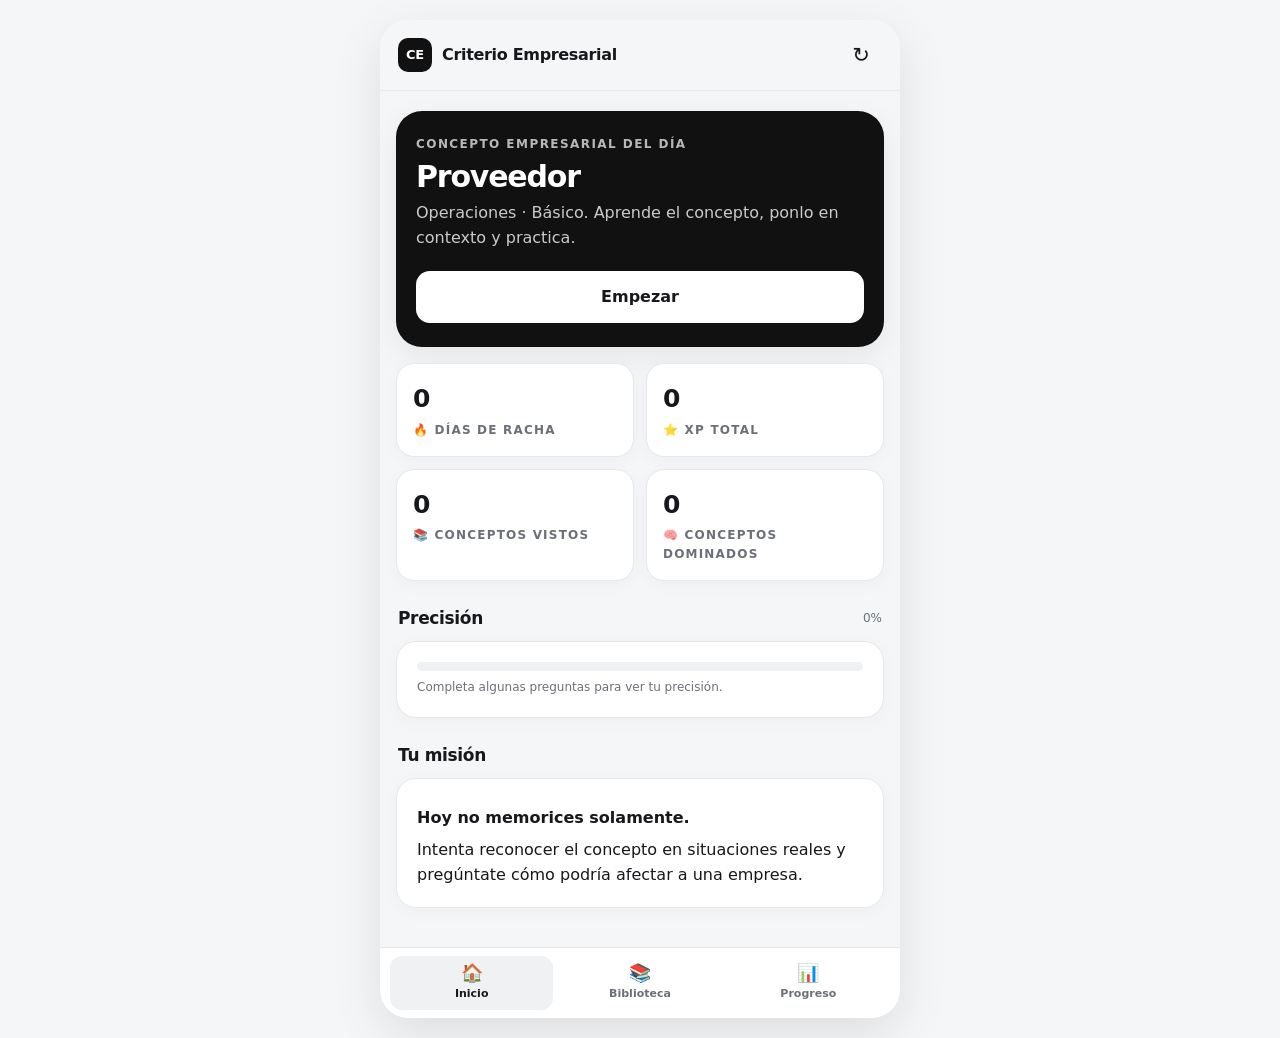
<file: index.html>
<!DOCTYPE html>
<html lang="es">

<head>

    <meta charset="UTF-8">

    <meta
        name="viewport"
        content="width=device-width, initial-scale=1.0, viewport-fit=cover"
    >

    <meta
        name="theme-color"
        content="#111111"
    >

    <meta
        name="description"
        content="Aprende conocimiento y criterio empresarial mediante aprendizaje diario y práctica."
    >

    <title>
        Criterio Empresarial
    </title>


    <style>

        /* =========================================================
           VARIABLES
        ========================================================= */

        :root {

            --bg:
                #f5f6f8;

            --card:
                #ffffff;

            --text:
                #17181b;

            --muted:
                #6b7078;

            --border:
                #e5e7eb;

            --black:
                #111111;

            --red:
                #d91f26;

            --soft:
                #f0f1f3;

            --green:
                #177245;

            --green-bg:
                #eaf7ef;

            --danger:
                #b42318;

            --danger-bg:
                #fff0ee;

            --yellow:
                #9a6700;

            --yellow-bg:
                #fff8df;

            --shadow:
                0 10px 30px rgba(0, 0, 0, 0.07);

            --radius:
                20px;

        }


        /* =========================================================
           RESET
        ========================================================= */

        * {
            box-sizing:
                border-box;
        }


        html {

            scroll-behavior:
                smooth;

        }


        body {

            margin:
                0;

            background:
                var(--bg);

            color:
                var(--text);

            font-family:
                Inter,
                system-ui,
                -apple-system,
                BlinkMacSystemFont,
                "Segoe UI",
                Roboto,
                Arial,
                sans-serif;

            line-height:
                1.55;

        }


        button,
        input {

            font:
                inherit;

        }


        button {

            cursor:
                pointer;

        }


        /* =========================================================
           APP
        ========================================================= */

        .app {

            width:
                min(100%, 520px);

            min-height:
                100vh;

            margin:
                0 auto;

            background:
                var(--bg);

        }


        /* =========================================================
           HEADER
        ========================================================= */

        .topbar {

            position:
                sticky;

            top:
                0;

            z-index:
                20;

            display:
                flex;

            align-items:
                center;

            justify-content:
                space-between;

            padding:
                calc(14px + env(safe-area-inset-top))
                18px
                14px;

            background:
                rgba(245, 246, 248, 0.94);

            backdrop-filter:
                blur(12px);

            border-bottom:
                1px solid rgba(229, 231, 235, 0.75);

        }


        .brand {

            display:
                flex;

            align-items:
                center;

            gap:
                10px;

            font-weight:
                800;

            letter-spacing:
                -0.02em;

        }


        .brand-mark {

            width:
                34px;

            height:
                34px;

            border-radius:
                10px;

            display:
                grid;

            place-items:
                center;

            background:
                var(--black);

            color:
                white;

            font-size:
                13px;

            font-weight:
                900;

        }


        .icon-btn {

            border:
                0;

            background:
                transparent;

            width:
                42px;

            height:
                42px;

            border-radius:
                12px;

            display:
                grid;

            place-items:
                center;

            color:
                var(--text);

            font-size:
                21px;

        }


        .icon-btn:hover {

            background:
                var(--soft);

        }


        /* =========================================================
           MAIN
        ========================================================= */

        main {

            padding:
                20px
                16px
                100px;

        }


        .screen {

            display:
                none;

            animation:
                fade 0.2s ease;

        }


        .screen.active {

            display:
                block;

        }


        @keyframes fade {

            from {

                opacity:
                    0;

                transform:
                    translateY(4px);

            }

            to {

                opacity:
                    1;

                transform:
                    none;

            }

        }


        /* =========================================================
           HERO
        ========================================================= */

        .hero {

            background:
                var(--black);

            color:
                white;

            border-radius:
                26px;

            padding:
                24px 20px;

            box-shadow:
                var(--shadow);

            margin-bottom:
                16px;

        }


        .eyebrow {

            font-size:
                12px;

            font-weight:
                800;

            letter-spacing:
                0.12em;

            text-transform:
                uppercase;

            opacity:
                0.7;

        }


        .hero h1 {

            margin:
                7px 0 8px;

            font-size:
                30px;

            line-height:
                1.08;

            letter-spacing:
                -0.04em;

        }


        .hero p {

            margin:
                0;

            color:
                rgba(255, 255, 255, 0.78);

        }


        .hero-actions {

            display:
                flex;

            gap:
                10px;

            margin-top:
                20px;

        }


        /* =========================================================
           BUTTONS
        ========================================================= */

        .btn {

            width:
                100%;

            border:
                0;

            border-radius:
                14px;

            padding:
                14px 16px;

            font-weight:
                800;

            transition:
                0.15s transform,
                0.15s opacity;

        }


        .btn:active {

            transform:
                scale(0.98);

        }


        .btn-primary {

            background:
                var(--black);

            color:
                white;

        }


        .btn-light {

            background:
                white;

            color:
                var(--text);

        }


        .btn-danger {

            background:
                var(--red);

            color:
                white;

        }


        .btn-outline {

            background:
                transparent;

            color:
                var(--text);

            border:
                1px solid var(--border);

        }


        .btn:disabled {

            opacity:
                0.45;

            cursor:
                not-allowed;

        }


        /* =========================================================
           STATS
        ========================================================= */

        .grid-2 {

            display:
                grid;

            grid-template-columns:
                1fr 1fr;

            gap:
                12px;

        }


        .stat {

            background:
                var(--card);

            border:
                1px solid var(--border);

            border-radius:
                18px;

            padding:
                16px;

            box-shadow:
                0 4px 18px rgba(0, 0, 0, 0.03);

        }


        .stat .value {

            font-size:
                25px;

            font-weight:
                850;

            letter-spacing:
                -0.04em;

        }


        .stat .label {

            font-size:
                12px;

            color:
                var(--muted);

            margin-top:
                2px;

        }


        /* =========================================================
           TITULOS
        ========================================================= */

        .section-title {

            display:
                flex;

            justify-content:
                space-between;

            align-items:
                center;

            margin:
                24px 2px 10px;

        }


        .section-title h2 {

            font-size:
                17px;

            margin:
                0;

            letter-spacing:
                -0.02em;

        }


        .section-title span {

            font-size:
                12px;

            color:
                var(--muted);

        }


        /* =========================================================
           CARD
        ========================================================= */

        .card {

            background:
                var(--card);

            border:
                1px solid var(--border);

            border-radius:
                var(--radius);

            padding:
                20px;

            box-shadow:
                0 4px 18px rgba(0, 0, 0, 0.03);

            margin-bottom:
                14px;

        }


        .card p {

            margin:
                7px 0 0;

        }


        /* =========================================================
           TERM
        ========================================================= */

        .term {

            font-size:
                34px;

            line-height:
                1.05;

            letter-spacing:
                -0.045em;

            margin:
                6px 0 0;

            font-weight:
                900;

        }


        .concept-meta {

            display:
                flex;

            gap:
                8px;

            flex-wrap:
                wrap;

            margin:
                12px 0;

        }


        .badge {

            display:
                inline-flex;

            align-items:
                center;

            padding:
                6px 9px;

            border-radius:
                999px;

            background:
                var(--soft);

            font-size:
                11px;

            font-weight:
                800;

        }


        .badge.basic {

            background:
                var(--green-bg);

            color:
                #17633d;

        }


        .badge.intermediate {

            background:
                var(--yellow-bg);

            color:
                #805600;

        }


        .badge.advanced {

            background:
                var(--danger-bg);

            color:
                #a51c14;

        }


        /* =========================================================
           LABELS
        ========================================================= */

        .label {

            margin-top:
                20px;

            font-size:
                11px;

            font-weight:
                900;

            text-transform:
                uppercase;

            letter-spacing:
                0.1em;

            color:
                var(--muted);

        }


        /* =========================================================
           EJEMPLO
        ========================================================= */

        .quote {

            margin-top:
                10px;

            border-left:
                3px solid var(--red);

            padding:
                10px 12px;

            background:
                #fafafa;

            border-radius:
                0 12px 12px 0;

        }


        /* =========================================================
           RELACIONADOS
        ========================================================= */

        .related {

            display:
                flex;

            flex-wrap:
                wrap;

            gap:
                8px;

            margin-top:
                10px;

        }


        .related span {

            padding:
                7px 10px;

            border-radius:
                10px;

            background:
                var(--soft);

            font-size:
                12px;

            font-weight:
                700;

        }


        /* =========================================================
           PROGRESO
        ========================================================= */

        .progressbar {

            height:
                9px;

            background:
                var(--soft);

            border-radius:
                99px;

            overflow:
                hidden;

        }


        .progressbar > div {

            height:
                100%;

            width:
                0;

            background:
                var(--red);

            border-radius:
                99px;

            transition:
                width 0.4s ease;

        }


        /* =========================================================
           PREGUNTA
        ========================================================= */

        .question-card {

            background:
                white;

            border:
                1px solid var(--border);

            border-radius:
                20px;

            padding:
                18px;

        }


        .question {

            font-size:
                18px;

            font-weight:
                800;

            line-height:
                1.35;

            margin:
                0;

        }


        .options {

            display:
                grid;

            gap:
                10px;

            margin-top:
                16px;

        }


        .option {

            width:
                100%;

            text-align:
                left;

            background:
                white;

            border:
                1px solid var(--border);

            border-radius:
                15px;

            padding:
                14px;

            display:
                flex;

            gap:
                12px;

            align-items:
                flex-start;

            color:
                var(--text);

        }


        .option:hover {

            border-color:
                #b7bac0;

            background:
                #fafafa;

        }


        .option.selected {

            border:
                2px solid var(--black);

            padding:
                13px;

            background:
                #f8f8f8;

        }


        .option.correct {

            border-color:
                var(--green);

            background:
                var(--green-bg);

        }


        .option.wrong {

            border-color:
                var(--danger);

            background:
                var(--danger-bg);

        }


        .option-letter {

            width:
                28px;

            height:
                28px;

            min-width:
                28px;

            border-radius:
                9px;

            display:
                grid;

            place-items:
                center;

            background:
                var(--soft);

            font-weight:
                900;

            font-size:
                12px;

        }


        /* =========================================================
           FEEDBACK
        ========================================================= */

        .feedback {

            margin-top:
                14px;

            padding:
                15px;

            border-radius:
                15px;

            border:
                1px solid var(--border);

        }


        .feedback.correct {

            background:
                var(--green-bg);

            border-color:
                #bce6ca;

        }


        .feedback.wrong {

            background:
                var(--danger-bg);

            border-color:
                #f2c0bb;

        }


        .feedback strong {

            display:
                block;

            margin-bottom:
                4px;

        }


        /* =========================================================
           XP
        ========================================================= */

        .xp {

            display:
                inline-flex;

            align-items:
                center;

            gap:
                7px;

            background:
                var(--black);

            color:
                white;

            border-radius:
                999px;

            padding:
                7px 11px;

            font-size:
                12px;

            font-weight:
                900;

        }


        /* =========================================================
           BUSCADOR
        ========================================================= */

        .library-search {

            width:
                100%;

            border:
                1px solid var(--border);

            border-radius:
                14px;

            padding:
                13px 14px;

            outline:
                none;

            background:
                white;

        }


        .library-search:focus {

            border-color:
                #999;

        }


        /* =========================================================
           FILTROS
        ========================================================= */

        .filter-row {

            display:
                flex;

            gap:
                8px;

            overflow:
                auto;

            padding:
                10px 0 2px;

        }


        .filter {

            white-space:
                nowrap;

            border:
                1px solid var(--border);

            background:
                white;

            border-radius:
                999px;

            padding:
                8px 11px;

            font-size:
                12px;

            font-weight:
                800;

        }


        .filter.active {

            background:
                var(--black);

            color:
                white;

            border-color:
                var(--black);

        }


        /* =========================================================
           LISTA
        ========================================================= */

        .concept-item {

            display:
                flex;

            align-items:
                center;

            justify-content:
                space-between;

            gap:
                12px;

            padding:
                15px 0;

            border-bottom:
                1px solid var(--border);

        }


        .concept-item:last-child {

            border-bottom:
                0;

        }


        .concept-item h3 {

            margin:
                0;

            font-size:
                15px;

        }


        .concept-item p {

            margin:
                2px 0 0;

            font-size:
                12px;

            color:
                var(--muted);

        }


        .mastery {

            font-size:
                11px;

            font-weight:
                900;

            white-space:
                nowrap;

        }


        /* =========================================================
           OTROS
        ========================================================= */

        .empty {

            padding:
                30px 10px;

            text-align:
                center;

            color:
                var(--muted);

        }


        .small-note {

            font-size:
                12px;

            color:
                var(--muted);

        }


        .success-text {

            color:
                var(--green);

        }


        .next-box {

            background:
                #fafafa;

            border:
                1px dashed #d6d8dc;

            padding:
                14px;

            border-radius:
                15px;

            margin-top:
                14px;

        }


        /* =========================================================
           TOAST
        ========================================================= */

        .toast {

            position:
                fixed;

            left:
                50%;

            bottom:
                78px;

            transform:
                translate(-50%, 20px);

            background:
                var(--black);

            color:
                white;

            padding:
                12px 16px;

            border-radius:
                13px;

            font-size:
                13px;

            font-weight:
                700;

            opacity:
                0;

            pointer-events:
                none;

            z-index:
                50;

            transition:
                0.2s;

            width:
                max-content;

            max-width:
                90%;

        }


        .toast.show {

            opacity:
                1;

            transform:
                translate(-50%, 0);

        }


        /* =========================================================
           NAV
        ========================================================= */

        .bottom-nav {

            position:
                fixed;

            z-index:
                30;

            bottom:
                0;

            left:
                50%;

            transform:
                translateX(-50%);

            width:
                min(100%, 520px);

            padding:
                8px
                10px
                calc(8px + env(safe-area-inset-bottom));

            background:
                rgba(255, 255, 255, 0.96);

            backdrop-filter:
                blur(14px);

            border-top:
                1px solid var(--border);

            display:
                grid;

            grid-template-columns:
                repeat(3, 1fr);

            gap:
                5px;

        }


        .nav-btn {

            border:
                0;

            background:
                transparent;

            border-radius:
                12px;

            padding:
                8px 4px;

            color:
                var(--muted);

            font-size:
                11px;

            font-weight:
                800;

            display:
                grid;

            gap:
                3px;

            place-items:
                center;

        }


        .nav-btn.active {

            color:
                var(--text);

            background:
                var(--soft);

        }


        .nav-icon {

            font-size:
                18px;

            line-height:
                1;

        }


        /* =========================================================
           DESKTOP
        ========================================================= */

        @media (min-width: 700px) {

            body {

                padding:
                    20px 0;

            }


            .app {

                border-radius:
                    28px;

                overflow:
                    hidden;

                box-shadow:
                    0 15px 50px rgba(0, 0, 0, 0.1);

            }


            .topbar {

                position:
                    relative;

            }


            .bottom-nav {

                position:
                    relative;

                transform:
                    none;

                left:
                    auto;

                width:
                    100%;

            }


            main {

                padding-bottom:
                    25px;

            }

        }

    </style>

</head>


<body>


<div class="app">


    <!-- =========================================================
         HEADER
    ========================================================== -->

    <header class="topbar">

        <div class="brand">

            <div class="brand-mark">
                CE
            </div>

            <span>
                Criterio Empresarial
            </span>

        </div>


        <button
            class="icon-btn"
            id="resetBtn"
            aria-label="Restablecer progreso"
            title="Restablecer progreso"
        >
            ↻
        </button>

    </header>



    <main>


        <!-- =====================================================
             INICIO
        ====================================================== -->

        <section
            class="screen active"
            id="screen-home"
        >


            <div class="hero">

                <div class="eyebrow">
                    Concepto empresarial del día
                </div>


                <h1 id="homeTerm">
                    Activo
                </h1>


                <p id="homeIntro">
                    Aprende, entiende y practica.
                </p>


                <div class="hero-actions">

                    <button
                        class="btn btn-light"
                        id="startBtn"
                    >
                        Empezar
                    </button>

                </div>

            </div>



            <!-- ESTADÍSTICAS -->

            <div class="grid-2">


                <div class="stat">

                    <div
                        class="value"
                        id="streakValue"
                    >
                        0
                    </div>

                    <div class="label">
                        🔥 días de racha
                    </div>

                </div>


                <div class="stat">

                    <div
                        class="value"
                        id="xpValue"
                    >
                        0
                    </div>

                    <div class="label">
                        ⭐ XP total
                    </div>

                </div>


                <div class="stat">

                    <div
                        class="value"
                        id="learnedValue"
                    >
                        0
                    </div>

                    <div class="label">
                        📚 conceptos vistos
                    </div>

                </div>


                <div class="stat">

                    <div
                        class="value"
                        id="masteredValue"
                    >
                        0
                    </div>

                    <div class="label">
                        🧠 conceptos dominados
                    </div>

                </div>


            </div>



            <!-- PRECISIÓN -->

            <div class="section-title">

                <h2>
                    Precisión
                </h2>

                <span id="accuracyText">
                    0%
                </span>

            </div>


            <div class="card">

                <div class="progressbar">

                    <div
                        id="accuracyBar"
                    ></div>

                </div>


                <p
                    class="small-note"
                    id="accuracyNote"
                >
                    Completa algunas preguntas para ver tu precisión.
                </p>

            </div>



            <!-- MISIÓN -->

            <div class="section-title">

                <h2>
                    Tu misión
                </h2>

            </div>


            <div class="card">

                <p>
                    <strong>
                        Hoy no memorices solamente.
                    </strong>
                </p>

                <p>
                    Intenta reconocer el concepto en situaciones
                    reales y pregúntate cómo podría afectar a una empresa.
                </p>

            </div>


        </section>



        <!-- =====================================================
             APRENDER
        ====================================================== -->

        <section
            class="screen"
            id="screen-learn"
        >


            <div class="section-title">

                <h2>
                    Aprender
                </h2>

                <span id="learnStep">
                    1 / 4
                </span>

            </div>


            <div class="card">


                <div class="eyebrow">
                    Concepto del día
                </div>


                <div
                    class="term"
                    id="learnTerm"
                >
                    Activo
                </div>


                <div class="concept-meta">

                    <span
                        class="badge"
                        id="learnCategory"
                    >
                        Contabilidad
                    </span>


                    <span
                        class="badge"
                        id="learnLevel"
                    >
                        Básico
                    </span>

                </div>



                <div class="label">
                    Significado sencillo
                </div>


                <p id="learnDefinition"></p>



                <div class="label">
                    Entiéndelo
                </div>


                <p id="learnExplanation"></p>



                <div class="label">
                    Ejemplo empresarial
                </div>


                <div
                    class="quote"
                    id="learnExample"
                ></div>



                <div class="label">
                    ¿Por qué importa?
                </div>


                <p id="learnWhy"></p>



                <div class="label">
                    Relacionado con
                </div>


                <div
                    class="related"
                    id="learnRelated"
                ></div>



                <div style="margin-top:20px">

                    <button
                        class="btn btn-primary"
                        id="toPracticeBtn"
                    >
                        Lo entiendo → Practicar
                    </button>

                </div>


            </div>


        </section>



        <!-- =====================================================
             PRACTICAR
        ====================================================== -->

        <section
            class="screen"
            id="screen-practice"
        >


            <div class="section-title">

                <h2>
                    Piensa como empresario
                </h2>

                <span id="practiceTerm">
                    Activo
                </span>

            </div>


            <div class="question-card">


                <p
                    class="question"
                    id="questionText"
                ></p>


                <div
                    class="options"
                    id="options"
                ></div>


                <button
                    class="btn btn-primary"
                    id="checkBtn"
                    disabled
                    style="margin-top:15px"
                >
                    Comprobar respuesta
                </button>


                <div
                    id="feedback"
                    style="display:none"
                ></div>


            </div>


        </section>



        <!-- =====================================================
             RESULTADO
        ====================================================== -->

        <section
            class="screen"
            id="screen-result"
        >


            <div class="hero">


                <div
                    class="eyebrow"
                    id="resultEyebrow"
                >
                    Sesión completada
                </div>


                <h1 id="resultTitle">
                    ¡Correcto!
                </h1>


                <p id="resultSubtitle"></p>


                <div style="margin-top:16px">

                    <span
                        class="xp"
                        id="resultXp"
                    >
                        +10 XP
                    </span>

                </div>


            </div>



            <div class="card">


                <div class="label">
                    Explicación
                </div>


                <p id="resultExplanation"></p>



                <div class="label">
                    Qué debes recordar
                </div>


                <p id="resultRemember"></p>



                <div class="next-box">

                    <strong>
                        🎯 Siguiente objetivo
                    </strong>


                    <p
                        class="small-note"
                        id="nextObjective"
                    >
                        Vuelve mañana para continuar.
                    </p>

                </div>


                <button
                    class="btn btn-primary"
                    id="finishBtn"
                    style="margin-top:15px"
                >
                    Volver al inicio
                </button>


            </div>


        </section>



        <!-- =====================================================
             PROGRESO
        ====================================================== -->

        <section
            class="screen"
            id="screen-progress"
        >


            <div class="section-title">

                <h2>
                    Tu progreso
                </h2>

            </div>



            <div class="grid-2">


                <div class="stat">

                    <div
                        class="value"
                        id="pXp"
                    >
                        0
                    </div>

                    <div class="label">
                        ⭐ XP
                    </div>

                </div>


                <div class="stat">

                    <div
                        class="value"
                        id="pStreak"
                    >
                        0
                    </div>

                    <div class="label">
                        🔥 racha
                    </div>

                </div>


                <div class="stat">

                    <div
                        class="value"
                        id="pSeen"
                    >
                        0
                    </div>

                    <div class="label">
                        📚 vistos
                    </div>

                </div>


                <div class="stat">

                    <div
                        class="value"
                        id="pMastered"
                    >
                        0
                    </div>

                    <div class="label">
                        🧠 dominados
                    </div>

                </div>


            </div>



            <div class="section-title">

                <h2>
                    Precisión general
                </h2>

                <span id="pAccuracy">
                    0%
                </span>

            </div>


            <div class="card">

                <div class="progressbar">

                    <div
                        id="pAccuracyBar"
                    ></div>

                </div>

            </div>



            <div class="section-title">

                <h2>
                    Dominio por concepto
                </h2>

            </div>


            <div
                class="card"
                id="masteryList"
            ></div>


        </section>



        <!-- =====================================================
             BIBLIOTECA
        ====================================================== -->

        <section
            class="screen"
            id="screen-library"
        >


            <div class="section-title">

                <h2>
                    Biblioteca
                </h2>

                <span>
                    30 conceptos
                </span>

            </div>



            <input
                class="library-search"
                id="searchInput"
                type="search"
                placeholder="Buscar un concepto..."
            >



            <div
                class="filter-row"
                id="filters"
            ></div>



            <div
                class="card"
                id="libraryList"
            ></div>


        </section>


    </main>



    <!-- =========================================================
         NAVEGACIÓN
    ========================================================== -->

    <nav class="bottom-nav">


        <button
            class="nav-btn active"
            data-screen="home"
        >

            <span class="nav-icon">
                🏠
            </span>

            Inicio

        </button>


        <button
            class="nav-btn"
            data-screen="library"
        >

            <span class="nav-icon">
                📚
            </span>

            Biblioteca

        </button>


        <button
            class="nav-btn"
            data-screen="progress"
        >

            <span class="nav-icon">
                📊
            </span>

            Progreso

        </button>


    </nav>


</div>



<div
    class="toast"
    id="toast"
></div>



<script>

/* =============================================================
   DATOS DE LOS CONCEPTOS
============================================================= */

const concepts = [

    {
        id: 1,

        nombre: "Ingreso",

        categoria: "Finanzas",

        nivel: "Básico",

        definicion:
            "Dinero que una empresa genera como resultado de sus actividades.",

        explicacion:
            "Si una empresa vende productos o servicios y recibe una contraprestación a cambio, está generando ingresos. Ingreso no significa automáticamente utilidad.",

        ejemplo:
            "Una tienda vende 10 productos a $20 cada uno. Sus ventas generan $200 de ingresos.",

        porQue:
            "Distinguir ingresos de utilidad ayuda a evitar el error de pensar que todo el dinero vendido representa ganancia.",

        pregunta:
            "Una tienda tuvo $10.000 en ventas este mes. ¿Significa que ganó $10.000?",

        opciones: [

            "Sí, porque vendió $10.000.",

            "No necesariamente; los $10.000 son ingresos y todavía deben considerarse costos, gastos y otros elementos.",

            "Sí, siempre que haya cobrado.",

            "No, porque las ventas nunca son ingresos."

        ],

        respuesta: 1,

        explicacionRespuesta:
            "Los $10.000 representan ingresos por ventas. Para determinar la utilidad deben considerarse los costos, gastos y otros elementos correspondientes.",

        recordar:
            "Ingreso es lo que genera la actividad; no es sinónimo de utilidad.",

        relacionados: [

            "Ventas",
            "Costo",
            "Gasto",
            "Utilidad",
            "Margen"

        ]

    },


    {
        id: 2,

        nombre: "Costo",

        categoria: "Finanzas",

        nivel: "Básico",

        definicion:
            "Desembolso o consumo de recursos económicos relacionado con obtener o producir un producto o servicio.",

        explicacion:
            "Cuando compras o produces algo destinado a generar ingresos, los recursos utilizados pueden formar parte de su costo según el contexto y el tratamiento contable.",

        ejemplo:
            "Compras un cable por $8 y lo vendes por $15. Los $8 están relacionados con el costo del producto vendido.",

        porQue:
            "Conocer los costos permite analizar cuánto cuesta generar las ventas y cuánto margen queda antes de otros gastos.",

        pregunta:
            "Compras un producto por $10 y lo vendes por $20. ¿Tu ganancia es automáticamente $20?",

        opciones: [

            "Sí, porque recibiste $20.",

            "No. $20 es el ingreso de la venta; hay que considerar el costo y otros gastos aplicables.",

            "Sí, si el cliente pagó en efectivo.",

            "No, porque una venta nunca produce utilidad."

        ],

        respuesta: 1,

        explicacionRespuesta:
            "Los $20 son el ingreso de la venta. El costo del producto y otros conceptos deben considerarse para determinar el resultado.",

        recordar:
            "Precio de venta, ingreso, costo y utilidad son conceptos diferentes.",

        relacionados: [

            "Ingreso",
            "Gasto",
            "Margen",
            "Utilidad"

        ]

    },


    {
        id: 3,

        nombre: "Gasto",

        categoria: "Finanzas",

        nivel: "Básico",

        definicion:
            "Desembolso o consumo de recursos relacionado con el funcionamiento de una empresa.",

        explicacion:
            "Los gastos permiten sostener actividades del negocio, como administración, alquiler, servicios, publicidad u otras funciones, según el caso.",

        ejemplo:
            "Una tienda paga $300 de alquiler para mantener funcionando su local.",

        porQue:
            "Separar costos y gastos ayuda a entender dónde se están utilizando los recursos del negocio.",

        pregunta:
            "Tu tienda vende $5.000 y paga $500 de publicidad. ¿La publicidad afecta el resultado económico?",

        opciones: [

            "No, porque la publicidad no es un producto.",

            "Sí, porque es un desembolso relacionado con la actividad del negocio y debe considerarse según su tratamiento contable.",

            "No, porque solo afectan los costos.",

            "Sí, pero solamente si no hubo ventas."

        ],

        respuesta: 1,

        explicacionRespuesta:
            "La publicidad representa un desembolso relacionado con la actividad del negocio y puede afectar el resultado económico.",

        recordar:
            "Un gasto puede ser necesario para operar y aun así reducir el resultado económico.",

        relacionados: [

            "Costo",
            "Ingreso",
            "Utilidad",
            "Publicidad"

        ]

    },


    {
        id: 4,

        nombre: "Utilidad",

        categoria: "Finanzas",

        nivel: "Básico",

        definicion:
            "Resultado positivo que queda después de considerar los costos y gastos correspondientes.",

        explicacion:
            "Una empresa puede generar ingresos y, después de reconocer los costos y gastos aplicables, obtener una utilidad.",

        ejemplo:
            "Una empresa obtiene $10.000 de ingresos y, después de considerar sus costos y gastos correspondientes, tiene $2.000 de utilidad.",

        porQue:
            "La utilidad permite analizar si la actividad empresarial está generando un resultado positivo bajo un determinado período y criterio.",

        pregunta:
            "¿Una empresa puede tener muchas ventas y poca utilidad?",

        opciones: [

            "No, muchas ventas siempre significan mucha utilidad.",

            "Sí, porque puede tener costos y gastos elevados.",

            "No, si vende más de $1.000.",

            "Solo si no tiene clientes."

        ],

        respuesta: 1,

        explicacionRespuesta:
            "Sí. Un negocio puede vender mucho y aun así obtener poca utilidad si sus costos y gastos son elevados.",

        recordar:
            "Más ventas no siempre significan más utilidad.",

        relacionados: [

            "Ingreso",
            "Costo",
            "Gasto",
            "Margen",
            "Rentabilidad"

        ]

    },


    {
        id: 5,

        nombre: "Pérdida",

        categoria: "Finanzas",

        nivel: "Básico",

        definicion:
            "Resultado negativo cuando los costos, gastos u otros efectos reconocidos superan los ingresos u otros resultados positivos correspondientes.",

        explicacion:
            "Una empresa puede vender productos y aun así terminar con pérdida si el resultado de sus costos, gastos y demás partidas supera lo que genera.",

        ejemplo:
            "Una empresa tiene ingresos de $5.000 pero sus costos y gastos reconocidos ascienden a $6.000.",

        porQue:
            "Identificar pérdidas permite detectar problemas de precios, costos, gastos, demanda u operación.",

        pregunta:
            "¿Tener $5.000 en ventas significa necesariamente que el negocio fue rentable?",

        opciones: [

            "Sí.",

            "No; puede existir pérdida si los costos y gastos son superiores al resultado generado.",

            "Sí, si tiene inventario.",

            "Solo depende del número de clientes."

        ],

        respuesta: 1,

        explicacionRespuesta:
            "Las ventas por sí solas no determinan rentabilidad. Deben analizarse junto con costos, gastos y otros elementos.",

        recordar:
            "Ventas no son lo mismo que rentabilidad.",

        relacionados: [

            "Utilidad",
            "Ingreso",
            "Gasto",
            "Rentabilidad"

        ]

    },


    {
        id: 6,

        nombre: "Precio",

        categoria: "Ventas",

        nivel: "Básico",

        definicion:
            "Cantidad de dinero que se establece para vender un producto o servicio.",

        explicacion:
            "El precio es una decisión comercial que puede considerar costos, demanda, competencia, valor percibido y estrategia.",

        ejemplo:
            "Una empresa establece un precio de $25 para un producto.",

        porQue:
            "Un precio mal planteado puede reducir el margen, dificultar las ventas o hacer que la empresa pierda oportunidades.",

        pregunta:
            "¿El precio debería determinarse únicamente mirando cuánto cobra la competencia?",

        opciones: [

            "Sí, siempre.",

            "No. También deberían analizarse costos, demanda, valor percibido, posicionamiento y estrategia.",

            "Sí, porque el mercado decide todo.",

            "No, porque el precio nunca importa."

        ],

        respuesta: 1,

        explicacionRespuesta:
            "La competencia es una referencia, pero el precio también depende de costos, demanda, valor percibido y estrategia.",

        recordar:
            "El precio es una decisión estratégica, no solamente una copia del competidor.",

        relacionados: [

            "Costo",
            "Margen",
            "Valor",
            "Competencia"

        ]

    },


    {
        id: 7,

        nombre: "Venta",

        categoria: "Ventas",

        nivel: "Básico",

        definicion:
            "Intercambio mediante el cual una empresa ofrece un producto o servicio a un cliente a cambio de una contraprestación.",

        explicacion:
            "Una venta es una operación comercial. Puede generar ingresos, pero eso no significa automáticamente que exista utilidad.",

        ejemplo:
            "Una tienda vende un monitor por $150.",

        porQue:
            "Entender la diferencia entre venta, ingreso y utilidad ayuda a analizar el negocio correctamente.",

        pregunta:
            "¿Una venta siempre significa que el negocio ganó dinero?",

        opciones: [

            "Sí.",

            "No. Una venta puede generar ingresos, pero la rentabilidad depende también de costos y otros gastos.",

            "Sí, si el producto se entregó.",

            "Solo si fue una venta online."

        ],

        respuesta: 1,

        explicacionRespuesta:
            "Una venta puede generar ingresos, pero para conocer el resultado económico hay que considerar costos y gastos.",

        recordar:
            "Una venta es una operación; la utilidad es un resultado.",

        relacionados: [

            "Ingreso",
            "Cliente",
            "Precio",
            "Margen"

        ]

    },


    {
        id: 8,

        nombre: "Cliente",

        categoria: "Ventas",

        nivel: "Básico",

        definicion:
            "Persona o empresa que adquiere productos o servicios de un negocio.",

        explicacion:
            "El cliente es quien compra una solución. Comprender sus necesidades, problemas y comportamiento es fundamental para vender y crear valor.",

        ejemplo:
            "Una persona compra un SSD en una tienda de tecnología.",

        porQue:
            "Sin clientes dispuestos a comprar, una oferta difícilmente puede convertirse en un negocio sostenible.",

        pregunta:
            "¿Es mejor conseguir nuevos clientes o lograr que algunos clientes vuelvan a comprar?",

        opciones: [

            "Siempre nuevos.",

            "Siempre repetidores.",

            "Depende del modelo de negocio; adquisición y retención cumplen funciones diferentes y ambas pueden ser importantes.",

            "Ninguno importa si el producto es bueno."

        ],

        respuesta: 2,

        explicacionRespuesta:
            "La respuesta depende del modelo. La adquisición trae nuevos clientes y la retención puede aumentar el valor de los clientes existentes.",

        recordar:
            "Adquirir y retener clientes son problemas empresariales diferentes.",

        relacionados: [

            "Venta",
            "Retención",
            "Marketing",
            "Cliente potencial"

        ]

    },


    {
        id: 9,

        nombre: "Proveedor",

        categoria: "Operaciones",

        nivel: "Básico",

        definicion:
            "Persona o empresa que suministra productos, materiales o servicios a otra empresa.",

        explicacion:
            "Los proveedores forman parte de la cadena que permite que una empresa consiga los recursos necesarios para operar.",

        ejemplo:
            "Una tienda compra cables a un proveedor mayorista.",

        porQue:
            "Precio, calidad, disponibilidad y tiempos de entrega del proveedor pueden afectar directamente al negocio.",

        pregunta:
            "¿Por qué puede ser peligroso depender completamente de un solo proveedor?",

        opciones: [

            "Porque un proveedor nunca es útil.",

            "Porque problemas de precio, disponibilidad, calidad o entrega podrían afectar las operaciones.",

            "Porque los proveedores siempre cobran más.",

            "Porque tener proveedores reduce las ventas."

        ],

        respuesta: 1,

        explicacionRespuesta:
            "Una dependencia excesiva puede hacer que una interrupción del proveedor afecte inventario, precios o capacidad de vender.",

        recordar:
            "Un proveedor también representa un riesgo operativo que debe gestionarse.",

        relacionados: [

            "Inventario",
            "Costo",
            "Compras",
            "Operaciones"

        ]

    },


    {
        id: 10,

        nombre: "Activo",

        categoria: "Contabilidad",

        nivel: "Básico",

        definicion:
            "Recurso económico que una empresa controla como resultado de hechos pasados y del que se esperan beneficios económicos futuros.",

        explicacion:
            "Un activo puede ser efectivo, inventario, equipos, cuentas por cobrar u otros recursos que cumplen los criterios contables correspondientes.",

        ejemplo:
            "El inventario de productos de una tienda es un activo.",

        porQue:
            "Conocer los activos ayuda a entender qué recursos económicos controla la empresa.",

        pregunta:
            "Compras $1.000 de productos para venderlos. ¿Son automáticamente un gasto?",

        opciones: [

            "Sí, porque salió dinero.",

            "No necesariamente; inicialmente pueden formar parte del inventario, que es un activo. Al venderse, se reconoce el costo correspondiente según las reglas contables aplicables.",

            "Sí, siempre que se paguen en efectivo.",

            "Son una utilidad."

        ],

        respuesta: 1,

        explicacionRespuesta:
            "La salida de efectivo no convierte automáticamente la compra en gasto. Los productos para la venta pueden reconocerse inicialmente como inventario, un activo, y su costo se reconoce cuando corresponda.",

        recordar:
            "La salida de dinero y el reconocimiento contable de un gasto no son necesariamente lo mismo.",

        relacionados: [

            "Inventario",
            "Pasivo",
            "Patrimonio",
            "Depreciación"

        ]

    },


    {
        id: 11,

        nombre: "Pasivo",

        categoria: "Contabilidad",

        nivel: "Intermedio",

        definicion:
            "Obligación presente de una empresa que deberá cumplir en el futuro.",

        explicacion:
            "Las obligaciones pueden surgir por compras a crédito, préstamos, impuestos y otras operaciones, según corresponda.",

        ejemplo:
            "Una empresa compra mercancía a crédito y queda debiendo $2.000 al proveedor.",

        porQue:
            "Conocer los pasivos ayuda a evaluar las obligaciones que la empresa debe gestionar.",

        pregunta:
            "¿Tener una deuda significa necesariamente que la empresa está quebrada?",

        opciones: [

            "Sí.",

            "No. Las obligaciones pueden formar parte normal de la financiación y operación; importa la capacidad de gestionarlas.",

            "Sí, si supera $1.000.",

            "Solo si tiene inventario."

        ],

        respuesta: 1,

        explicacionRespuesta:
            "Una deuda no implica por sí sola insolvencia. Debe analizarse su tamaño, vencimiento, costo y capacidad de pago.",

        recordar:
            "Pasivo significa obligación; no es sinónimo de quiebra.",

        relacionados: [

            "Activo",
            "Patrimonio",
            "Deuda",
            "Liquidez"

        ]

    },


    {
        id: 12,

        nombre: "Patrimonio",

        categoria: "Contabilidad",

        nivel: "Intermedio",

        definicion:
            "Participación residual de los propietarios en los activos de una empresa después de considerar sus pasivos.",

        explicacion:
            "En términos simplificados, patrimonio = activos - pasivos, dentro del marco contable correspondiente.",

        ejemplo:
            "Una empresa posee activos por $20.000 y tiene pasivos por $8.000. Su patrimonio contable sería $12.000.",

        porQue:
            "Ayuda a entender qué parte de los recursos de la empresa corresponde a los propietarios después de considerar las obligaciones.",

        pregunta:
            "Si aumentan las deudas y los activos permanecen iguales, ¿qué ocurre con el patrimonio?",

        opciones: [

            "Aumenta.",

            "Disminuye, en términos generales.",

            "No cambia nunca.",

            "Se convierte en ingreso."

        ],

        respuesta: 1,

        explicacionRespuesta:
            "Si los activos permanecen iguales y los pasivos aumentan, el patrimonio residual disminuye en términos generales.",

        recordar:
            "El patrimonio representa la participación residual de los propietarios.",

        relacionados: [

            "Activo",
            "Pasivo",
            "Capital"

        ]

    },


    {
        id: 13,

        nombre: "Inventario",

        categoria: "Operaciones",

        nivel: "Intermedio",

        definicion:
            "Productos o bienes que una empresa mantiene para venderlos o utilizarlos en sus operaciones.",

        explicacion:
            "El inventario representa recursos que todavía no han completado su ciclo de venta. Mantenerlo tiene beneficios, pero también costos y riesgos.",

        ejemplo:
            "Una tienda de tecnología tiene 50 adaptadores almacenados esperando ser vendidos.",

        porQue:
            "Un inventario excesivo puede inmovilizar dinero y aumentar costos de almacenamiento u obsolescencia.",

        pregunta:
            "¿Tener demasiado inventario siempre es bueno?",

        opciones: [

            "Sí, porque tener más productos siempre mejora el negocio.",

            "No. El exceso puede inmovilizar dinero, aumentar costos y generar riesgo de obsolescencia.",

            "Sí, si el proveedor es barato.",

            "No, porque una tienda nunca debe tener inventario."

        ],

        respuesta: 1,

        explicacionRespuesta:
            "El inventario debe equilibrarse con la demanda y la capacidad financiera y operativa del negocio.",

        recordar:
            "Inventario disponible no significa automáticamente dinero disponible.",

        relacionados: [

            "Activo",
            "Costo",
            "Ventas",
            "Flujo de caja"

        ]

    },


    {
        id: 14,

        nombre: "Margen",

        categoria: "Finanzas",

        nivel: "Intermedio",

        definicion:
            "Diferencia entre ingresos y determinados costos, normalmente expresada también como porcentaje.",

        explicacion:
            "Existen distintos tipos de margen. Su interpretación depende de qué costos se estén descontando.",

        ejemplo:
            "Compras un producto por $10 y lo vendes por $20. La diferencia antes de otros costos y gastos es $10.",

        porQue:
            "El margen permite evaluar cuánto queda de las ventas después de determinados costos y ayuda a tomar decisiones de precio.",

        pregunta:
            "Si mantienes el precio de venta pero aumenta tu costo, ¿qué ocurre con tu margen?",

        opciones: [

            "Aumenta.",

            "Se mantiene igual.",

            "Se reduce.",

            "Se convierte en ingreso."

        ],

        respuesta: 2,

        explicacionRespuesta:
            "Si el precio permanece igual y el costo aumenta, la diferencia entre ambos disminuye, por lo que el margen se reduce.",

        recordar:
            "Precio igual + costo mayor = menor margen, manteniendo los demás factores constantes.",

        relacionados: [

            "Precio",
            "Costo",
            "Utilidad",
            "Rentabilidad"

        ]

    },


    {
        id: 15,

        nombre: "Liquidez",

        categoria: "Finanzas",

        nivel: "Intermedio",

        definicion:
            "Capacidad de una empresa para disponer de recursos suficientes para cumplir sus obligaciones de corto plazo.",

        explicacion:
            "La liquidez se relaciona con la disponibilidad y conversión de recursos para afrontar pagos. No es lo mismo que rentabilidad.",

        ejemplo:
            "Una empresa puede ser rentable en sus estados financieros pero tener dificultades para pagar una obligación que vence esta semana.",

        porQue:
            "Una empresa necesita poder cumplir sus pagos a tiempo aunque sus resultados contables sean positivos.",

        pregunta:
            "¿Una empresa puede ser rentable y tener problemas de liquidez?",

        opciones: [

            "No, son exactamente lo mismo.",

            "Sí. Rentabilidad y liquidez son conceptos diferentes.",

            "Solo si no vende.",

            "Nunca."

        ],

        respuesta: 1,

        explicacionRespuesta:
            "Una empresa puede generar un resultado positivo y aun así tener poco efectivo disponible en el momento necesario.",

        recordar:
            "Rentabilidad responde a un problema distinto del de liquidez.",

        relacionados: [

            "Flujo de caja",
            "Activo",
            "Pasivo",
            "Capital de trabajo"

        ]

    },


    {
        id: 16,

        nombre: "Rentabilidad",

        categoria: "Finanzas",

        nivel: "Intermedio",

        definicion:
            "Capacidad de una empresa, inversión o actividad para generar un resultado positivo en relación con los recursos utilizados.",

        explicacion:
            "No basta con mirar cuánto dinero se gana. También importa cuánto capital o recursos fueron necesarios para obtener ese resultado.",

        ejemplo:
            "Dos negocios generan la misma utilidad, pero uno necesitó mucho más capital para conseguirla. Su rentabilidad puede ser diferente.",

        porQue:
            "Permite comparar la eficiencia económica de distintas actividades o inversiones.",

        pregunta:
            "¿El negocio que gana más dinero siempre es el más rentable?",

        opciones: [

            "Sí.",

            "No necesariamente. También importa cuánto capital o recursos fueron necesarios para generar ese resultado.",

            "Sí, si vende más.",

            "Solo si tiene más empleados."

        ],

        respuesta: 1,

        explicacionRespuesta:
            "Un resultado absoluto mayor no implica necesariamente una rentabilidad mayor. Debe relacionarse con los recursos utilizados.",

        recordar:
            "Resultado absoluto y rentabilidad no son lo mismo.",

        relacionados: [

            "Utilidad",
            "Margen",
            "ROI",
            "Capital"

        ]

    },


    {
        id: 17,

        nombre: "Flujo de caja",

        categoria: "Finanzas",

        nivel: "Intermedio",

        definicion:
            "Movimiento de efectivo que entra y sale de una empresa durante un período.",

        explicacion:
            "El flujo de caja se enfoca en movimientos de efectivo. Una venta a crédito puede generar un derecho de cobro sin que el efectivo haya entrado todavía.",

        ejemplo:
            "Una empresa recibe $5.000 de clientes y paga $3.500 a proveedores y otros conceptos durante un período.",

        porQue:
            "Ayuda a entender si la empresa tiene efectivo suficiente para sostener sus operaciones y cumplir pagos.",

        pregunta:
            "Si vendes $10.000 a crédito pero todavía no has cobrado, ¿tienes necesariamente esos $10.000 disponibles en efectivo?",

        opciones: [

            "Sí.",

            "No. La venta puede generar un derecho de cobro sin que el efectivo haya entrado.",

            "Sí, porque toda venta es efectivo.",

            "Solo si el cliente es nuevo."

        ],

        respuesta: 1,

        explicacionRespuesta:
            "Una venta a crédito no significa que el dinero ya esté disponible. El cobro ocurre en otro momento.",

        recordar:
            "Vender no siempre significa cobrar inmediatamente.",

        relacionados: [

            "Liquidez",
            "Ingreso",
            "Cobro",
            "Capital de trabajo"

        ]

    },


    {
        id: 18,

        nombre: "Punto de equilibrio",

        categoria: "Finanzas",

        nivel: "Intermedio",

        definicion:
            "Nivel de ventas en el que los ingresos cubren los costos y gastos considerados, sin generar ni utilidad ni pérdida.",

        explicacion:
            "El punto de equilibrio depende de supuestos como costos fijos, costos variables y precio. Es una herramienta para analizar el nivel mínimo de actividad necesario bajo esos supuestos.",

        ejemplo:
            "Si una empresa necesita vender 100 unidades para cubrir sus costos y gastos, esas 100 unidades representan su punto de equilibrio bajo esos supuestos.",

        porQue:
            "Ayuda a estimar cuánto hay que vender antes de comenzar a generar utilidad bajo un determinado escenario.",

        pregunta:
            "¿Qué ocurre después de superar el punto de equilibrio, manteniendo los demás supuestos constantes?",

        opciones: [

            "Las ventas desaparecen.",

            "Las ventas adicionales pueden comenzar a contribuir a generar utilidad.",

            "Los costos siempre se vuelven cero.",

            "El negocio deja de necesitar clientes."

        ],

        respuesta: 1,

        explicacionRespuesta:
            "Bajo los supuestos utilizados, una vez cubiertos los costos y gastos del punto de equilibrio, ventas adicionales pueden contribuir a la utilidad.",

        recordar:
            "El punto de equilibrio es una referencia, no una garantía de rentabilidad futura.",

        relacionados: [

            "Costo",
            "Gasto",
            "Margen",
            "Utilidad"

        ]

    },


    {
        id: 19,

        nombre: "Capital de trabajo",

        categoria: "Finanzas",

        nivel: "Intermedio",

        definicion:
            "Recursos de corto plazo disponibles para sostener las operaciones; en un sentido contable común se relaciona con activos corrientes menos pasivos corrientes.",

        explicacion:
            "Una empresa puede necesitar financiar inventario y operaciones mientras espera cobrar a sus clientes.",

        ejemplo:
            "Una empresa necesita dinero para comprar inventario, pagar proveedores y mantener sus operaciones mientras espera los cobros.",

        porQue:
            "Una gestión deficiente del capital de trabajo puede provocar tensiones de liquidez incluso cuando el negocio vende.",

        pregunta:
            "¿Qué podría pasar si vendes mucho pero tus clientes tardan 90 días en pagar?",

        opciones: [

            "Nunca tendrás problemas.",

            "Podrías necesitar suficiente capital de trabajo para mantener las operaciones mientras esperas los cobros.",

            "La venta deja de existir.",

            "Tus costos automáticamente bajan."

        ],

        respuesta: 1,

        explicacionRespuesta:
            "El desfase entre ventas y cobros puede exigir recursos para financiar las operaciones durante el período de espera.",

        recordar:
            "El momento en que entra el efectivo importa tanto como el volumen de ventas para la liquidez.",

        relacionados: [

            "Liquidez",
            "Inventario",
            "Flujo de caja",
            "Pasivo"

        ]

    },


    {
        id: 20,

        nombre: "CAC",

        categoria: "Marketing",

        nivel: "Intermedio",

        definicion:
            "Costo promedio necesario para conseguir un nuevo cliente.",

        explicacion:
            "En una versión simplificada, puede calcularse dividiendo ciertos costos de marketing y ventas entre los nuevos clientes obtenidos. El alcance exacto del cálculo debe definirse.",

        ejemplo:
            "Gastas $500 en marketing y ventas y consigues 50 nuevos clientes. El CAC promedio sería $10 bajo esa forma simplificada de cálculo.",

        porQue:
            "Permite comparar cuánto cuesta conseguir clientes con el valor económico que esos clientes pueden generar.",

        pregunta:
            "Si conseguir un cliente cuesta $50 pero ese cliente genera muy poco valor económico, ¿hay un problema potencial?",

        opciones: [

            "No, porque conseguir clientes siempre es bueno.",

            "Sí. El costo de adquisición debe analizarse junto con el valor económico que genera el cliente.",

            "No, si el anuncio tuvo muchas visitas.",

            "Solo si el cliente paga en efectivo."

        ],

        respuesta: 1,

        explicacionRespuesta:
            "El CAC no debe analizarse aislado. Hay que compararlo con margen, valor del cliente y otros costos.",

        recordar:
            "Un cliente no es automáticamente rentable solo porque haya comprado.",

        relacionados: [

            "LTV",
            "Retención",
            "Conversión",
            "Rentabilidad"

        ]

    },


    {
        id: 21,

        nombre: "LTV",

        categoria: "Marketing",

        nivel: "Avanzado",

        definicion:
            "Estimación del valor económico que un cliente puede generar durante su relación con una empresa.",

        explicacion:
            "El LTV depende del modelo de negocio, frecuencia de compra, margen, duración de la relación y otros supuestos. No existe una única fórmula universal.",

        ejemplo:
            "Un cliente compra repetidamente durante varios años. El valor acumulado de esas compras puede ser mucho mayor que el de su primera compra.",

        porQue:
            "Ayuda a evaluar cuánto puede valer una relación con un cliente y a compararlo con el costo de adquirirlo.",

        pregunta:
            "¿Por qué una empresa podría aceptar gastar más para conseguir un cliente que realizará muchas compras?",

        opciones: [

            "Porque todos los clientes cuestan lo mismo.",

            "Porque el valor esperado de la relación puede justificar un mayor costo de adquisición, dependiendo de márgenes y demás costos.",

            "Porque gastar más siempre aumenta ventas.",

            "Porque el CAC deja de importar."

        ],

        respuesta: 1,

        explicacionRespuesta:
            "Si el valor económico esperado de la relación es suficientemente alto, un CAC mayor podría ser sostenible, siempre considerando márgenes y otros costos.",

        recordar:
            "LTV y CAC deben analizarse juntos, no como números aislados.",

        relacionados: [

            "CAC",
            "Retención",
            "Cliente",
            "Rentabilidad"

        ]

    },


    {
        id: 22,

        nombre: "ROI",

        categoria: "Finanzas",

        nivel: "Avanzado",

        definicion:
            "Indicador utilizado para relacionar el resultado obtenido con la inversión realizada.",

        explicacion:
            "El ROI puede expresarse de distintas formas según qué resultado e inversión se definan. Por eso siempre hay que mirar qué fórmula se está usando.",

        ejemplo:
            "Una empresa invierte $1.000 en una iniciativa y analiza el resultado económico atribuible a esa inversión para evaluar su rendimiento.",

        porQue:
            "Ayuda a comparar el rendimiento relativo de inversiones o iniciativas cuando se utilizan definiciones consistentes.",

        pregunta:
            "¿Una campaña que generó muchas ventas necesariamente tuvo un buen ROI?",

        opciones: [

            "Sí.",

            "No. Hay que considerar cuánto se invirtió y qué resultado económico produjo.",

            "Sí, si tuvo muchos clics.",

            "Solo si duró más de un mes."

        ],

        respuesta: 1,

        explicacionRespuesta:
            "Muchas ventas no garantizan un buen retorno. Deben compararse los resultados con los recursos invertidos y definir correctamente qué se atribuye a la iniciativa.",

        recordar:
            "Más ventas no equivalen automáticamente a mejor retorno.",

        relacionados: [

            "Inversión",
            "Rentabilidad",
            "Marketing",
            "ROAS"

        ]

    },


    {
        id: 23,

        nombre: "ROAS",

        categoria: "Marketing",

        nivel: "Avanzado",

        definicion:
            "Relación entre los ingresos atribuidos a publicidad y el gasto publicitario.",

        explicacion:
            "El ROAS se centra en ingresos atribuidos a publicidad frente al gasto publicitario. No equivale por sí solo a la rentabilidad total.",

        ejemplo:
            "Si una campaña cuesta $100 y genera $500 de ingresos atribuidos, el ROAS sería 5.",

        porQue:
            "Permite evaluar la relación entre gasto publicitario e ingresos atribuidos a una campaña.",

        pregunta:
            "¿Un ROAS alto garantiza que una campaña sea rentable?",

        opciones: [

            "Sí, siempre.",

            "No necesariamente. También deben considerarse margen, costos del producto, operación y otros gastos.",

            "Sí, si hay más de 100 clics.",

            "Solo si la campaña es nueva."

        ],

        respuesta: 1,

        explicacionRespuesta:
            "Un ROAS alto puede coexistir con poca o ninguna utilidad si los márgenes y demás costos consumen los ingresos.",

        recordar:
            "ROAS mide una relación publicitaria; no reemplaza un análisis de rentabilidad.",

        relacionados: [

            "ROI",
            "CAC",
            "Margen",
            "Publicidad"

        ]

    },


    {
        id: 24,

        nombre: "Escalabilidad",

        categoria: "Emprendimiento",

        nivel: "Avanzado",

        definicion:
            "Capacidad de un modelo de negocio para aumentar su actividad o ingresos sin que los costos aumenten proporcionalmente al mismo ritmo.",

        explicacion:
            "La escalabilidad depende de la estructura del negocio. Algunos modelos requieren aumentar recursos casi en proporción al crecimiento; otros pueden crecer con costos marginales menores.",

        ejemplo:
            "Un producto digital puede venderse a muchos usuarios adicionales sin necesitar fabricar físicamente una nueva unidad para cada cliente.",

        porQue:
            "Un modelo escalable puede crecer con mayor eficiencia cuando la demanda aumenta, aunque no todos los negocios necesitan maximizar la escalabilidad.",

        pregunta:
            "¿Por qué una empresa que necesita contratar una persona adicional por cada nuevo cliente puede tener más dificultades para escalar?",

        opciones: [

            "Porque contratar personas siempre es malo.",

            "Porque sus costos pueden crecer de forma cercana al crecimiento de clientes o ingresos.",

            "Porque los clientes no importan.",

            "Porque un negocio escalable no tiene empleados."

        ],

        respuesta: 1,

        explicacionRespuesta:
            "Si cada cliente adicional exige recursos casi proporcionales, crecer puede requerir aumentos importantes de costos.",

        recordar:
            "Escalar no significa simplemente vender más; implica cómo crecen los recursos y costos junto con el negocio.",

        relacionados: [

            "Modelo de negocio",
            "Costos",
            "Crecimiento",
            "Tecnología"

        ]

    },


    {
        id: 25,

        nombre: "Modelo de negocio",

        categoria: "Emprendimiento",

        nivel: "Avanzado",

        definicion:
            "Forma en que una empresa crea, entrega y captura valor.",

        explicacion:
            "Incluye elementos como clientes, propuesta de valor, canales, recursos, actividades, costos e ingresos.",

        ejemplo:
            "Una tienda online obtiene productos de proveedores, los ofrece a consumidores y busca generar ingresos mediante el margen entre precio de venta y sus costos.",

        porQue:
            "Un producto puede ser bueno y aun así fallar si la empresa no tiene una forma sostenible de crear y capturar valor.",

        pregunta:
            "¿Tener un buen producto garantiza tener un buen modelo de negocio?",

        opciones: [

            "Sí.",

            "No. También importa cómo se adquieren clientes, cómo se entrega el producto, cuánto cuesta operar y cómo se genera dinero.",

            "Sí, si es innovador.",

            "Solo si la competencia es pequeña."

        ],

        respuesta: 1,

        explicacionRespuesta:
            "El producto es solo una parte. El modelo de negocio explica cómo la empresa funciona económicamente.",

        recordar:
            "Producto y modelo de negocio no son lo mismo.",

        relacionados: [

            "Propuesta de valor",
            "Cliente",
            "Ingresos",
            "Costos",
            "Margen"

        ]

    },


    {
        id: 26,

        nombre: "Propuesta de valor",

        categoria: "Marketing",

        nivel: "Avanzado",

        definicion:
            "Razón principal por la que un cliente debería elegir una oferta porque resuelve un problema o satisface una necesidad de una manera valiosa para él.",

        explicacion:
            "Una buena propuesta de valor conecta una necesidad del cliente con un beneficio claro de la oferta.",

        ejemplo:
            "Una tienda puede ofrecer adaptadores difíciles de encontrar localmente y entregarlos rápidamente.",

        porQue:
            "Ayuda a comunicar por qué la oferta merece atención y por qué puede ser preferida frente a alternativas.",

        pregunta:
            "¿Cuál expresa mejor una propuesta de valor?",

        opciones: [

            "Vendemos cables.",

            "Encuentra adaptadores difíciles de conseguir sin recorrer varias tiendas.",

            "Tenemos una empresa.",

            "Nuestros productos son productos."

        ],

        respuesta: 1,

        explicacionRespuesta:
            "La segunda opción comunica un problema específico que la oferta intenta resolver y un beneficio para el cliente.",

        recordar:
            "La propuesta de valor debe hablar de valor para el cliente, no solo describir el producto.",

        relacionados: [

            "Cliente",
            "Problema",
            "Marketing",
            "Modelo de negocio"

        ]

    },


    {
        id: 27,

        nombre: "MVP",

        categoria: "Emprendimiento",

        nivel: "Avanzado",

        definicion:
            "Versión inicial de un producto que contiene lo necesario para probar una hipótesis importante con usuarios reales.",

        explicacion:
            "Un MVP busca obtener aprendizaje real con una inversión y alcance controlados. No significa crear un producto malo ni incompleto sin propósito.",

        ejemplo:
            "Antes de invertir en una aplicación enorme, un emprendedor crea una versión sencilla para comprobar si las personas realmente quieren utilizarla.",

        porQue:
            "Permite aprender del mercado antes de comprometer grandes cantidades de tiempo y dinero.",

        pregunta:
            "¿Por qué puede ser útil probar una versión sencilla antes de construir una aplicación completa?",

        opciones: [

            "Porque un producto nunca debe mejorar.",

            "Porque permite obtener información real de usuarios antes de realizar una inversión mayor.",

            "Porque los clientes no importan.",

            "Porque reduce a cero todos los riesgos."

        ],

        respuesta: 1,

        explicacionRespuesta:
            "Una prueba inicial puede revelar si existe interés, qué problemas aparecen y qué debe cambiarse antes de ampliar la inversión.",

        recordar:
            "Un MVP reduce incertidumbre; no elimina el riesgo.",

        relacionados: [

            "Validación",
            "Modelo de negocio",
            "Producto",
            "Cliente"

        ]

    },


    {
        id: 28,

        nombre: "Validación",

        categoria: "Emprendimiento",

        nivel: "Avanzado",

        definicion:
            "Proceso de obtener evidencia para comprobar si una idea, producto o hipótesis tiene sentido en el mercado.",

        explicacion:
            "La validación busca evidencia del comportamiento real de clientes potenciales, no solamente opiniones favorables.",

        ejemplo:
            "Antes de crear una plataforma completa, un emprendedor consigue usuarios interesados y analiza si realmente utilizan y pagarían por la solución.",

        porQue:
            "Permite reducir la posibilidad de invertir mucho en una idea que no resuelve un problema suficientemente importante.",

        pregunta:
            "¿Que tus amigos digan 'es una buena idea' significa que está validada?",

        opciones: [

            "Sí.",

            "No. Es una opinión; la validación requiere evidencia más cercana al comportamiento real del mercado.",

            "Sí, si son muchos amigos.",

            "Solo si tienen redes sociales."

        ],

        respuesta: 1,

        explicacionRespuesta:
            "Las opiniones pueden ser útiles, pero la validación requiere evidencia relevante, como uso, interés, pagos, reservas u otros comportamientos según la hipótesis.",

        recordar:
            "Opinión positiva no equivale a validación.",

        relacionados: [

            "MVP",
            "Cliente",
            "Demanda",
            "Modelo de negocio"

        ]

    },


    {
        id: 29,

        nombre: "Conversión",

        categoria: "Marketing",

        nivel: "Avanzado",

        definicion:
            "Cuando una persona realiza la acción que una empresa busca, como comprar, registrarse o solicitar información.",

        explicacion:
            "La conversión depende de cuál sea el objetivo definido. Una conversión puede ser una compra, registro, solicitud, descarga u otra acción.",

        ejemplo:
            "100 personas visitan una página y 5 realizan una compra. La tasa de conversión de visitantes a compradores sería 5%.",

        porQue:
            "Ayuda a medir qué proporción de las personas que llegan a un punto del proceso realizan la acción deseada.",

        pregunta:
            "Si aumentas el tráfico de una página pero la tasa de conversión cae mucho, ¿el crecimiento del tráfico necesariamente significa que mejoraste el negocio?",

        opciones: [

            "Sí.",

            "No. Más visitantes no garantizan mejores resultados si la capacidad de convertirlos empeora.",

            "Sí, porque tráfico siempre es bueno.",

            "Solo si la página carga rápido."

        ],

        respuesta: 1,

        explicacionRespuesta:
            "Hay que analizar tanto el volumen de visitantes como la proporción que realiza la acción deseada y el valor económico generado.",

        recordar:
            "Más tráfico y mejor conversión son métricas diferentes.",

        relacionados: [

            "Ventas",
            "Cliente",
            "Marketing",
            "Embudo"

        ]

    },


    {
        id: 30,

        nombre: "Embudo de ventas",

        categoria: "Ventas / Marketing",

        nivel: "Avanzado",

        definicion:
            "Modelo que representa las etapas por las que pasan las personas desde que conocen una oferta hasta que realizan una acción, como comprar.",

        explicacion:
            "El embudo permite observar cuántas personas avanzan de una etapa a otra y dónde se pierden oportunidades.",

        ejemplo:
            "1.000 personas ven un anuncio → 200 visitan la página → 40 preguntan → 10 compran.",

        porQue:
            "Analizar cada etapa permite detectar dónde existen problemas de atención, confianza, oferta, precio, experiencia o cierre.",

        pregunta:
            "Si 1.000 personas llegan a tu página pero solamente 2 compran, ¿qué deberías investigar?",

        opciones: [

            "Solo conseguir más visitas.",

            "Oferta, precio, confianza, experiencia de usuario, propuesta de valor, proceso de compra y otros factores que afecten la conversión.",

            "Eliminar el producto inmediatamente.",

            "Subir siempre el precio."

        ],

        respuesta: 1,

        explicacionRespuesta:
            "Una conversión baja puede tener múltiples causas. Antes de decidir, conviene analizar dónde y por qué se pierden las personas.",

        recordar:
            "El embudo sirve para localizar puntos de pérdida y formular hipótesis.",

        relacionados: [

            "Conversión",
            "Cliente potencial",
            "Venta",
            "CAC"

        ]

    }

];



/* =============================================================
   ESTADO
============================================================= */

const STORAGE_KEY =
    "criterioEmpresarialV1";


const defaultState = {

    xp:
        0,

    streak:
        0,

    lastCompletedDate:
        null,

    seen:
        [],

    mastered:
        [],

    stats: {

        correct:
            0,

        wrong:
            0,

        answered:
            0

    },

    mastery:
        {},

    completedToday:
        false

};



let state =
    loadState();


let currentConcept =
    null;


let selectedAnswer =
    null;


let currentFilter =
    "Todos";


let currentSearch =
    "";



/* =============================================================
   CARGAR ESTADO
============================================================= */

function cloneDefault() {

    return JSON.parse(
        JSON.stringify(defaultState)
    );

}


function loadState() {

    try {

        const saved =
            JSON.parse(
                localStorage.getItem(
                    STORAGE_KEY
                )
            );


        if (!saved) {

            return cloneDefault();

        }


        return {

            ...cloneDefault(),

            ...saved,

            stats: {

                ...defaultState.stats,

                ...(saved.stats || {})

            },

            mastery:
                saved.mastery || {}

        };

    }

    catch (error) {

        return cloneDefault();

    }

}



/* =============================================================
   GUARDAR
============================================================= */

function saveState() {

    localStorage.setItem(

        STORAGE_KEY,

        JSON.stringify(state)

    );

}



/* =============================================================
   FECHA
============================================================= */

function todayKey() {

    const d =
        new Date();


    return (

        d.getFullYear()
        +
        "-"
        +
        String(
            d.getMonth() + 1
        ).padStart(2, "0")
        +
        "-"
        +
        String(
            d.getDate()
        ).padStart(2, "0")

    );

}



function dateDiff(a, b) {

    const da =
        new Date(
            a + "T00:00:00"
        );


    const db =
        new Date(
            b + "T00:00:00"
        );


    return Math.round(

        (
            db - da
        )
        /
        86400000

    );

}



/* =============================================================
   ESTADO DIARIO
============================================================= */

function updateDailyStatus() {

    const today =
        todayKey();


    if (

        state.lastCompletedDate
        &&
        state.lastCompletedDate !== today

    ) {

        const diff =
            dateDiff(
                state.lastCompletedDate,
                today
            );


        if (diff > 1) {

            state.streak =
                0;

        }


        state.completedToday =
            false;


        saveState();

    }

}



/* =============================================================
   CONCEPTO DEL DÍA
============================================================= */

function conceptOfDay() {

    /*
       La fecha determina automáticamente
       qué concepto aparece.

       El mismo día siempre mostrará
       el mismo concepto.

       Más adelante esto podrá cambiarse
       por un sistema inteligente de
       repetición espaciada.
    */


    const start =
        new Date(
            2026,
            0,
            1
        );


    const now =
        new Date();


    const current =
        new Date(
            now.getFullYear(),
            now.getMonth(),
            now.getDate()
        );


    const diff =
        Math.floor(
            (
                current - start
            )
            /
            86400000
        );


    return concepts[
        (
            diff %
            concepts.length
        )
    ];

}



/* =============================================================
   CLASE DEL NIVEL
============================================================= */

function levelClass(nivel) {

    if (
        nivel === "Básico"
    ) {

        return "basic";

    }


    if (
        nivel === "Intermedio"
    ) {

        return "intermediate";

    }


    return "advanced";

}



/* =============================================================
   DOMINIO
============================================================= */

function masteryPercent(id) {

    const m =
        state.mastery[id]
        ||
        {

            correct:
                0,

            wrong:
                0,

            seen:
                0

        };


    if (!m.seen) {

        return 0;

    }


    const total =
        m.correct +
        m.wrong;


    if (!total) {

        return 0;

    }


    return Math.round(

        (
            m.correct /
            total
        )
        *
        100

    );

}



/* =============================================================
   CONCEPTOS DOMINADOS
============================================================= */

function masteredCount() {

    return concepts.filter(

        c =>

            masteryPercent(c.id) >= 80

            &&

            (
                state.mastery[c.id]?.seen
                ||
                0
            ) >= 2

    ).length;

}



/* =============================================================
   PRECISIÓN
============================================================= */

function accuracy() {

    if (
        !state.stats.answered
    ) {

        return 0;

    }


    return Math.round(

        (
            state.stats.correct /
            state.stats.answered
        )
        *
        100

    );

}



/* =============================================================
   HOME
============================================================= */

function renderHome() {

    const c =
        conceptOfDay();


    document.getElementById(
        "homeTerm"
    ).textContent =
        c.nombre;


    document.getElementById(
        "homeIntro"
    ).textContent =

        `${c.categoria} · ${c.nivel}. Aprende el concepto, ponlo en contexto y practica.`;



    document.getElementById(
        "streakValue"
    ).textContent =
        state.streak;



    document.getElementById(
        "xpValue"
    ).textContent =
        state.xp;



    document.getElementById(
        "learnedValue"
    ).textContent =
        state.seen.length;



    document.getElementById(
        "masteredValue"
    ).textContent =
        masteredCount();



    document.getElementById(
        "accuracyText"
    ).textContent =
        accuracy() + "%";



    document.getElementById(
        "accuracyBar"
    ).style.width =
        accuracy() + "%";



    document.getElementById(
        "accuracyNote"
    ).textContent =

        state.stats.answered

        ?

        `Has respondido ${state.stats.answered} preguntas.`

        :

        "Completa algunas preguntas para ver tu precisión.";

}



/* =============================================================
   APRENDER
============================================================= */

function renderLearn(c) {

    currentConcept =
        c;


    document.getElementById(
        "learnTerm"
    ).textContent =
        c.nombre;


    document.getElementById(
        "learnCategory"
    ).textContent =
        c.categoria;


    document.getElementById(
        "learnCategory"
    ).className =
        "badge";


    document.getElementById(
        "learnLevel"
    ).textContent =
        c.nivel;


    document.getElementById(
        "learnLevel"
    ).className =
        "badge " +
        levelClass(c.nivel);


    document.getElementById(
        "learnDefinition"
    ).textContent =
        c.definicion;


    document.getElementById(
        "learnExplanation"
    ).textContent =
        c.explicacion;


    document.getElementById(
        "learnExample"
    ).textContent =
        c.ejemplo;


    document.getElementById(
        "learnWhy"
    ).textContent =
        c.porQue;


    document.getElementById(
        "learnRelated"
    ).innerHTML =

        c.relacionados
            .map(

                x =>
                    `<span>${escapeHtml(x)}</span>`

            )
            .join("");



    document.getElementById(
        "learnStep"
    ).textContent =
        "1 / 4";

}



/* =============================================================
   PRACTICAR
============================================================= */

function renderPractice(c) {

    currentConcept =
        c;


    selectedAnswer =
        null;


    document.getElementById(
        "practiceTerm"
    ).textContent =
        c.nombre;


    document.getElementById(
        "questionText"
    ).textContent =
        c.pregunta;



    const options =
        document.getElementById(
            "options"
        );


    options.innerHTML =

        c.opciones
            .map(

                (op, i) =>

                    `

                    <button
                        class="option"
                        data-index="${i}"
                    >

                        <span
                            class="option-letter"
                        >
                            ${String.fromCharCode(65 + i)}
                        </span>

                        <span>
                            ${escapeHtml(op)}
                        </span>

                    </button>

                    `

            )
            .join("");



    const checkBtn =
        document.getElementById(
            "checkBtn"
        );


    checkBtn.disabled =
        true;


    checkBtn.textContent =
        "Comprobar respuesta";


    checkBtn.onclick =
        checkAnswer;



    document.getElementById(
        "feedback"
    ).style.display =
        "none";



    document.getElementById(
        "feedback"
    ).innerHTML =
        "";

}



/* =============================================================
   SELECCIONAR RESPUESTA
============================================================= */

function selectOption(index) {

    selectedAnswer =
        index;


    document
        .querySelectorAll(
            ".option"
        )
        .forEach(

            (el, i) => {

                el.classList.toggle(

                    "selected",

                    i === index

                );

            }

        );



    document.getElementById(
        "checkBtn"
    ).disabled =
        false;

}



/* =============================================================
   COMPROBAR
============================================================= */

function checkAnswer() {

    if (
        selectedAnswer === null
        ||
        !currentConcept
    ) {

        return;

    }


    const correct =

        selectedAnswer ===
        currentConcept.respuesta;



    const mastery =

        state.mastery[
            currentConcept.id
        ]

        ||

        {

            correct:
                0,

            wrong:
                0,

            seen:
                0

        };



    mastery.seen += 1;



    if (correct) {

        mastery.correct += 1;

        state.stats.correct += 1;

        state.xp += 10;

    }

    else {

        mastery.wrong += 1;

        state.stats.wrong += 1;

        state.xp += 2;

    }



    state.stats.answered += 1;



    state.mastery[
        currentConcept.id
    ] =
        mastery;



    if (
        !state.seen.includes(
            currentConcept.id
        )
    ) {

        state.seen.push(
            currentConcept.id
        );

    }



    document
        .querySelectorAll(
            ".option"
        )
        .forEach(

            (el, i) => {

                el.disabled =
                    true;


                if (
                    i ===
                    currentConcept.respuesta
                ) {

                    el.classList.add(
                        "correct"
                    );

                }


                if (

                    i === selectedAnswer

                    &&

                    i !==
                    currentConcept.respuesta

                ) {

                    el.classList.add(
                        "wrong"
                    );

                }

            }

        );



    const feedback =
        document.getElementById(
            "feedback"
        );


    feedback.style.display =
        "block";


    feedback.className =

        "feedback " +
        (
            correct
                ?
                "correct"
                :
                "wrong"
        );



    feedback.innerHTML =

        `

        <strong>

            ${
                correct
                ?
                "✓ Correcto"
                :
                "✕ No exactamente"
            }

        </strong>

        ${
            correct

            ?

            "Has identificado correctamente la idea principal."

            :

            "La respuesta correcta es la opción "
            +
            String.fromCharCode(
                65 +
                currentConcept.respuesta
            )
            +
            "."

        }

        <div
            class="small-note"
            style="margin-top:6px"
        >

            ${
                escapeHtml(
                    currentConcept.explicacionRespuesta
                )
            }

        </div>

        `;



    const checkBtn =
        document.getElementById(
            "checkBtn"
        );


    checkBtn.textContent =
        "Ver resultado";


    checkBtn.onclick =

        () => showResult(correct);



    saveState();

    renderHome();

}



/* =============================================================
   RESULTADO
============================================================= */

function showResult(correct) {

    document.getElementById(
        "resultEyebrow"
    ).textContent =

        correct

        ?

        "Sesión completada"

        :

        "Aprendizaje completado";



    document.getElementById(
        "resultTitle"
    ).textContent =

        correct

        ?

        "¡Correcto!"

        :

        "Buen intento";



    document.getElementById(
        "resultSubtitle"
    ).textContent =

        correct

        ?

        `Has practicado: ${currentConcept.nombre}`

        :

        `El error también forma parte del aprendizaje: ${currentConcept.nombre}`;



    document.getElementById(
        "resultXp"
    ).textContent =

        correct

        ?

        "+10 XP"

        :

        "+2 XP";



    document.getElementById(
        "resultExplanation"
    ).textContent =
        currentConcept.explicacionRespuesta;



    document.getElementById(
        "resultRemember"
    ).textContent =
        currentConcept.recordar;



    document.getElementById(
        "nextObjective"
    ).textContent =

        "Vuelve mañana para aprender el siguiente concepto y repasar lo que necesites reforzar.";



    showScreen(
        "result"
    );

}



/* =============================================================
   COMPLETAR SESIÓN
============================================================= */

function completeDaily() {

    const today =
        todayKey();


    if (
        state.lastCompletedDate !== today
    ) {


        if (
            state.lastCompletedDate
        ) {

            const diff =

                dateDiff(

                    state.lastCompletedDate,

                    today

                );


            state.streak =

                diff === 1

                ?

                state.streak + 1

                :

                1;

        }

        else {

            state.streak =
                1;

        }


        state.lastCompletedDate =
            today;


        state.completedToday =
            true;


        saveState();

    }

}



/* =============================================================
   TERMINAR
============================================================= */

function finishSession() {

    completeDaily();


    renderHome();


    renderProgress();


    showScreen(
        "home"
    );


    toast(
        "Sesión guardada. ¡Buen trabajo!"
    );

}



/* =============================================================
   CAMBIAR PANTALLA
============================================================= */

function showScreen(name) {

    document
        .querySelectorAll(
            ".screen"
        )
        .forEach(

            s =>
                s.classList.remove(
                    "active"
                )

        );



    const target =
        document.getElementById(
            "screen-" + name
        );


    if (target) {

        target.classList.add(
            "active"
        );

    }



    document
        .querySelectorAll(
            ".nav-btn"
        )
        .forEach(

            b =>

                b.classList.toggle(

                    "active",

                    b.dataset.screen === name

                )

        );



    window.scrollTo({

        top:
            0,

        behavior:
            "smooth"

    });



    if (
        name === "home"
    ) {

        renderHome();

    }


    if (
        name === "progress"
    ) {

        renderProgress();

    }


    if (
        name === "library"
    ) {

        renderLibrary();

    }

}



/* =============================================================
   PROGRESO
============================================================= */

function renderProgress() {

    document.getElementById(
        "pXp"
    ).textContent =
        state.xp;


    document.getElementById(
        "pStreak"
    ).textContent =
        state.streak;


    document.getElementById(
        "pSeen"
    ).textContent =
        state.seen.length;


    document.getElementById(
        "pMastered"
    ).textContent =
        masteredCount();



    document.getElementById(
        "pAccuracy"
    ).textContent =
        accuracy() + "%";


    document.getElementById(
        "pAccuracyBar"
    ).style.width =
        accuracy() + "%";



    const list =
        document.getElementById(
            "masteryList"
        );



    list.innerHTML =

        concepts
            .map(

                c => {

                    const pct =
                        masteryPercent(
                            c.id
                        );


                    const status =

                        pct >= 80

                        &&
                        (
                            state.mastery[c.id]?.seen
                            ||
                            0
                        ) >= 2

                        ?

                        "Dominado"

                        :

                        pct > 0

                        ?

                        "En aprendizaje"

                        :

                        "Nuevo";



                    const cls =

                        status === "Dominado"

                        ?

                        "success-text"

                        :

                        "small-note";



                    return `

                        <div class="concept-item">

                            <div>

                                <h3>
                                    ${escapeHtml(c.nombre)}
                                </h3>

                                <p>
                                    ${escapeHtml(c.categoria)}
                                    ·
                                    ${escapeHtml(c.nivel)}
                                </p>

                            </div>


                            <div
                                class="mastery ${cls}"
                            >

                                ${status}

                                ${
                                    pct
                                    ?
                                    " · " + pct + "%"
                                    :
                                    ""
                                }

                            </div>

                        </div>

                    `;

                }

            )
            .join("");

}



/* =============================================================
   FILTROS
============================================================= */

function setupFilters() {

    const cats = [

        "Todos",

        ...new Set(

            concepts.map(
                c => c.categoria
            )

        )

    ];



    document.getElementById(
        "filters"
    ).innerHTML =

        cats
            .map(

                cat =>

                    `

                    <button
                        class="filter ${
                            cat === "Todos"
                            ?
                            "active"
                            :
                            ""
                        }"
                        data-filter="${escapeHtml(cat)}"
                    >

                        ${escapeHtml(cat)}

                    </button>

                    `

            )
            .join("");

}



/* =============================================================
   BIBLIOTECA
============================================================= */

function renderLibrary() {

    const list =
        document.getElementById(
            "libraryList"
        );


    const query =
        currentSearch
            .trim()
            .toLowerCase();



    const filtered =

        concepts.filter(

            c => {

                const matchesFilter =

                    currentFilter === "Todos"

                    ||

                    c.categoria ===
                    currentFilter;



                const matchesSearch =

                    !query

                    ||

                    `

                    ${c.nombre}

                    ${c.categoria}

                    ${c.definicion}

                    `

                    .toLowerCase()
                    .includes(
                        query
                    );



                return (

                    matchesFilter
                    &&
                    matchesSearch

                );

            }

        );



    if (
        !filtered.length
    ) {

        list.innerHTML =

            `

            <div class="empty">

                No encontramos conceptos
                con esa búsqueda.

            </div>

            `;

        return;

    }



    list.innerHTML =

        filtered
            .map(

                c => {

                    const pct =
                        masteryPercent(
                            c.id
                        );


                    return `

                        <button
                            class="concept-item"
                            style="
                                width:100%;
                                background:transparent;
                                border:0;
                                text-align:left;
                            "
                            data-concept-id="${c.id}"
                        >

                            <div>

                                <h3>
                                    ${escapeHtml(c.nombre)}
                                </h3>

                                <p>

                                    ${escapeHtml(c.categoria)}

                                    ·

                                    ${escapeHtml(c.nivel)}

                                </p>

                            </div>


                            <div class="mastery">

                                ${
                                    pct
                                    ?
                                    pct + "%"
                                    :
                                    "Nuevo"
                                }

                                ›

                            </div>

                        </button>

                    `;

                }

            )
            .join("");

}



/* =============================================================
   ABRIR CONCEPTO
============================================================= */

function openConcept(id) {

    const c =
        concepts.find(

            x =>
                x.id ===
                Number(id)

        );


    if (!c) {

        return;

    }


    renderLearn(c);


    showScreen(
        "learn"
    );

}



/* =============================================================
   SEGURIDAD HTML
============================================================= */

function escapeHtml(str) {

    return String(str).replace(

        /[&<>"']/g,

        m => ({

            "&":
                "&amp;",

            "<":
                "&lt;",

            ">":
                "&gt;",

            '"':
                "&quot;",

            "'":
                "&#039;"

        }[m])

    );

}



/* =============================================================
   TOAST
============================================================= */

let toastTimer;


function toast(msg) {

    const el =
        document.getElementById(
            "toast"
        );


    el.textContent =
        msg;


    el.classList.add(
        "show"
    );


    clearTimeout(
        toastTimer
    );


    toastTimer =

        setTimeout(

            () =>

                el.classList.remove(
                    "show"
                ),

            2200

        );

}



/* =============================================================
   EVENTOS
============================================================= */


/* INICIAR */

document
    .getElementById(
        "startBtn"
    )
    .addEventListener(

        "click",

        () => {

            const c =
                conceptOfDay();


            renderLearn(c);


            showScreen(
                "learn"
            );

        }

    );



/* IR A PRACTICAR */

document
    .getElementById(
        "toPracticeBtn"
    )
    .addEventListener(

        "click",

        () => {

            renderPractice(
                currentConcept
            );


            showScreen(
                "practice"
            );

        }

    );



/* OPCIONES */

document
    .getElementById(
        "options"
    )
    .addEventListener(

        "click",

        e => {

            const option =
                e.target.closest(
                    ".option"
                );


            if (option) {

                selectOption(

                    Number(
                        option.dataset.index
                    )

                );

            }

        }

    );



/* BOTÓN COMPROBAR */

document
    .getElementById(
        "checkBtn"
    )
    .addEventListener(

        "click",

        checkAnswer

    );



/* TERMINAR */

document
    .getElementById(
        "finishBtn"
    )
    .addEventListener(

        "click",

        finishSession

    );



/* NAVEGACIÓN */

document
    .querySelectorAll(
        ".nav-btn"
    )
    .forEach(

        btn => {

            btn.addEventListener(

                "click",

                () =>

                    showScreen(
                        btn.dataset.screen
                    )

            );

        }

    );



/* BUSCADOR */

document
    .getElementById(
        "searchInput"
    )
    .addEventListener(

        "input",

        e => {

            currentSearch =
                e.target.value;


            renderLibrary();

        }

    );



/* FILTROS */

document
    .getElementById(
        "filters"
    )
    .addEventListener(

        "click",

        e => {

            const btn =
                e.target.closest(
                    ".filter"
                );


            if (!btn) {

                return;

            }


            currentFilter =
                btn.dataset.filter;


            document
                .querySelectorAll(
                    ".filter"
                )
                .forEach(

                    x =>

                        x.classList.toggle(

                            "active",

                            x === btn

                        )

                );


            renderLibrary();

        }

    );



/* ABRIR CONCEPTO DESDE BIBLIOTECA */

document
    .getElementById(
        "libraryList"
    )
    .addEventListener(

        "click",

        e => {

            const item =
                e.target.closest(
                    "[data-concept-id]"
                );


            if (item) {

                openConcept(
                    item.dataset.conceptId
                );

            }

        }

    );



/* REINICIAR */

document
    .getElementById(
        "resetBtn"
    )
    .addEventListener(

        "click",

        () => {

            const ok =
                confirm(

                    "¿Quieres borrar todo tu progreso de esta V1?"

                );


            if (!ok) {

                return;

            }


            state =
                cloneDefault();


            saveState();


            renderHome();


            renderProgress();


            toast(
                "Progreso restablecido."
            );

        }

    );



/* =============================================================
   INICIALIZACIÓN
============================================================= */

updateDailyStatus();

setupFilters();

renderHome();

renderProgress();

renderLibrary();

</script>


</body>

</html>
</file>
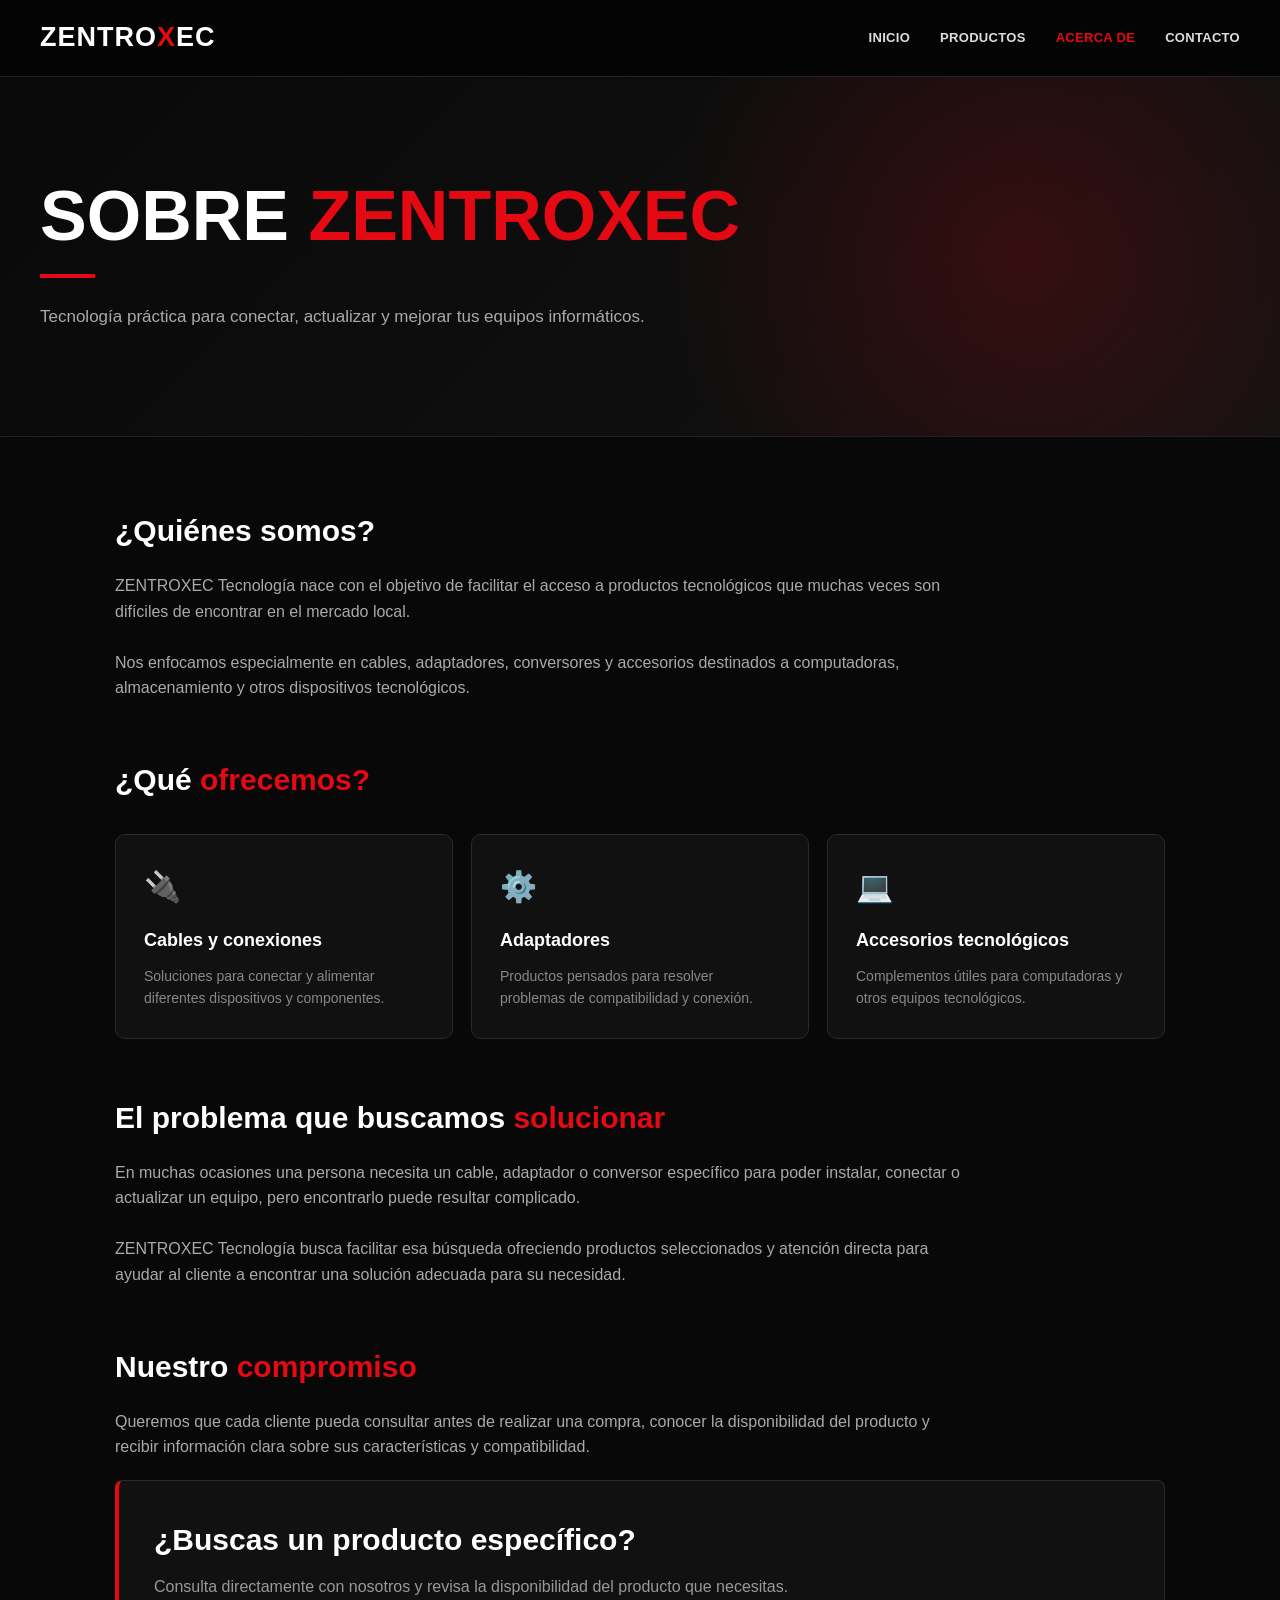
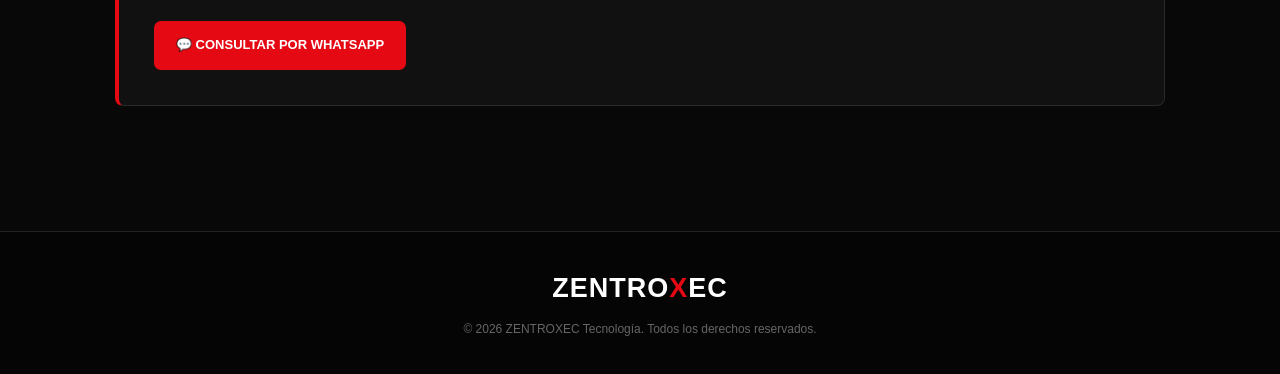
<file: acerca.html>
<!DOCTYPE html>
<html lang="es">

<head>

    <meta charset="UTF-8">
    <meta name="viewport" content="width=device-width, initial-scale=1.0">

    <title>Acerca de | ZENTROXEC Tecnología</title>

    <meta
        name="description"
        content="Conoce ZENTROXEC Tecnología, soluciones en cables, adaptadores y accesorios para computadoras."
    >

    <style>

        * {
            margin: 0;
            padding: 0;
            box-sizing: border-box;
        }

        html {
            scroll-behavior: smooth;
        }

        body {
            font-family: Arial, Helvetica, sans-serif;
            background: #080808;
            color: #fff;
            line-height: 1.6;
        }


        /* =====================================================
           HEADER
        ===================================================== */

        header {
            position: sticky;
            top: 0;
            z-index: 1000;

            width: 100%;

            background: rgba(5, 5, 5, 0.97);

            border-bottom: 1px solid #222222;

            backdrop-filter: blur(10px);
        }


        .header-container {
            width: 100%;
            max-width: 1250px;

            min-height: 76px;

            margin: 0 auto;

            padding: 0 25px;

            display: flex;

            align-items: center;

            justify-content: space-between;

            gap: 30px;
        }


        /* LOGO */

        .logo {
            flex-shrink: 0;

            color: #ffffff;

            font-size: 27px;

            font-weight: 900;

            letter-spacing: 1px;

            text-decoration: none;
        }


        .logo span {
            color: #e50914;
        }


        /* MENU */

        nav {
            display: flex;

            align-items: center;

            justify-content: center;

            gap: 30px;
        }


        nav a {
            color: #dddddd;

            text-decoration: none;

            font-size: 13px;

            font-weight: 800;

            letter-spacing: 0.3px;

            transition: color 0.2s ease;
        }


        nav a:hover,
        nav a.activo {
            color: #e50914;
        }


        /* =====================================================
           HERO
        ===================================================== */

        .hero {
            min-height: 360px;

            display: flex;

            align-items: center;

            background:
                radial-gradient(
                    circle at 80% 50%,
                    rgba(229, 9, 20, .18),
                    transparent 35%
                ),
                linear-gradient(
                    135deg,
                    #090909,
                    #121212
                );

            border-bottom: 1px solid #222;
        }


        .hero-container {
            width: 100%;

            max-width: 1250px;

            margin: auto;

            padding: 70px 25px;
        }


        .hero h1 {
            max-width: 750px;

            font-size: clamp(42px, 6vw, 70px);

            line-height: .95;

            text-transform: uppercase;

            font-weight: 900;
        }


        .hero h1 span {
            color: #e50914;
        }


        .hero-line {
            width: 55px;

            height: 4px;

            background: #e50914;

            margin: 25px 0;
        }


        .hero p {
            max-width: 650px;

            color: #aaa;

            font-size: 17px;
        }


        /* =====================================================
           CONTENIDO
        ===================================================== */

        .contenido {
            max-width: 1100px;

            margin: auto;

            padding: 70px 25px;
        }


        .bloque {
            margin-bottom: 55px;
        }


        .bloque h2 {
            font-size: 30px;

            margin-bottom: 18px;
        }


        .bloque h2 span {
            color: #e50914;
        }


        .bloque p {
            color: #aaa;

            font-size: 16px;

            max-width: 850px;
        }


        /* =====================================================
           TARJETAS
        ===================================================== */

        .tarjetas {
            display: grid;

            grid-template-columns:
                repeat(3, 1fr);

            gap: 18px;

            margin-top: 30px;
        }


        .tarjeta {
            background: #111;

            border: 1px solid #292929;

            border-radius: 10px;

            padding: 28px;

            transition: .25s;
        }


        .tarjeta:hover {
            transform: translateY(-5px);

            border-color: #e50914;
        }


        .tarjeta-icono {
            font-size: 30px;

            margin-bottom: 15px;
        }


        .tarjeta h3 {
            margin-bottom: 10px;

            font-size: 18px;
        }


        .tarjeta p {
            color: #888;

            font-size: 14px;
        }


        /* =====================================================
           CTA
        ===================================================== */

        .cta {
            margin-top: 20px;

            background: #111;

            border: 1px solid #292929;

            border-left: 4px solid #e50914;

            padding: 35px;

            border-radius: 8px;
        }


        .cta h2 {
            margin-bottom: 10px;
        }


        .cta p {
            color: #999;

            margin-bottom: 22px;
        }


        .boton {
            display: inline-block;

            background: #e50914;

            color: white;

            text-decoration: none;

            padding: 14px 22px;

            border-radius: 7px;

            font-weight: 900;

            font-size: 13px;

            transition: .2s;
        }


        .boton:hover {
            background: #b80710;
        }


        /* =====================================================
           FOOTER
        ===================================================== */

        footer {
            background: #050505;

            border-top: 1px solid #222;

            padding: 35px 25px;

            text-align: center;
        }


        footer p {
            color: #666;

            font-size: 12px;

            margin-top: 10px;
        }


        /* =====================================================
           TABLET
        ===================================================== */

        @media (max-width: 850px) {

            .tarjetas {
                grid-template-columns: 1fr;
            }

        }


        /* =====================================================
           CELULAR
        ===================================================== */

        @media (max-width: 700px) {

            header {
                position: relative;
            }


            .header-container {
                min-height: auto;

                padding: 25px 20px 20px;

                flex-direction: column;

                gap: 18px;
            }


            .logo {
                font-size: 27px;

                text-align: center;
            }


            nav {
                width: 100%;

                display: flex;

                align-items: center;

                justify-content: space-between;

                gap: 8px;
            }


            nav a {
                min-height: auto;

                padding: 5px 3px;

                display: flex;

                align-items: center;

                justify-content: center;

                font-size: 10px;

                border: none;

                border-radius: 0;
            }


            .hero-container {
                padding: 55px 20px;
            }


            .hero h1 {
                font-size: 42px;
            }


            .contenido {
                padding: 50px 20px;
            }


            .bloque h2 {
                font-size: 26px;
            }


            .cta {
                padding: 25px;
            }

        }


        /* =====================================================
           CELULARES PEQUEÑOS
        ===================================================== */

        @media (max-width: 380px) {

            .header-container {
                padding: 22px 14px 18px;
            }


            .logo {
                font-size: 24px;
            }


            nav {
                gap: 4px;
            }


            nav a {
                font-size: 9px;
            }

        }

    </style>

</head>


<body>


    <!-- =====================================================
         HEADER
    ===================================================== -->

    <header>

        <div class="header-container">

            <a href="index.html" class="logo">
                ZENTRO<span>X</span>EC
            </a>


            <nav>

                <a href="index.html">
                    INICIO
                </a>

                <a href="productos.html">
                    PRODUCTOS
                </a>

                <a href="acerca.html" class="activo">
                    ACERCA DE
                </a>

                <a href="contacto.html">
                    CONTACTO
                </a>

            </nav>

        </div>

    </header>


    <!-- =====================================================
         HERO
    ===================================================== -->

    <section class="hero">

        <div class="hero-container">

            <h1>
                SOBRE
                <span>ZENTROXEC</span>
            </h1>


            <div class="hero-line"></div>


            <p>
                Tecnología práctica para conectar, actualizar y mejorar
                tus equipos informáticos.
            </p>

        </div>

    </section>


    <!-- =====================================================
         CONTENIDO
    ===================================================== -->

    <main class="contenido">


        <section class="bloque">

            <h2>
                ¿Quiénes somos?
            </h2>


            <p>
                ZENTROXEC Tecnología nace con el objetivo de facilitar el
                acceso a productos tecnológicos que muchas veces son
                difíciles de encontrar en el mercado local.
            </p>


            <br>


            <p>
                Nos enfocamos especialmente en cables, adaptadores,
                conversores y accesorios destinados a computadoras,
                almacenamiento y otros dispositivos tecnológicos.
            </p>

        </section>



        <section class="bloque">

            <h2>
                ¿Qué <span>ofrecemos?</span>
            </h2>


            <div class="tarjetas">


                <div class="tarjeta">

                    <div class="tarjeta-icono">
                        🔌
                    </div>


                    <h3>
                        Cables y conexiones
                    </h3>


                    <p>
                        Soluciones para conectar y alimentar diferentes
                        dispositivos y componentes.
                    </p>

                </div>



                <div class="tarjeta">

                    <div class="tarjeta-icono">
                        ⚙️
                    </div>


                    <h3>
                        Adaptadores
                    </h3>


                    <p>
                        Productos pensados para resolver problemas de
                        compatibilidad y conexión.
                    </p>

                </div>



                <div class="tarjeta">

                    <div class="tarjeta-icono">
                        💻
                    </div>


                    <h3>
                        Accesorios tecnológicos
                    </h3>


                    <p>
                        Complementos útiles para computadoras y otros
                        equipos tecnológicos.
                    </p>

                </div>

            </div>

        </section>



        <section class="bloque">

            <h2>
                El problema que buscamos
                <span>solucionar</span>
            </h2>


            <p>
                En muchas ocasiones una persona necesita un cable,
                adaptador o conversor específico para poder instalar,
                conectar o actualizar un equipo, pero encontrarlo puede
                resultar complicado.
            </p>


            <br>


            <p>
                ZENTROXEC Tecnología busca facilitar esa búsqueda
                ofreciendo productos seleccionados y atención directa
                para ayudar al cliente a encontrar una solución adecuada
                para su necesidad.
            </p>

        </section>



        <section class="bloque">

            <h2>
                Nuestro <span>compromiso</span>
            </h2>


            <p>
                Queremos que cada cliente pueda consultar antes de
                realizar una compra, conocer la disponibilidad del
                producto y recibir información clara sobre sus
                características y compatibilidad.
            </p>


            <div class="cta">

                <h2>
                    ¿Buscas un producto específico?
                </h2>


                <p>
                    Consulta directamente con nosotros y revisa la
                    disponibilidad del producto que necesitas.
                </p>


                <a
                    id="botonWhatsapp"
                    class="boton"
                    target="_blank"
                    rel="noopener"
                >
                    💬 CONSULTAR POR WHATSAPP
                </a>

            </div>

        </section>

    </main>


    <!-- =====================================================
         FOOTER
    ===================================================== -->

    <footer>

        <div class="logo">
            ZENTRO<span>X</span>EC
        </div>


        <p>
            © 2026 ZENTROXEC Tecnología.
            Todos los derechos reservados.
        </p>

    </footer>


    <!-- =====================================================
         WHATSAPP
    ===================================================== -->

    <script>

        const WHATSAPP = "593960648763";

        const mensaje =
            "Hola, quisiera conocer más sobre ZENTROXEC Tecnología y consultar la disponibilidad de un producto.";

        const enlace =
            `https://wa.me/${WHATSAPP}?text=${encodeURIComponent(mensaje)}`;

        document.getElementById("botonWhatsapp").href = enlace;

    </script>


</body>

</html>
</file>
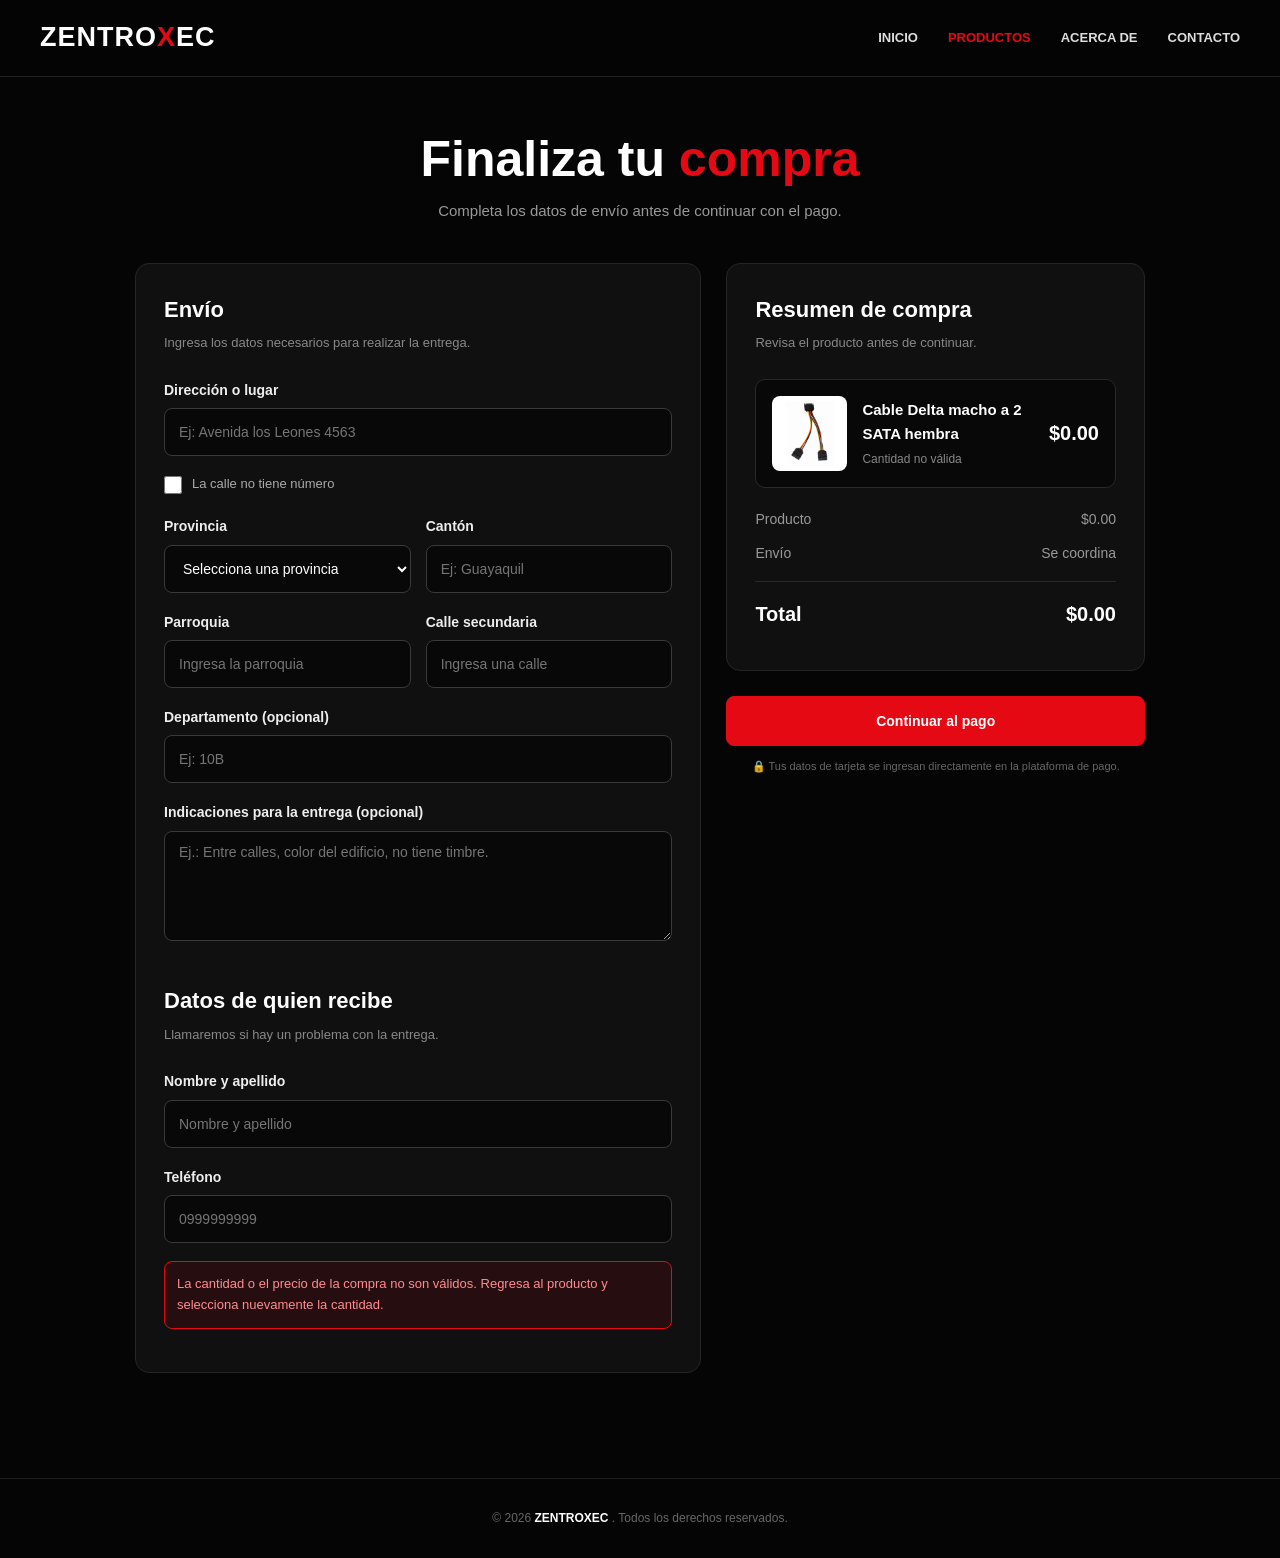
<file: comprar.html>
<!DOCTYPE html>
<html lang="es">

<head>

    <meta charset="UTF-8">

    <meta
        name="viewport"
        content="width=device-width, initial-scale=1.0"
    >

    <title>Finalizar compra | ZENTROXEC</title>

    <meta
        name="description"
        content="Completa tus datos de entrega y continúa con el pago de tu compra en ZENTROXEC."
    >

    <style>

        * {
            margin: 0;
            padding: 0;
            box-sizing: border-box;
        }

        html {
            scroll-behavior: smooth;
        }

        body {
            font-family: Arial, Helvetica, sans-serif;
            background: #050505;
            color: #ffffff;
            line-height: 1.6;
        }

        /* =====================================================
           HEADER
        ====================================================== */

        header {
            width: 100%;
            background: rgba(5, 5, 5, 0.97);
            border-bottom: 1px solid #222222;
        }

        .header-container {
            width: 100%;
            max-width: 1250px;
            min-height: 76px;
            margin: 0 auto;
            padding: 0 25px;

            display: flex;
            align-items: center;
            justify-content: space-between;

            gap: 30px;
        }

        .logo {
            flex-shrink: 0;

            color: #ffffff;

            font-size: 27px;
            font-weight: 900;

            letter-spacing: 1px;

            text-decoration: none;
        }

        .logo span {
            color: #e50914;
        }

        nav {
            display: flex;
            align-items: center;
            justify-content: center;

            gap: 30px;
        }

        nav a {
            color: #dddddd;

            text-decoration: none;

            font-size: 13px;
            font-weight: 800;

            transition: color 0.2s ease;
        }

        nav a:hover,
        nav a.activo {
            color: #e50914;
        }

        /* =====================================================
           CONTENEDOR PRINCIPAL
        ====================================================== */

        .checkout {
            width: 100%;
            max-width: 1050px;

            margin: 0 auto;

            padding: 55px 20px 80px;
        }

        /* =====================================================
           TÍTULO
        ====================================================== */

        .titulo {
            text-align: center;

            margin-bottom: 40px;
        }

        .titulo h1 {
            font-size: clamp(32px, 5vw, 50px);

            line-height: 1.1;

            margin-bottom: 12px;
        }

        .titulo h1 span {
            color: #e50914;
        }

        .titulo p {
            color: #999999;

            font-size: 15px;
        }

        /* =====================================================
           GRID
        ====================================================== */

        .checkout-grid {

            display: grid;

            grid-template-columns:
                1.15fr
                0.85fr;

            gap: 25px;

            align-items: start;
        }

        /* =====================================================
           TARJETAS
        ====================================================== */

        .seccion {

            background: #101010;

            border: 1px solid #252525;

            border-radius: 14px;

            padding: 28px;

            margin-bottom: 25px;
        }

        .seccion h2 {

            font-size: 22px;

            margin-bottom: 6px;
        }

        .seccion-subtitulo {

            color: #888888;

            font-size: 13px;

            margin-bottom: 25px;
        }

        /* =====================================================
           FORMULARIO
        ====================================================== */

        .campo {
            margin-bottom: 18px;
        }

        .campo label {

            display: block;

            color: #eeeeee;

            font-size: 14px;

            font-weight: 700;

            margin-bottom: 7px;
        }

        .campo input,
        .campo select,
        .campo textarea {

            width: 100%;

            min-height: 48px;

            padding: 12px 14px;

            border-radius: 8px;

            border: 1px solid #3a3a3a;

            background: #080808;

            color: #ffffff;

            outline: none;

            font-family:
                Arial,
                Helvetica,
                sans-serif;

            font-size: 14px;
        }

        .campo textarea {

            min-height: 110px;

            resize: vertical;
        }

        .campo input:focus,
        .campo select:focus,
        .campo textarea:focus {

            border-color: #e50914;
        }

        /* =====================================================
           FILAS
        ====================================================== */

        .fila {

            display: grid;

            grid-template-columns:
                1fr
                1fr;

            gap: 15px;
        }

        /* =====================================================
           CHECKBOX
        ====================================================== */

        .check-line {

            display: flex;

            align-items: center;

            gap: 10px;

            color: #aaaaaa;

            font-size: 13px;

            margin: 5px 0 20px;
        }

        .check-line input {

            width: 18px;
            height: 18px;

            accent-color: #e50914;
        }

        /* =====================================================
           OTRA PROVINCIA
        ====================================================== */

        #campoOtraProvincia {
            display: none;
        }

        #campoOtraProvincia.mostrar {
            display: block;
        }

        /* =====================================================
           PRODUCTO
        ====================================================== */

        .producto-resumen {

            display: flex;

            gap: 15px;

            align-items: center;

            padding: 16px;

            border: 1px solid #292929;

            border-radius: 10px;

            background: #080808;

            margin-bottom: 20px;
        }

        .producto-resumen-imagen {

            width: 75px;
            height: 75px;

            background: #ffffff;

            border-radius: 8px;

            display: flex;

            align-items: center;

            justify-content: center;

            overflow: hidden;

            flex-shrink: 0;
        }

        .producto-resumen-imagen img {

            width: 100%;
            height: 100%;

            object-fit: contain;

            padding: 5px;
        }

        .producto-resumen-info {
            flex: 1;
        }

        .producto-resumen-info h3 {

            font-size: 15px;

            margin-bottom: 4px;
        }

        .producto-resumen-info p {

            color: #888888;

            font-size: 12px;
        }

        .producto-resumen-precio {

            font-size: 20px;

            font-weight: 900;
        }

        /* =====================================================
           RESUMEN
        ====================================================== */

        .resumen-linea {

            display: flex;

            justify-content: space-between;

            gap: 15px;

            color: #999999;

            font-size: 14px;

            margin-bottom: 12px;
        }

        .resumen-linea.total {

            border-top: 1px solid #292929;

            padding-top: 16px;

            margin-top: 16px;

            color: #ffffff;

            font-size: 20px;

            font-weight: 900;
        }

        /* =====================================================
           BOTÓN PAGAR
        ====================================================== */

        .btn-pagar {

            width: 100%;

            min-height: 50px;

            border: 1px solid #e50914;

            border-radius: 8px;

            background: #e50914;

            color: #ffffff;

            font-size: 14px;

            font-weight: 900;

            cursor: pointer;

            transition: 0.2s ease;
        }

        .btn-pagar:hover {

            background: #b80710;

            border-color: #b80710;
        }

        .btn-pagar:disabled {

            opacity: 0.6;

            cursor: wait;
        }

        /* =====================================================
           SEGURIDAD
        ====================================================== */

        .seguridad {

            text-align: center;

            color: #666666;

            font-size: 11px;

            margin-top: 12px;
        }

        /* =====================================================
           ERROR
        ====================================================== */

        .mensaje-error {

            display: none;

            background:
                rgba(
                    229,
                    9,
                    20,
                    0.10
                );

            border: 1px solid #e50914;

            color: #ff8b91;

            padding: 12px;

            border-radius: 8px;

            font-size: 13px;

            margin-bottom: 15px;
        }

        .mensaje-error.mostrar {
            display: block;
        }

        /* =====================================================
           ÉXITO
        ====================================================== */

        .mensaje-exito {

            display: none;

            background:
                rgba(
                    0,
                    180,
                    80,
                    0.10
                );

            border: 1px solid #20b060;

            color: #78e0a5;

            padding: 12px;

            border-radius: 8px;

            font-size: 13px;

            margin-bottom: 15px;

            text-align: center;
        }

        .mensaje-exito.mostrar {
            display: block;
        }

        /* =====================================================
           FOOTER
        ====================================================== */

        footer {

            padding: 30px 20px;

            text-align: center;

            background: #050505;

            border-top: 1px solid #1c1c1c;
        }

        footer p {

            color: #666666;

            font-size: 12px;
        }

        footer strong {
            color: #ffffff;
        }

        /* =====================================================
           CELULAR
        ====================================================== */

        @media (max-width: 800px) {

            .checkout-grid {
                grid-template-columns: 1fr;
            }
        }

        @media (max-width: 600px) {

            .header-container {

                padding: 22px 18px;

                flex-direction: column;

                gap: 16px;
            }

            nav {

                width: 100%;

                justify-content: space-between;

                gap: 8px;
            }

            nav a {
                font-size: 10px;
            }

            .checkout {
                padding: 35px 14px 60px;
            }

            .seccion {
                padding: 20px;
            }

            .fila {

                grid-template-columns: 1fr;

                gap: 0;
            }

            .producto-resumen-precio {
                font-size: 17px;
            }
        }

    </style>

</head>


<body>


    <!-- =====================================================
         HEADER
    ====================================================== -->

    <header>

        <div class="header-container">

            <a
                href="index.html"
                class="logo"
            >
                ZENTRO<span>X</span>EC
            </a>


            <nav>

                <a href="index.html">
                    INICIO
                </a>

                <a
                    href="productos.html"
                    class="activo"
                >
                    PRODUCTOS
                </a>

                <a href="acerca.html">
                    ACERCA DE
                </a>

                <a href="contacto.html">
                    CONTACTO
                </a>

            </nav>

        </div>

    </header>



    <!-- =====================================================
         CONTENIDO
    ====================================================== -->

    <main class="checkout">


        <section class="titulo">

            <h1>
                Finaliza tu
                <span>compra</span>
            </h1>

            <p>
                Completa los datos de envío antes de continuar con el pago.
            </p>

        </section>



        <div class="checkout-grid">


            <!-- =================================================
                 FORMULARIO
            ================================================== -->

            <div>

                <section class="seccion">


                    <h2>
                        Envío
                    </h2>

                    <p class="seccion-subtitulo">
                        Ingresa los datos necesarios para realizar la entrega.
                    </p>


                    <form id="formCompra">


                        <div class="campo">

                            <label for="direccion">
                                Dirección o lugar
                            </label>

                            <input
                                type="text"
                                id="direccion"
                                name="direccion"
                                placeholder="Ej: Avenida los Leones 4563"
                                required
                            >

                        </div>



                        <label class="check-line">

                            <input
                                type="checkbox"
                                id="sinNumero"
                                name="sinNumero"
                            >

                            <span>
                                La calle no tiene número
                            </span>

                        </label>



                        <div class="fila">


                            <div class="campo">

                                <label for="provincia">
                                    Provincia
                                </label>

                                <select
                                    id="provincia"
                                    name="provincia"
                                    required
                                >

                                    <option value="">
                                        Selecciona una provincia
                                    </option>

                                    <option value="Azuay">
                                        Azuay
                                    </option>

                                    <option value="Bolívar">
                                        Bolívar
                                    </option>

                                    <option value="Cañar">
                                        Cañar
                                    </option>

                                    <option value="Carchi">
                                        Carchi
                                    </option>

                                    <option value="Chimborazo">
                                        Chimborazo
                                    </option>

                                    <option value="Cotopaxi">
                                        Cotopaxi
                                    </option>

                                    <option value="El Oro">
                                        El Oro
                                    </option>

                                    <option value="Esmeraldas">
                                        Esmeraldas
                                    </option>

                                    <option value="Galápagos">
                                        Galápagos
                                    </option>

                                    <option value="Guayas">
                                        Guayas
                                    </option>

                                    <option value="Imbabura">
                                        Imbabura
                                    </option>

                                    <option value="Loja">
                                        Loja
                                    </option>

                                    <option value="Los Ríos">
                                        Los Ríos
                                    </option>

                                    <option value="Manabí">
                                        Manabí
                                    </option>

                                    <option value="Morona Santiago">
                                        Morona Santiago
                                    </option>

                                    <option value="Napo">
                                        Napo
                                    </option>

                                    <option value="Orellana">
                                        Orellana
                                    </option>

                                    <option value="Pastaza">
                                        Pastaza
                                    </option>

                                    <option value="Pichincha">
                                        Pichincha
                                    </option>

                                    <option value="Santa Elena">
                                        Santa Elena
                                    </option>

                                    <option value="Santo Domingo de los Tsáchilas">
                                        Santo Domingo de los Tsáchilas
                                    </option>

                                    <option value="Sucumbíos">
                                        Sucumbíos
                                    </option>

                                    <option value="Tungurahua">
                                        Tungurahua
                                    </option>

                                    <option value="Zamora Chinchipe">
                                        Zamora Chinchipe
                                    </option>

                                    <option value="Otra provincia">
                                        Otra provincia
                                    </option>

                                </select>

                            </div>



                            <div class="campo">

                                <label for="canton">
                                    Cantón
                                </label>

                                <input
                                    type="text"
                                    id="canton"
                                    name="canton"
                                    placeholder="Ej: Guayaquil"
                                    required
                                >

                            </div>

                        </div>



                        <div
                            class="campo"
                            id="campoOtraProvincia"
                        >

                            <label for="otraProvincia">
                                Escribe la provincia
                            </label>

                            <input
                                type="text"
                                id="otraProvincia"
                                name="otraProvincia"
                                placeholder="Escribe el nombre de la provincia"
                            >

                        </div>



                        <div class="fila">


                            <div class="campo">

                                <label for="parroquia">
                                    Parroquia
                                </label>

                                <input
                                    type="text"
                                    id="parroquia"
                                    name="parroquia"
                                    placeholder="Ingresa la parroquia"
                                    required
                                >

                            </div>


                            <div class="campo">

                                <label for="calleSecundaria">
                                    Calle secundaria
                                </label>

                                <input
                                    type="text"
                                    id="calleSecundaria"
                                    name="calleSecundaria"
                                    placeholder="Ingresa una calle"
                                    required
                                >

                            </div>

                        </div>



                        <div class="campo">

                            <label for="departamento">
                                Departamento (opcional)
                            </label>

                            <input
                                type="text"
                                id="departamento"
                                name="departamento"
                                placeholder="Ej: 10B"
                            >

                        </div>



                        <div class="campo">

                            <label for="indicaciones">
                                Indicaciones para la entrega (opcional)
                            </label>

                            <textarea
                                id="indicaciones"
                                name="indicaciones"
                                maxlength="128"
                                placeholder="Ej.: Entre calles, color del edificio, no tiene timbre."
                            ></textarea>

                        </div>



                        <h2 style="margin-top:35px;">
                            Datos de quien recibe
                        </h2>


                        <p class="seccion-subtitulo">
                            Llamaremos si hay un problema con la entrega.
                        </p>



                        <div class="campo">

                            <label for="nombre">
                                Nombre y apellido
                            </label>

                            <input
                                type="text"
                                id="nombre"
                                name="nombre"
                                placeholder="Nombre y apellido"
                                required
                            >

                        </div>



                        <div class="campo">

                            <label for="telefono">
                                Teléfono
                            </label>

                            <input
                                type="tel"
                                id="telefono"
                                name="telefono"
                                placeholder="0999999999"
                                inputmode="tel"
                                required
                            >

                        </div>



                        <div
                            id="mensajeError"
                            class="mensaje-error"
                        >
                            Completa todos los campos obligatorios antes de continuar.
                        </div>



                        <div
                            id="mensajeExito"
                            class="mensaje-exito"
                        >
                            Pedido registrado. Redirigiendo al pago...
                        </div>


                    </form>

                </section>

            </div>



            <!-- =================================================
                 RESUMEN
            ================================================== -->

            <div>

                <section class="seccion">


                    <h2>
                        Resumen de compra
                    </h2>


                    <p class="seccion-subtitulo">
                        Revisa el producto antes de continuar.
                    </p>



                    <div class="producto-resumen">


                        <div class="producto-resumen-imagen">

                            <img
                                src="img/delta.jpg"
                                alt="Cable Delta macho a 2 SATA hembra"
                            >

                        </div>



                        <div class="producto-resumen-info">

                            <h3>
                                Cable Delta macho a 2 SATA hembra
                            </h3>


                            <p id="cantidadResumen">
                                Cantidad: 1
                            </p>

                        </div>



                        <div
                            class="producto-resumen-precio"
                            id="precioProductoResumen"
                        >
                            $10.00
                        </div>

                    </div>



                    <div class="resumen-linea">

                        <span>
                            Producto
                        </span>

                        <span id="productoResumen">
                            $10.00
                        </span>

                    </div>



                    <div class="resumen-linea">

                        <span>
                            Envío
                        </span>

                        <span>
                            Se coordina
                        </span>

                    </div>



                    <div class="resumen-linea total">

                        <span>
                            Total
                        </span>

                        <span id="totalResumen">
                            $10.00
                        </span>

                    </div>


                </section>



                <!-- =================================================
                     BOTÓN DE PAGO
                ================================================== -->

                <button
                    type="button"
                    id="btnPagar"
                    class="btn-pagar"
                    onclick="continuarAlPago()"
                >

                    Continuar al pago

                </button>


                <p class="seguridad">

                    🔒 Tus datos de tarjeta se ingresan directamente
                    en la plataforma de pago.

                </p>


            </div>

        </div>

    </main>



    <!-- =====================================================
         FOOTER
    ====================================================== -->

    <footer>

        <p>

            © 2026

            <strong>
                ZENTROXEC
            </strong>.

            Todos los derechos reservados.

        </p>

    </footer>



    <!-- =====================================================
         JAVASCRIPT
    ====================================================== -->

    <script>


        /* =====================================================
           GOOGLE APPS SCRIPT
        ====================================================== */

        const APPS_SCRIPT_URL =
            "https://script.google.com/macros/s/AKfycbzfVmHhyISYruGRZk3R30fBiCvOM5Gv5rQODIsxlMqCIiIsBF_8T6AFvhQTVUf7cMfb/exec";



        /* =====================================================
           PRODUCTO
        ====================================================== */

        const PRODUCTO =
            "Cable Delta macho a 2 SATA hembra";



        /* =====================================================
           LEER DATOS DE verproducto.html
           
           Las URL esperadas son:

           comprar.html?cantidad=1&precio=10
           comprar.html?cantidad=2&precio=20
           comprar.html?cantidad=3&precio=30
           comprar.html?cantidad=4&precio=40
        ====================================================== */

        const parametros =
            new URLSearchParams(
                window.location.search
            );


        const cantidadURL =
            parseInt(
                parametros.get("cantidad"),
                10
            );


        const precioURL =
            parseFloat(
                parametros.get("precio"),
            );



        /* =====================================================
           VALIDAR CANTIDAD Y PRECIO
        ====================================================== */

        const opcionesValidas = {

            "1-10": {
                cantidad: 1,
                precio: 10,
                payphone:
                    "https://ppls.me/zbR40tWTnboL9Sf30syIxg"
            },

            "2-20": {
                cantidad: 2,
                precio: 20,
                payphone:
                    "https://ppls.me/OnmwepzpJyIEMrq7uoPn9g"
            },

            "3-30": {
                cantidad: 3,
                precio: 30,
                payphone:
                    "https://ppls.me/NUp6yYWJ8LcXDd9jnvRA"
            },

            "4-40": {
                cantidad: 4,
                precio: 40,
                payphone:
                    "https://ppls.me/SYxHVTiGHCdhEYtqRDHwA"
            }

        };



        const claveOpcion =
            cantidadURL +
            "-" +
            precioURL;



        const opcionSeleccionada =
            opcionesValidas[claveOpcion];



        /* =====================================================
           ELEMENTOS DEL RESUMEN
        ====================================================== */

        const cantidadResumen =
            document.getElementById(
                "cantidadResumen"
            );


        const precioProductoResumen =
            document.getElementById(
                "precioProductoResumen"
            );


        const productoResumen =
            document.getElementById(
                "productoResumen"
            );


        const totalResumen =
            document.getElementById(
                "totalResumen"
            );


        const mensajeError =
            document.getElementById(
                "mensajeError"
            );



        /* =====================================================
           SI LA URL ES VÁLIDA
        ====================================================== */

        if (opcionSeleccionada) {


            cantidadResumen.textContent =
                "Cantidad: " +
                opcionSeleccionada.cantidad;


            precioProductoResumen.textContent =
                "$" +
                opcionSeleccionada.precio.toFixed(2);


            productoResumen.textContent =
                "$" +
                opcionSeleccionada.precio.toFixed(2);


            totalResumen.textContent =
                "$" +
                opcionSeleccionada.precio.toFixed(2);


        } else {


            /* =================================================
               URL NO VÁLIDA
            ================================================== */

            cantidadResumen.textContent =
                "Cantidad no válida";


            precioProductoResumen.textContent =
                "$0.00";


            productoResumen.textContent =
                "$0.00";


            totalResumen.textContent =
                "$0.00";


            mensajeError.textContent =
                "La cantidad o el precio de la compra no son válidos. Regresa al producto y selecciona nuevamente la cantidad.";


            mensajeError.classList.add(
                "mostrar"
            );

        }



        /* =====================================================
           PROVINCIA
        ====================================================== */

        const provincia =
            document.getElementById(
                "provincia"
            );


        const campoOtraProvincia =
            document.getElementById(
                "campoOtraProvincia"
            );


        const otraProvincia =
            document.getElementById(
                "otraProvincia"
            );


        provincia.addEventListener(
            "change",
            function () {


                if (
                    provincia.value ===
                    "Otra provincia"
                ) {

                    campoOtraProvincia.classList.add(
                        "mostrar"
                    );

                    otraProvincia.required = true;

                } else {

                    campoOtraProvincia.classList.remove(
                        "mostrar"
                    );

                    otraProvincia.required = false;

                    otraProvincia.value = "";

                }

            }
        );



        /* =====================================================
           CONTINUAR AL PAGO
        ====================================================== */

        async function continuarAlPago() {


            const formulario =
                document.getElementById(
                    "formCompra"
                );


            const mensajeExito =
                document.getElementById(
                    "mensajeExito"
                );


            const boton =
                document.getElementById(
                    "btnPagar"
                );



            /* =============================================
               COMPROBAR OPCIÓN DE PAGO
            ============================================== */

            if (
                !opcionSeleccionada
            ) {

                mensajeError.textContent =
                    "No existe un enlace de pago para esta cantidad y precio. Regresa al producto y selecciona una cantidad válida.";

                mensajeError.classList.add(
                    "mostrar"
                );

                return;
            }



            /* =============================================
               VALIDAR FORMULARIO
            ============================================== */

            if (
                !formulario.checkValidity()
            ) {

                mensajeError.textContent =
                    "Completa todos los campos obligatorios antes de continuar.";

                mensajeError.classList.add(
                    "mostrar"
                );

                formulario.reportValidity();

                return;
            }


            mensajeError.classList.remove(
                "mostrar"
            );



            /* =============================================
               EVITAR DOBLE CLIC
            ============================================== */

            boton.disabled = true;

            boton.textContent =
                "Registrando pedido...";



            /* =============================================
               PROVINCIA FINAL
            ============================================== */

            let provinciaFinal =
                provincia.value;


            if (
                provincia.value ===
                "Otra provincia"
            ) {

                provinciaFinal =
                    otraProvincia.value.trim();

            }



            /* =============================================
               DATOS DEL PEDIDO
            ============================================== */

            const pedido = {

                nombre:
                    document.getElementById(
                        "nombre"
                    ).value.trim(),

                telefono:
                    document.getElementById(
                        "telefono"
                    ).value.trim(),

                direccion:
                    document.getElementById(
                        "direccion"
                    ).value.trim(),

                sinNumero:
                    document.getElementById(
                        "sinNumero"
                    ).checked
                    ? "Sí"
                    : "No",

                provincia:
                    provinciaFinal,

                canton:
                    document.getElementById(
                        "canton"
                    ).value.trim(),

                parroquia:
                    document.getElementById(
                        "parroquia"
                    ).value.trim(),

                calleSecundaria:
                    document.getElementById(
                        "calleSecundaria"
                    ).value.trim(),

                departamento:
                    document.getElementById(
                        "departamento"
                    ).value.trim(),

                indicaciones:
                    document.getElementById(
                        "indicaciones"
                    ).value.trim(),

                producto:
                    PRODUCTO,

                cantidad:
                    String(
                        opcionSeleccionada.cantidad
                    ),

                precio:
                    "$" +
                    opcionSeleccionada.precio.toFixed(2),

                envio:
                    "Se coordina",

                total:
                    "$" +
                    opcionSeleccionada.precio.toFixed(2)

            };



            /* =============================================
               ENVIAR A GOOGLE APPS SCRIPT
            ============================================== */

            try {


                await fetch(
                    APPS_SCRIPT_URL,
                    {

                        method: "POST",

                        mode: "no-cors",

                        headers: {

                            "Content-Type":
                                "text/plain;charset=utf-8"

                        },

                        body:
                            JSON.stringify(
                                pedido
                            )

                    }
                );



                /* =========================================
                   ÉXITO
                ========================================== */

                mensajeExito.classList.add(
                    "mostrar"
                );


                boton.textContent =
                    "Redirigiendo al pago...";



                /* =========================================
                   REDIRECCIÓN AL PAYPHONE CORRESPONDIENTE
                ========================================== */

                setTimeout(
                    function () {

                        window.location.href =
                            opcionSeleccionada.payphone;

                    },
                    800
                );


            } catch (error) {


                console.error(
                    "Error al registrar pedido:",
                    error
                );


                mensajeError.textContent =
                    "No se pudo registrar el pedido. Intenta nuevamente.";


                mensajeError.classList.add(
                    "mostrar"
                );


                boton.disabled = false;


                boton.textContent =
                    "Continuar al pago";

            }

        }

    </script>


</body>

</html>
</file>
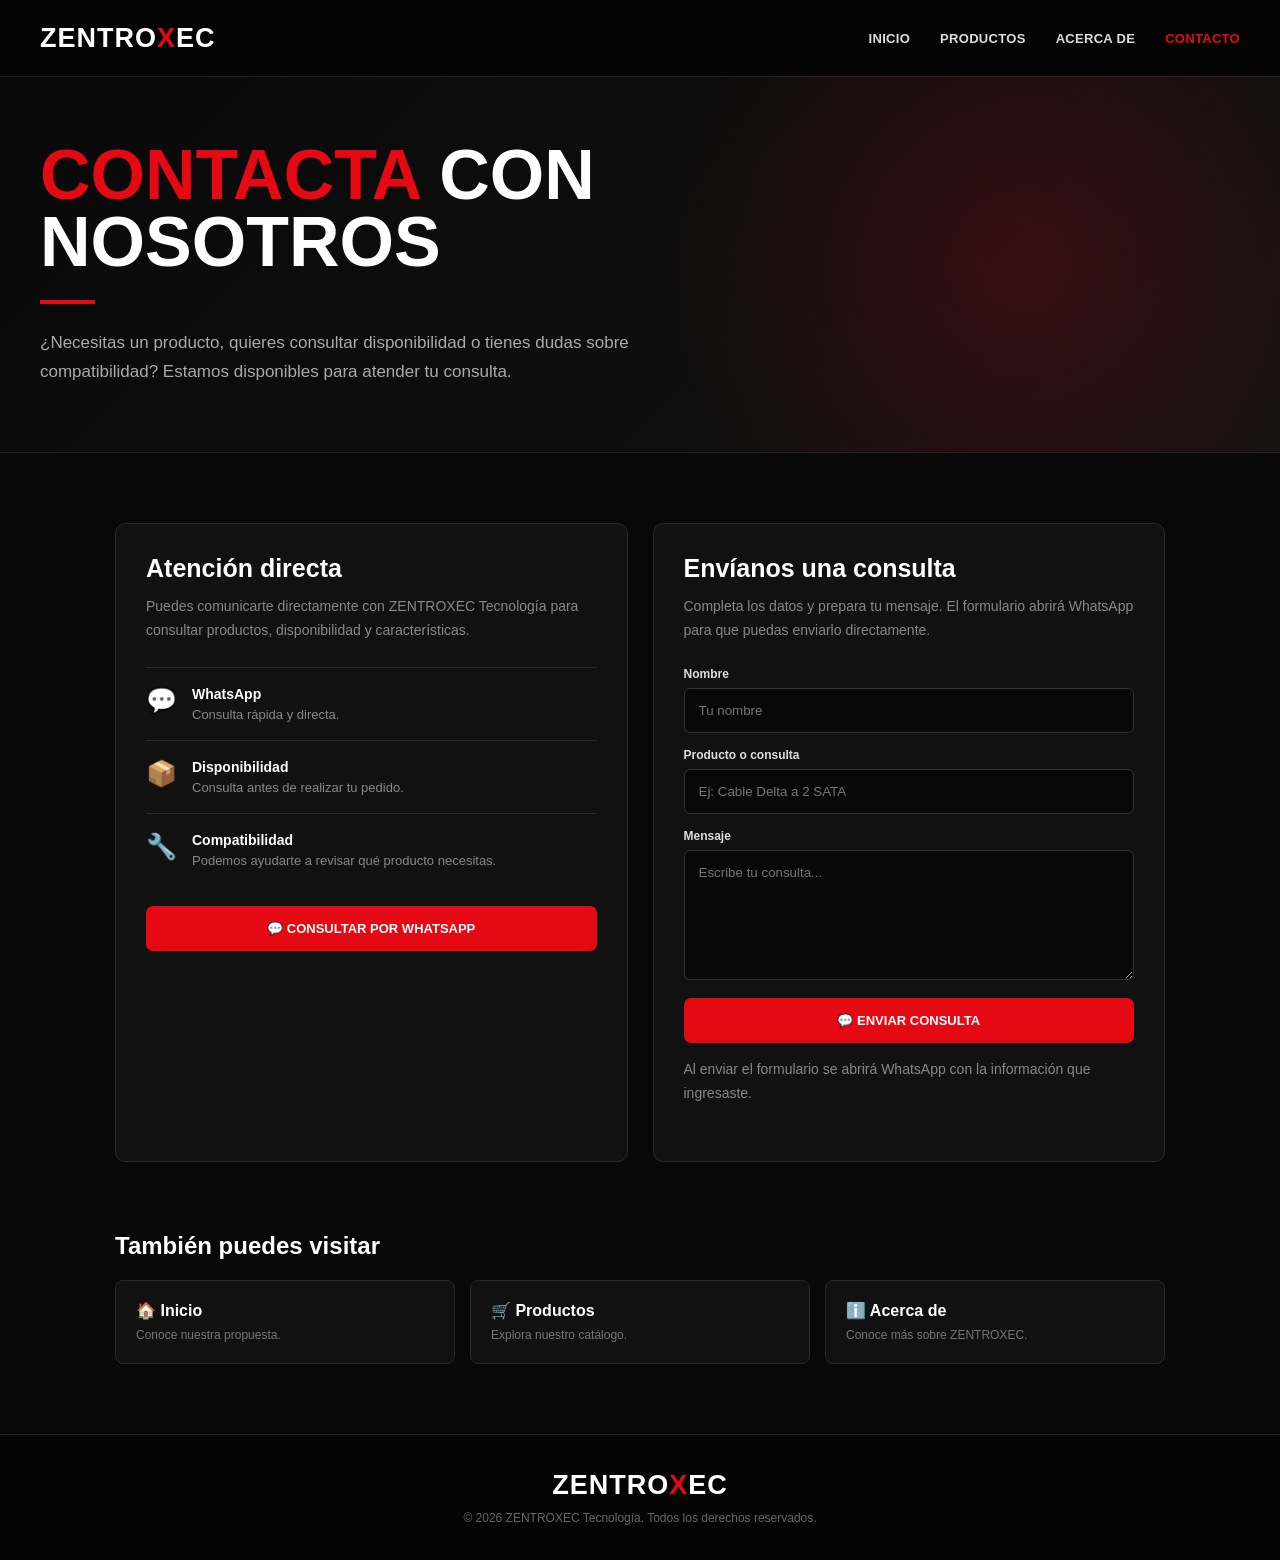
<file: contacto.html>
<!DOCTYPE html>
<html lang="es">
<head>
    <meta charset="UTF-8">
    <meta name="viewport" content="width=device-width, initial-scale=1.0">

    <title>Contacto | ZENTROXEC Tecnología</title>

    <meta
        name="description"
        content="Contacta con ZENTROXEC Tecnología para consultar productos, disponibilidad, cables y adaptadores."
    >

    <style>

        * {
            margin: 0;
            padding: 0;
            box-sizing: border-box;
        }

        html {
            scroll-behavior: smooth;
        }

        body {
            font-family: Arial, Helvetica, sans-serif;
            background: #080808;
            color: #fff;
        }


        /* =====================================================
           HEADER COMÚN
        ===================================================== */

        header {
            position: sticky;
            top: 0;
            z-index: 1000;

            width: 100%;

            background: rgba(5, 5, 5, 0.97);

            border-bottom: 1px solid #222222;

            backdrop-filter: blur(10px);
        }

        .header-container {
            width: 100%;
            max-width: 1250px;

            min-height: 76px;

            margin: 0 auto;

            padding: 0 25px;

            display: flex;

            align-items: center;

            justify-content: space-between;

            gap: 30px;
        }


        /* LOGO */

        .logo {
            flex-shrink: 0;

            color: #ffffff;

            font-size: 27px;

            font-weight: 900;

            letter-spacing: 1px;

            text-decoration: none;
        }

        .logo span {
            color: #e50914;
        }


        /* MENU */

        nav {
            display: flex;

            align-items: center;

            justify-content: center;

            gap: 30px;
        }

        nav a {
            color: #dddddd;

            text-decoration: none;

            font-size: 13px;

            font-weight: 800;

            letter-spacing: 0.3px;

            transition: color 0.2s ease;
        }

        nav a:hover,
        nav a.activo {
            color: #e50914;
        }


        /* =====================================================
           HERO
        ===================================================== */

        .hero {
            min-height: 340px;

            display: flex;
            align-items: center;

            background:
                radial-gradient(
                    circle at 80% 50%,
                    rgba(229,9,20,.18),
                    transparent 35%
                ),
                linear-gradient(
                    135deg,
                    #090909,
                    #121212
                );

            border-bottom: 1px solid #222;
        }

        .hero-container {
            width: 100%;
            max-width: 1250px;

            margin: auto;

            padding: 65px 25px;
        }

        .hero h1 {
            max-width: 700px;

            font-size: clamp(42px,6vw,70px);

            line-height: .95;

            text-transform: uppercase;

            font-weight: 900;
        }

        .hero h1 span {
            color: #e50914;
        }

        .hero-line {
            width: 55px;
            height: 4px;

            background: #e50914;

            margin: 25px 0;
        }

        .hero p {
            max-width: 650px;

            color: #aaa;

            font-size: 17px;

            line-height: 1.7;
        }


        /* =====================================================
           CONTACTO
        ===================================================== */

        .contacto {
            max-width: 1100px;

            margin: auto;

            padding: 70px 25px;
        }

        .contacto-grid {
            display: grid;

            grid-template-columns: 1fr 1fr;

            gap: 25px;
        }

        .panel {
            background: #111;

            border: 1px solid #292929;

            border-radius: 10px;

            padding: 30px;
        }

        .panel h2 {
            font-size: 25px;

            margin-bottom: 12px;
        }

        .panel > p {
            color: #888;

            font-size: 14px;

            line-height: 1.7;

            margin-bottom: 25px;
        }

        .contacto-item {
            display: flex;

            gap: 15px;

            padding: 18px 0;

            border-top: 1px solid #292929;
        }

        .contacto-icono {
            font-size: 25px;
        }

        .contacto-item h3 {
            font-size: 14px;

            margin-bottom: 5px;
        }

        .contacto-item p {
            color: #888;

            font-size: 13px;
        }

        .whatsapp-grande {
            display: block;

            width: 100%;

            background: #e50914;

            color: white;

            text-align: center;

            padding: 15px;

            border-radius: 7px;

            text-decoration: none;

            font-size: 13px;

            font-weight: 900;

            margin-top: 20px;

            transition: .2s;
        }

        .whatsapp-grande:hover {
            background: #b80710;
        }


        /* =====================================================
           FORMULARIO
        ===================================================== */

        form {
            display: flex;

            flex-direction: column;

            gap: 15px;
        }

        label {
            color: #ddd;

            font-size: 12px;

            font-weight: bold;
        }

        input,
        textarea {
            width: 100%;

            margin-top: 7px;

            padding: 14px;

            background: #080808;

            border: 1px solid #333;

            border-radius: 6px;

            color: white;

            font-family: Arial, Helvetica, sans-serif;

            outline: none;
        }

        input:focus,
        textarea:focus {
            border-color: #e50914;
        }

        textarea {
            min-height: 130px;

            resize: vertical;
        }

        .boton-formulario {
            border: none;

            background: #e50914;

            color: white;

            padding: 15px;

            border-radius: 7px;

            font-size: 13px;

            font-weight: 900;

            cursor: pointer;

            transition: .2s;
        }

        .boton-formulario:hover {
            background: #b80710;
        }

        .nota {
            margin-top: 15px;

            color: #666;

            font-size: 11px;

            line-height: 1.5;
        }


        /* =====================================================
           ENLACES
        ===================================================== */

        .enlaces {
            max-width: 1100px;

            margin: 0 auto 70px;

            padding: 0 25px;
        }

        .enlaces h2 {
            margin-bottom: 20px;
        }

        .enlaces-grid {
            display: grid;

            grid-template-columns: repeat(3,1fr);

            gap: 15px;
        }

        .enlace {
            background: #111;

            border: 1px solid #292929;

            border-radius: 8px;

            padding: 20px;

            color: white;

            text-decoration: none;

            transition: .2s;
        }

        .enlace:hover {
            border-color: #e50914;

            transform: translateY(-3px);
        }

        .enlace strong {
            display: block;

            margin-bottom: 5px;
        }

        .enlace span {
            color: #777;

            font-size: 12px;
        }


        /* =====================================================
           FOOTER
        ===================================================== */

        footer {
            background: #050505;

            border-top: 1px solid #222;

            padding: 35px 25px;

            text-align: center;
        }

        footer p {
            color: #666;

            font-size: 12px;

            margin-top: 10px;
        }


        /* =====================================================
           TABLET
        ===================================================== */

        @media (max-width: 850px) {

            .contacto-grid {
                grid-template-columns: 1fr;
            }

            .enlaces-grid {
                grid-template-columns: 1fr;
            }

        }


        /* =====================================================
           CELULAR
        ===================================================== */

        @media (max-width: 700px) {

            header {
                position: relative;
            }

            .header-container {
                min-height: auto;

                padding: 25px 20px 20px;

                flex-direction: column;

                gap: 18px;
            }

            .logo {
                font-size: 27px;

                text-align: center;
            }

            nav {
                width: 100%;

                display: flex;

                align-items: center;

                justify-content: space-between;

                gap: 8px;
            }

            nav a {
                min-height: auto;

                padding: 5px 3px;

                display: flex;

                align-items: center;

                justify-content: center;

                font-size: 10px;

                border: none;

                border-radius: 0;
            }


            .hero-container {
                padding: 55px 20px;
            }

            .hero h1 {
                font-size: 42px;
            }

            .contacto {
                padding: 50px 20px;
            }

            .panel {
                padding: 23px;
            }

            .enlaces {
                padding: 0 20px;
            }

        }


        /* =====================================================
           CELULARES PEQUEÑOS
        ===================================================== */

        @media (max-width: 380px) {

            .header-container {
                padding: 22px 14px 18px;
            }

            .logo {
                font-size: 24px;
            }

            nav {
                gap: 4px;
            }

            nav a {
                font-size: 9px;
            }

        }

    </style>
</head>


<body>


<header>

    <div class="header-container">

        <a href="index.html" class="logo">
            ZENTRO<span>X</span>EC
        </a>


        <nav>

            <a href="index.html">
                INICIO
            </a>

            <a href="productos.html">
                PRODUCTOS
            </a>

            <a href="acerca.html">
                ACERCA DE
            </a>

            <a href="contacto.html" class="activo">
                CONTACTO
            </a>

        </nav>

    </div>

</header>


<section class="hero">

    <div class="hero-container">

        <h1>

            <span>CONTACTA</span>
            CON NOSOTROS

        </h1>

        <div class="hero-line"></div>

        <p>
            ¿Necesitas un producto, quieres consultar disponibilidad
            o tienes dudas sobre compatibilidad? Estamos disponibles
            para atender tu consulta.
        </p>

    </div>

</section>


<main class="contacto">

    <div class="contacto-grid">


        <!-- INFORMACIÓN -->

        <section class="panel">

            <h2>
                Atención directa
            </h2>

            <p>
                Puedes comunicarte directamente con ZENTROXEC
                Tecnología para consultar productos,
                disponibilidad y características.
            </p>


            <div class="contacto-item">

                <div class="contacto-icono">
                    💬
                </div>

                <div>

                    <h3>
                        WhatsApp
                    </h3>

                    <p>
                        Consulta rápida y directa.
                    </p>

                </div>

            </div>


            <div class="contacto-item">

                <div class="contacto-icono">
                    📦
                </div>

                <div>

                    <h3>
                        Disponibilidad
                    </h3>

                    <p>
                        Consulta antes de realizar tu pedido.
                    </p>

                </div>

            </div>


            <div class="contacto-item">

                <div class="contacto-icono">
                    🔧
                </div>

                <div>

                    <h3>
                        Compatibilidad
                    </h3>

                    <p>
                        Podemos ayudarte a revisar qué producto
                        necesitas.
                    </p>

                </div>

            </div>


            <a
                id="whatsappGrande"
                class="whatsapp-grande"
                target="_blank"
                rel="noopener"
            >
                💬 CONSULTAR POR WHATSAPP
            </a>

        </section>


        <!-- FORMULARIO -->

        <section class="panel">

            <h2>
                Envíanos una consulta
            </h2>

            <p>
                Completa los datos y prepara tu mensaje.
                El formulario abrirá WhatsApp para que puedas
                enviarlo directamente.
            </p>


            <form id="formularioContacto">

                <label>

                    Nombre

                    <input
                        type="text"
                        id="nombre"
                        placeholder="Tu nombre"
                        required
                    >

                </label>


                <label>

                    Producto o consulta

                    <input
                        type="text"
                        id="producto"
                        placeholder="Ej: Cable Delta a 2 SATA"
                        required
                    >

                </label>


                <label>

                    Mensaje

                    <textarea
                        id="mensaje"
                        placeholder="Escribe tu consulta..."
                        required
                    ></textarea>

                </label>


                <button
                    class="boton-formulario"
                    type="submit"
                >
                    💬 ENVIAR CONSULTA
                </button>

            </form>


            <p class="nota">

                Al enviar el formulario se abrirá WhatsApp
                con la información que ingresaste.

            </p>

        </section>

    </div>

</main>


<section class="enlaces">

    <h2>
        También puedes visitar
    </h2>

    <div class="enlaces-grid">


        <a
            href="index.html"
            class="enlace"
        >

            <strong>
                🏠 Inicio
            </strong>

            <span>
                Conoce nuestra propuesta.
            </span>

        </a>


        <a
            href="productos.html"
            class="enlace"
        >

            <strong>
                🛒 Productos
            </strong>

            <span>
                Explora nuestro catálogo.
            </span>

        </a>


        <a
            href="acerca.html"
            class="enlace"
        >

            <strong>
                ℹ️ Acerca de
            </strong>

            <span>
                Conoce más sobre ZENTROXEC.
            </span>

        </a>

    </div>

</section>


<footer>

    <div class="logo">

        ZENTRO<span>X</span>EC

    </div>

    <p>
        © 2026 ZENTROXEC Tecnología.
        Todos los derechos reservados.
    </p>

</footer>


<script>

const WHATSAPP = "593960648763";


/* WhatsApp general */

const mensajeGeneral =
    "Hola, quisiera consultar sobre un producto de ZENTROXEC Tecnología.";

const enlaceGeneral =
    `https://wa.me/${WHATSAPP}?text=${encodeURIComponent(mensajeGeneral)}`;


document.getElementById("whatsappGrande").href =
    enlaceGeneral;


/* Formulario */

document
    .getElementById("formularioContacto")
    .addEventListener("submit", function(event) {

        event.preventDefault();

        const nombre =
            document.getElementById("nombre").value.trim();

        const producto =
            document.getElementById("producto").value.trim();

        const mensaje =
            document.getElementById("mensaje").value.trim();


        const url =
            `https://wa.me/${WHATSAPP}?text=${encodeURIComponent(
                `Hola, soy ${nombre}.\n\nProducto o consulta: ${producto}\n\nMensaje: ${mensaje}`
            )}`;


        window.open(
            url,
            "_blank"
        );

    });

</script>


</body>
</html>
</file>
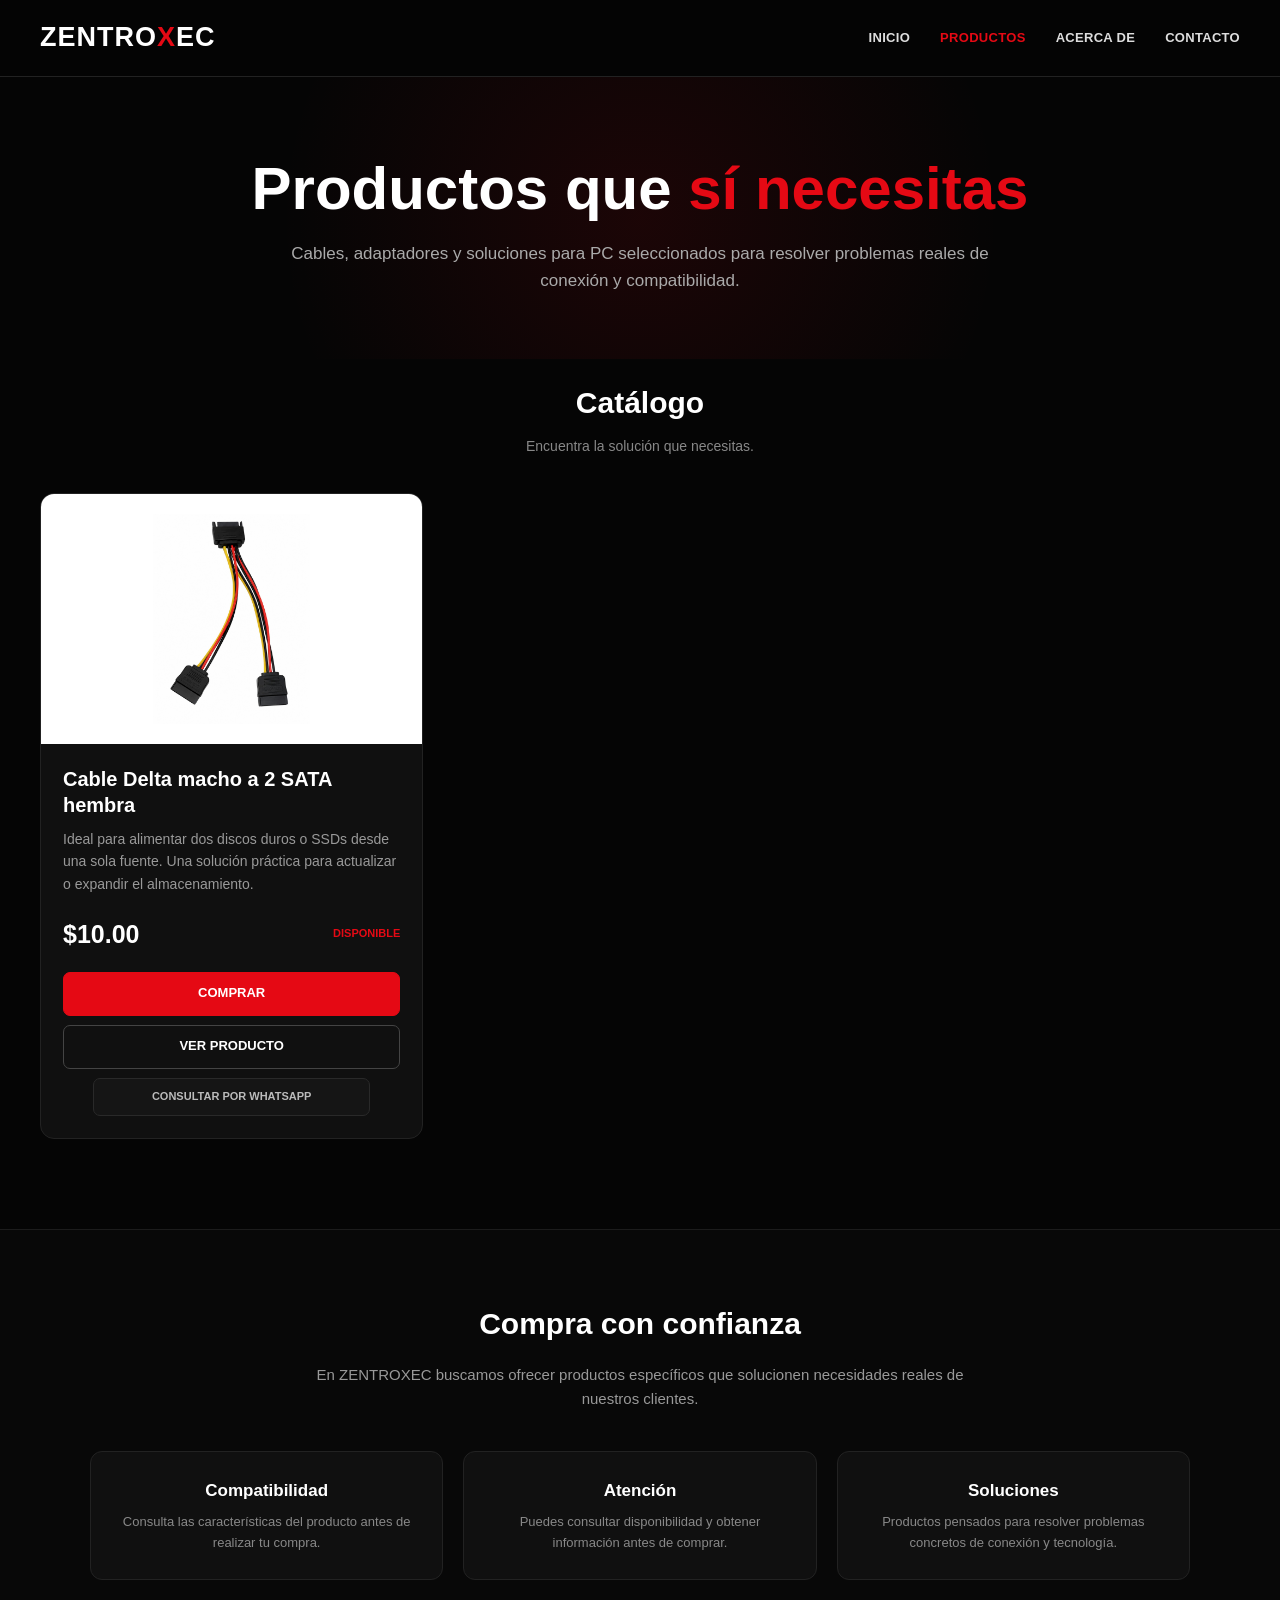
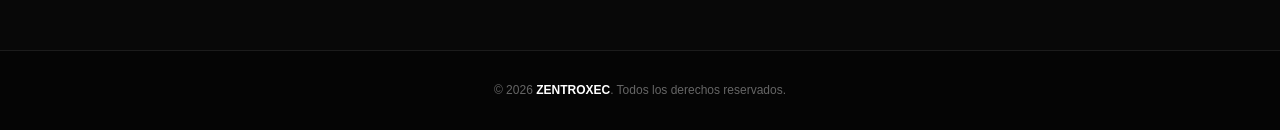
<file: productos.html>
<!DOCTYPE html>
<html lang="es">

<head>

    <meta charset="UTF-8">

    <meta name="viewport" content="width=device-width, initial-scale=1.0">


    <!-- =====================================================
         EDITAR: TÍTULO DE LA PÁGINA
    ====================================================== -->

    <title>Productos | ZENTROXEC</title>


    <!-- =====================================================
         EDITAR: DESCRIPCIÓN SEO
    ====================================================== -->

    <meta
        name="description"
        content="Catálogo de productos ZENTROXEC. Cables, adaptadores y soluciones para PC."
    >


    <style>

        /* =====================================================
           RESET
           NO NECESITAS EDITAR
        ====================================================== */

        * {
            margin: 0;
            padding: 0;
            box-sizing: border-box;
        }

        html {
            scroll-behavior: smooth;
        }

        body {
            font-family: Arial, Helvetica, sans-serif;
            background: #050505;
            color: #ffffff;
            line-height: 1.6;
        }


        /* =====================================================
           HEADER
        ====================================================== */

        header {
            position: sticky;
            top: 0;
            z-index: 1000;

            width: 100%;

            background: rgba(5, 5, 5, 0.97);

            border-bottom: 1px solid #222222;

            backdrop-filter: blur(10px);
        }

        .header-container {
            width: 100%;
            max-width: 1250px;

            min-height: 76px;

            margin: 0 auto;

            padding: 0 25px;

            display: flex;

            align-items: center;

            justify-content: space-between;

            gap: 30px;
        }


        /* =====================================================
           LOGO

           EDITAR: CAMBIA ZENTROXEC AQUÍ
        ====================================================== */

        .logo {
            flex-shrink: 0;

            color: #ffffff;

            font-size: 27px;

            font-weight: 900;

            letter-spacing: 1px;

            text-decoration: none;
        }

        .logo span {
            color: #e50914;
        }


        /* =====================================================
           MENÚ
        ====================================================== */

        nav {
            display: flex;

            align-items: center;

            justify-content: center;

            gap: 30px;
        }

        nav a {
            color: #dddddd;

            text-decoration: none;

            font-size: 13px;

            font-weight: 800;

            letter-spacing: 0.3px;

            transition: color 0.2s ease;
        }

        nav a:hover,
        nav a.activo {
            color: #e50914;
        }


        /* =====================================================
           HERO
        ====================================================== */

        .hero {
            width: 100%;

            padding: 80px 20px 65px;

            text-align: center;

            background:
                radial-gradient(
                    circle at center,
                    rgba(229, 9, 20, 0.10),
                    transparent 55%
                );
        }

        .hero h1 {
            font-size: clamp(34px, 6vw, 60px);

            line-height: 1.05;

            font-weight: 900;

            margin-bottom: 20px;
        }

        .hero h1 span {
            color: #e50914;
        }

        .hero p {
            max-width: 700px;

            margin: 0 auto;

            color: #aaaaaa;

            font-size: 17px;
        }


        /* =====================================================
           CATÁLOGO
        ====================================================== */

        .catalogo {
            width: 100%;

            max-width: 1250px;

            margin: 0 auto;

            padding: 20px 25px 90px;
        }

        .catalogo-titulo {
            margin-bottom: 35px;

            text-align: center;
        }

        .catalogo-titulo h2 {
            font-size: 30px;

            font-weight: 900;

            margin-bottom: 8px;
        }

        .catalogo-titulo p {
            color: #888888;

            font-size: 14px;
        }


        /* =====================================================
           GRID PRODUCTOS
        ====================================================== */

        .productos-grid {
            display: grid;

            grid-template-columns:
                repeat(3, minmax(0, 1fr));

            gap: 25px;
        }


        /* =====================================================
           TARJETA PRODUCTO
        ====================================================== */

        .producto-card {
            background: #101010;

            border: 1px solid #222222;

            border-radius: 14px;

            overflow: hidden;

            transition:
                transform 0.25s ease,
                border-color 0.25s ease,
                box-shadow 0.25s ease;
        }

        .producto-card:hover {
            transform: translateY(-5px);

            border-color: #e50914;

            box-shadow:
                0 12px 35px rgba(0, 0, 0, 0.45);
        }


        /* =====================================================
           IMAGEN DEL PRODUCTO

           EDITAR: CAMBIA LA RUTA DE LA IMAGEN
        ====================================================== */

        .producto-imagen {
            width: 100%;

            height: 250px;

            background: #ffffff;

            display: flex;

            align-items: center;

            justify-content: center;

            overflow: hidden;
        }

        .producto-imagen img {
            width: 100%;

            height: 100%;

            object-fit: contain;

            padding: 20px;

            transition: transform 0.3s ease;
        }

        .producto-card:hover .producto-imagen img {
            transform: scale(1.04);
        }


        /* =====================================================
           INFORMACIÓN DEL PRODUCTO
        ====================================================== */

        .producto-info {
            padding: 22px;
        }

        .producto-info h3 {
            color: #ffffff;

            font-size: 20px;

            line-height: 1.3;

            margin-bottom: 10px;
        }

        .producto-info p {
            color: #999999;

            font-size: 14px;

            min-height: 68px;

            margin-bottom: 18px;
        }


        /* =====================================================
           PRECIO
        ====================================================== */

        .producto-precio {
            display: flex;

            align-items: center;

            justify-content: space-between;

            gap: 10px;

            margin-bottom: 18px;
        }

        .precio {
            color: #ffffff;

            font-size: 25px;

            font-weight: 900;
        }

        .disponible {
            color: #e50914;

            font-size: 11px;

            font-weight: 800;

            text-transform: uppercase;
        }


        /* =====================================================
           BOTONES
        ====================================================== */

        .producto-botones {
            display: flex;

            flex-direction: column;

            gap: 9px;
        }

        .btn {
            width: 100%;

            min-height: 44px;

            border-radius: 7px;

            display: flex;

            align-items: center;

            justify-content: center;

            text-decoration: none;

            font-family: Arial, Helvetica, sans-serif;

            font-size: 13px;

            font-weight: 800;

            cursor: pointer;

            transition:
                background 0.2s ease,
                color 0.2s ease,
                border-color 0.2s ease;
        }


        /* =====================================================
           BOTÓN COMPRAR
        ====================================================== */

        .btn-comprar {
            background: #e50914;

            color: #ffffff;

            border: 1px solid #e50914;
        }

        .btn-comprar:hover {
            background: #b80710;

            border-color: #b80710;
        }


        /* =====================================================
           BOTÓN VER PRODUCTO

           ESTE BOTÓN AHORA ENVÍA DIRECTAMENTE A:

           verproducto.html
        ====================================================== */

        .btn-ver-producto {
            background: transparent;

            color: #ffffff;

            border: 1px solid #444444;
        }

        .btn-ver-producto:hover {
            border-color: #ffffff;

            background: #ffffff;

            color: #050505;
        }


        /* =====================================================
           BOTÓN WHATSAPP
        ====================================================== */

        .btn-whatsapp {
            width: 82%;

            align-self: center;

            min-height: 38px;

            background: #151515;

            color: #bbbbbb;

            border: 1px solid #292929;

            font-size: 11px;
        }

        .btn-whatsapp:hover {
            color: #ffffff;

            border-color: #555555;

            background: #1c1c1c;
        }


        /* =====================================================
           INFORMACIÓN
        ====================================================== */

        .info-section {

            width: 100%;

            border-top: 1px solid #1c1c1c;

            background: #080808;

            padding: 70px 25px;
        }

        .info-container {

            max-width: 1100px;

            margin: 0 auto;

            text-align: center;
        }

        .info-container h2 {

            font-size: 30px;

            margin-bottom: 15px;
        }

        .info-container > p {

            max-width: 700px;

            margin: 0 auto 40px;

            color: #999999;

            font-size: 15px;
        }

        .info-grid {

            display: grid;

            grid-template-columns:
                repeat(3, 1fr);

            gap: 20px;
        }

        .info-box {

            padding: 25px;

            background: #101010;

            border: 1px solid #222222;

            border-radius: 12px;
        }

        .info-box h3 {

            color: #ffffff;

            font-size: 17px;

            margin-bottom: 8px;
        }

        .info-box p {

            color: #888888;

            font-size: 13px;
        }


        /* =====================================================
           FOOTER
        ====================================================== */

        footer {

            padding: 30px 20px;

            text-align: center;

            background: #050505;

            border-top: 1px solid #1c1c1c;
        }

        footer p {

            color: #666666;

            font-size: 12px;
        }

        footer strong {

            color: #ffffff;
        }


        /* =====================================================
           TABLET
        ====================================================== */

        @media (max-width: 950px) {

            .productos-grid {

                grid-template-columns:
                    repeat(2, minmax(0, 1fr));

            }

            .info-grid {

                grid-template-columns:
                    repeat(3, 1fr);

            }

        }


        /* =====================================================
           CELULAR
        ====================================================== */

        @media (max-width: 700px) {

            header {

                position: relative;

            }

            .header-container {

                min-height: auto;

                padding: 25px 20px 20px;

                flex-direction: column;

                gap: 18px;
            }

            .logo {

                font-size: 27px;

                text-align: center;
            }

            nav {

                width: 100%;

                display: flex;

                align-items: center;

                justify-content: space-between;

                gap: 8px;
            }

            nav a {

                min-height: auto;

                padding: 5px 3px;

                display: flex;

                align-items: center;

                justify-content: center;

                font-size: 10px;

                border: none;

                border-radius: 0;
            }


            .hero {

                padding: 60px 20px 45px;

            }

            .hero p {

                font-size: 15px;

            }


            .catalogo {

                padding:
                    15px 18px 65px;

            }


            .productos-grid {

                grid-template-columns: 1fr;

                gap: 20px;

            }


            .producto-imagen {

                height: 260px;

            }


            .info-section {

                padding: 55px 18px;

            }

            .info-grid {

                grid-template-columns: 1fr;

            }

        }


        /* =====================================================
           CELULARES PEQUEÑOS
        ====================================================== */

        @media (max-width: 380px) {

            .header-container {

                padding:
                    22px 14px 18px;

            }

            .logo {

                font-size: 24px;

            }

            nav {

                gap: 4px;

            }

            nav a {

                font-size: 9px;

            }

            .producto-info {

                padding: 18px;

            }

            .producto-imagen {

                height: 230px;

            }

        }

    </style>

</head>


<body>


    <!-- =====================================================
         HEADER
    ====================================================== -->

    <header>

        <div class="header-container">


            <!-- EDITAR: LOGO -->

            <a href="index.html" class="logo">

                ZENTRO<span>X</span>EC

            </a>


            <!-- MENÚ -->

            <nav>

                <a href="index.html">
                    INICIO
                </a>

                <a href="productos.html" class="activo">
                    PRODUCTOS
                </a>

                <a href="acerca.html">
                    ACERCA DE
                </a>

                <a href="contacto.html">
                    CONTACTO
                </a>

            </nav>

        </div>

    </header>



    <!-- =====================================================
         HERO
    ====================================================== -->

    <section class="hero">


        <!-- EDITAR: TÍTULO PRINCIPAL -->

        <h1>

            Productos que
            <span>sí necesitas</span>

        </h1>


        <!-- EDITAR: DESCRIPCIÓN PRINCIPAL -->

        <p>

            Cables, adaptadores y soluciones para PC seleccionados
            para resolver problemas reales de conexión y compatibilidad.

        </p>

    </section>



    <!-- =====================================================
         CATÁLOGO
    ====================================================== -->

    <main class="catalogo">


        <div class="catalogo-titulo">


            <!-- EDITAR: TÍTULO DEL CATÁLOGO -->

            <h2>
                Catálogo
            </h2>


            <!-- EDITAR: TEXTO DEL CATÁLOGO -->

            <p>
                Encuentra la solución que necesitas.
            </p>

        </div>



        <div class="productos-grid">


            <!-- =================================================
                 PRODUCTO 1
            ================================================== -->

            <article class="producto-card">


                <!-- =================================================
                     EDITAR: IMAGEN DEL PRODUCTO

                     Cambia:
                     img/delta.png

                     por la ruta de tu imagen.
                ================================================== -->

                <div class="producto-imagen">

                    <img
                        src="img/delta.jpg"
                        alt="Cable Delta macho a 2 SATA hembra"
                    >

                </div>



                <div class="producto-info">


                    <!-- =================================================
                         EDITAR: NOMBRE DEL PRODUCTO
                    ================================================== -->

                    <h3>

                        Cable Delta macho a 2 SATA hembra

                    </h3>



                    <!-- =================================================
                         EDITAR: DESCRIPCIÓN CORTA
                    ================================================== -->

                    <p>

                        Ideal para alimentar dos discos duros o SSDs
                        desde una sola fuente. Una solución práctica
                        para actualizar o expandir el almacenamiento.

                    </p>



                    <!-- =================================================
                         PRECIO
                    ================================================== -->

                    <div class="producto-precio">


                        <!-- EDITAR: PRECIO -->

                        <span class="precio">

                            $10.00

                        </span>


                        <!-- EDITAR: DISPONIBILIDAD -->

                        <span class="disponible">

                            Disponible

                        </span>

                    </div>



                    <!-- =================================================
                         BOTONES
                    ================================================== -->

                    <div class="producto-botones">


                        <!-- =================================================
                             BOTÓN COMPRAR

                             ENVÍA A comprar.html CON LOS PARÁMETROS
                             QUE comprar.html ESPERA:

                             cantidad=1
                             precio=10

                             URL FINAL:

                             comprar.html?cantidad=1&precio=10

                             Esto hace que comprar.html reconozca
                             automáticamente:

                             Cantidad: 1
                             Precio: $10.00
                        ================================================== -->

                        <a
                            href="comprar.html?cantidad=1&precio=10"
                            class="btn btn-comprar"
                        >

                            COMPRAR

                        </a>



                        <!-- =================================================
                             BOTÓN VER PRODUCTO

                             ESTE BOTÓN ENVÍA A:

                             verproducto.html

                             IMPORTANTE:
                             El archivo debe llamarse exactamente:

                             verproducto.html

                             y debe estar en la misma carpeta que
                             productos.html.
                        ================================================== -->

                        <a
                            href="verproducto.html"
                            class="btn btn-ver-producto"
                        >

                            VER PRODUCTO

                        </a>



                        <!-- =================================================
                             BOTÓN WHATSAPP

                             El enlace se genera mediante JavaScript.
                        ================================================== -->

                        <a
                            id="whatsappProducto"
                            class="btn btn-whatsapp"
                            target="_blank"
                            rel="noopener noreferrer"
                        >

                            CONSULTAR POR WHATSAPP

                        </a>


                    </div>

                </div>

            </article>


        </div>

    </main>



    <!-- =====================================================
         INFORMACIÓN
    ====================================================== -->

    <section class="info-section">


        <div class="info-container">


            <!-- EDITAR -->

            <h2>
                Compra con confianza
            </h2>


            <!-- EDITAR -->

            <p>

                En ZENTROXEC buscamos ofrecer productos específicos
                que solucionen necesidades reales de nuestros clientes.

            </p>



            <div class="info-grid">


                <div class="info-box">

                    <h3>
                        Compatibilidad
                    </h3>

                    <p>

                        Consulta las características del producto
                        antes de realizar tu compra.

                    </p>

                </div>



                <div class="info-box">

                    <h3>
                        Atención
                    </h3>

                    <p>

                        Puedes consultar disponibilidad y obtener
                        información antes de comprar.

                    </p>

                </div>



                <div class="info-box">

                    <h3>
                        Soluciones
                    </h3>

                    <p>

                        Productos pensados para resolver problemas
                        concretos de conexión y tecnología.

                    </p>

                </div>


            </div>

        </div>

    </section>



    <!-- =====================================================
         FOOTER
    ====================================================== -->

    <footer>

        <p>

            © 2026

            <strong>ZENTROXEC</strong>.

            Todos los derechos reservados.

        </p>

    </footer>



    <!-- =====================================================
         JAVASCRIPT
    ====================================================== -->

    <script>


        /* =====================================================
           =====================================================
           WHATSAPP
           =====================================================
        ====================================================== */


        /*
         * =====================================================
         * EDITAR AQUÍ EL NÚMERO DE WHATSAPP
         *
         * Ecuador:
         * 593960648763
         *
         * SIN +
         * SIN ESPACIOS
         * SIN GUIONES
         * =====================================================
        */

        const WHATSAPP = "593960648763";


        /*
         * =====================================================
         * EDITAR AQUÍ EL MENSAJE DE WHATSAPP
         * =====================================================
        */

        const mensajeWhatsApp =
            "Hola ZENTROXEC, quiero consultar la disponibilidad del Cable Delta macho a 2 SATA hembra.";


        /*
         * =====================================================
         * CREAR ENLACE DE WHATSAPP
         * =====================================================
        */

        const enlaceWhatsApp =
            `https://wa.me/${WHATSAPP}?text=${encodeURIComponent(mensajeWhatsApp)}`;


        /*
         * =====================================================
         * ASIGNAR ENLACE AL BOTÓN
         * =====================================================
        */

        document.getElementById("whatsappProducto").href =
            enlaceWhatsApp;


    </script>


</body>

</html>
</file>
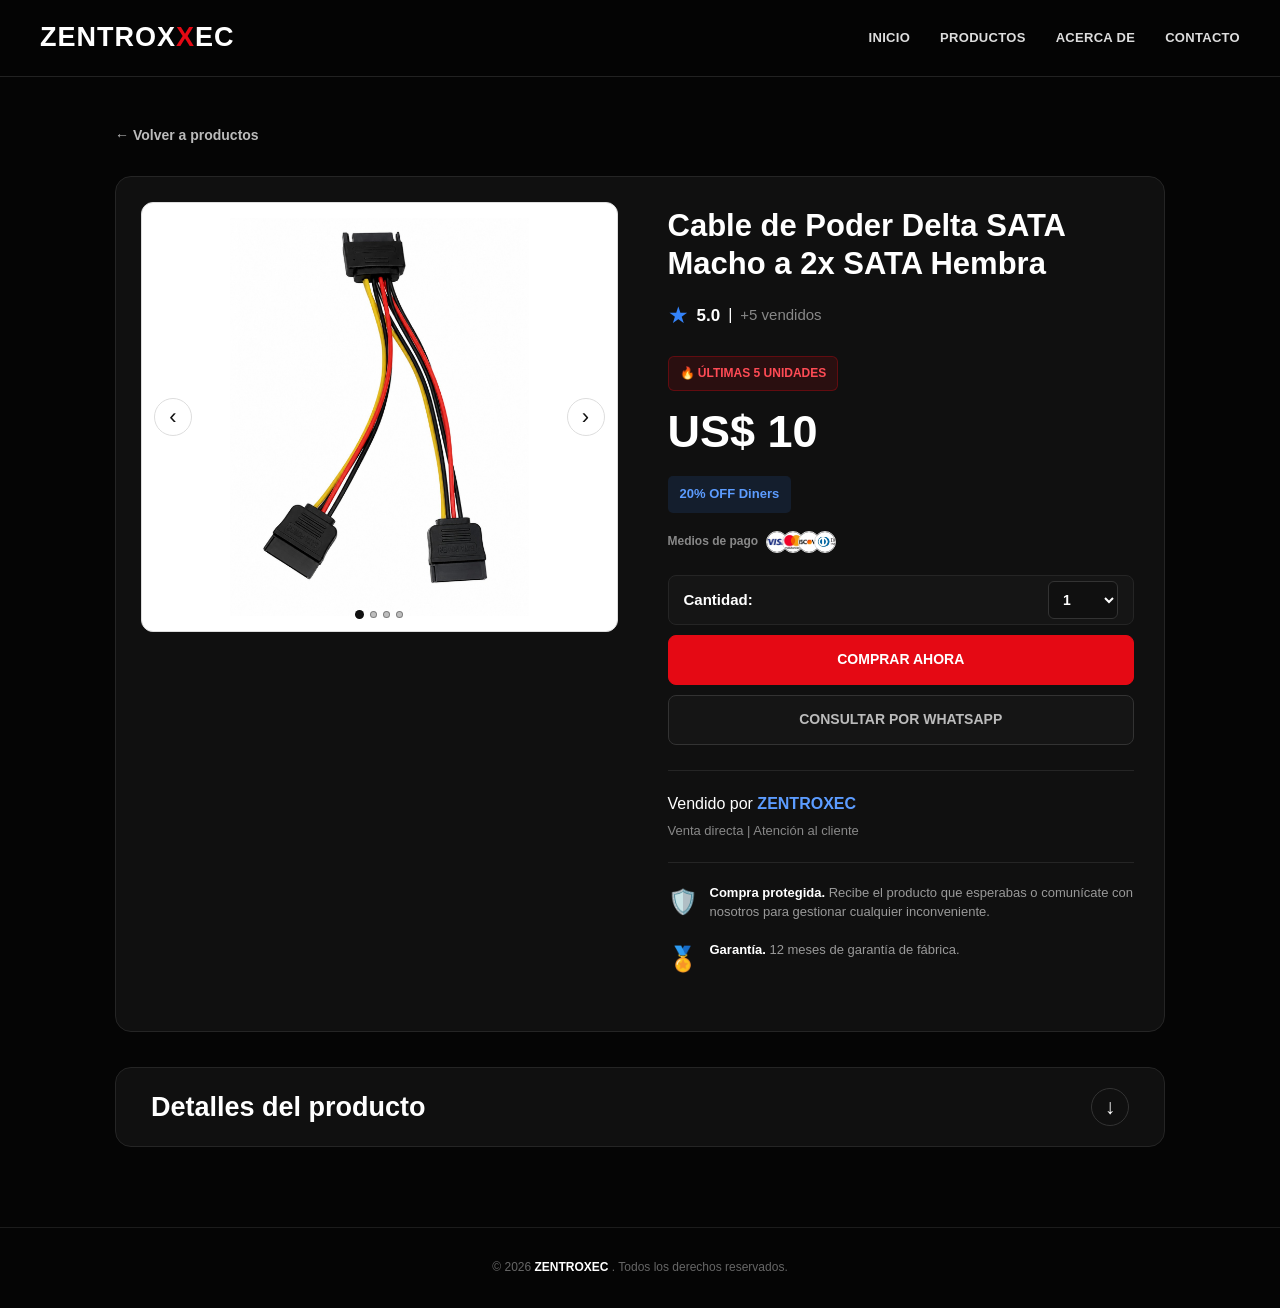
<file: verproducto.html>
<!DOCTYPE html>
<html lang="es">

<head>

    <meta charset="UTF-8">

    <meta
        name="viewport"
        content="width=device-width, initial-scale=1.0"
    >

    <title>
        Cable Delta SATA | ZENTROXEC
    </title>

    <meta
        name="description"
        content="Cable de poder Delta SATA macho a 2 SATA hembra. Consulta características y detalles del producto en ZENTROXEC."
    >

    <style>

        :root {

            --negro: #050505;
            --negro-card: #101010;
            --negro-suave: #151515;
            --blanco: #ffffff;
            --gris: #999999;
            --gris-claro: #cccccc;
            --borde: #252525;
            --rojo: #e50914;
            --rojo-hover: #b80710;
            --verde: #00a650;
            --azul: #3483fa;

        }


        * {

            margin: 0;
            padding: 0;
            box-sizing: border-box;

        }


        html {

            scroll-behavior: smooth;

        }


        body {

            font-family:
                Arial,
                Helvetica,
                sans-serif;

            background: var(--negro);
            color: var(--blanco);

            line-height: 1.6;

        }


        /* =====================================================
           ENCABEZADO
           ===================================================== */

        header {

            position: sticky;

            top: 0;

            z-index: 1000;

            width: 100%;

            background:
                rgba(5, 5, 5, 0.97);

            border-bottom:
                1px solid #222222;

            backdrop-filter:
                blur(10px);

        }


        .header-container {

            width: 100%;

            max-width: 1250px;

            min-height: 76px;

            margin: 0 auto;

            padding: 0 25px;

            display: flex;

            align-items: center;

            justify-content: space-between;

            gap: 30px;

        }


        .logo {

            flex-shrink: 0;

            color: var(--blanco);

            font-size: 27px;

            font-weight: 900;

            letter-spacing: 1px;

            text-decoration: none;

        }


        .logo span {

            color: var(--rojo);

        }


        nav {

            display: flex;

            align-items: center;

            justify-content: center;

            gap: 30px;

        }


        nav a {

            color: #dddddd;

            text-decoration: none;

            font-size: 13px;

            font-weight: 800;

            letter-spacing: 0.3px;

            transition:
                color 0.2s ease;

        }


        nav a:hover {

            color: var(--rojo);

        }



        /* =====================================================
           PÁGINA DEL PRODUCTO
           ===================================================== */

        .producto-page {

            width: 100%;

            max-width: 1100px;

            margin: 0 auto;

            padding:
                45px 25px 80px;

        }


        .volver {

            display: inline-flex;

            align-items: center;

            gap: 8px;

            color: #bbbbbb;

            text-decoration: none;

            font-size: 14px;

            font-weight: 700;

            margin-bottom: 30px;

            transition:
                color 0.2s ease;

        }


        .volver:hover {

            color: var(--rojo);

        }



        /* =====================================================
           PRODUCTO PRINCIPAL
           ===================================================== */

        .producto-principal {

            display: grid;

            grid-template-columns:
                minmax(0, 1fr)
                minmax(0, 1fr);

            gap: 45px;

            background:
                var(--negro-card);

            border:
                1px solid var(--borde);

            border-radius: 16px;

            padding: 25px;

        }


        .galeria {

            width: 100%;

            min-width: 0;

        }



        /* =====================================================
           CARRUSEL DE IMÁGENES
           ===================================================== */

        .imagen-principal {

            width: 100%;

            height: 430px;

            background: #ffffff;

            border-radius: 12px;

            overflow: hidden;

            display: flex;

            align-items: center;

            justify-content: center;

            border:
                1px solid #dddddd;

            position: relative;

            touch-action: pan-y;

            cursor: grab;

        }


        .imagen-principal:active {

            cursor: grabbing;

        }


        .carrusel-contenedor {

            width: 100%;

            height: 100%;

            overflow: hidden;

        }


        .carrusel-track {

            width: 100%;

            height: 100%;

            display: flex;

            transition:
                transform 0.35s ease;

            will-change: transform;

        }


        .carrusel-slide {

            min-width: 100%;

            width: 100%;

            height: 100%;

            flex: 0 0 100%;

            display: flex;

            align-items: center;

            justify-content: center;

            padding: 15px;

            overflow: hidden;

        }


        .carrusel-slide img {

            display: block;

            width: 100%;

            height: 100%;

            object-fit: contain;

            object-position: center center;

            user-select: none;

            -webkit-user-drag: none;

            pointer-events: none;

        }



        /* =====================================================
           FLECHAS DEL CARRUSEL
           ===================================================== */

        .carrusel-flecha {

            position: absolute;

            top: 50%;

            transform: translateY(-50%);

            width: 38px;

            height: 38px;

            border-radius: 50%;

            border:
                1px solid #dddddd;

            background:
                rgba(255, 255, 255, 0.90);

            color: #111111;

            display: flex;

            align-items: center;

            justify-content: center;

            font-size: 22px;

            cursor: pointer;

            z-index: 10;

            opacity: 1;

            visibility: visible;

            transition:
                background 0.2s ease,
                transform 0.2s ease,
                opacity 0.3s ease,
                visibility 0.3s ease;

        }


        .carrusel-flecha:hover {

            background: #ffffff;

        }


        .carrusel-flecha.izquierda {

            left: 12px;

        }


        .carrusel-flecha.derecha {

            right: 12px;

        }


        .imagen-principal.ocultar-flechas
        .carrusel-flecha {

            opacity: 0;

            visibility: hidden;

            pointer-events: none;

        }



        /* =====================================================
           PUNTOS DEL CARRUSEL
           ===================================================== */

        .carrusel-puntos {

            position: absolute;

            bottom: 12px;

            left: 0;

            width: 100%;

            display: flex;

            justify-content: center;

            align-items: center;

            gap: 6px;

            z-index: 5;

        }


        .carrusel-punto {

            width: 7px;

            height: 7px;

            border-radius: 50%;

            background:
                rgba(0, 0, 0, 0.25);

            border:
                1px solid rgba(0, 0, 0, 0.35);

            transition:
                all 0.2s ease;

            cursor: pointer;

        }


        .carrusel-punto.activo {

            width: 9px;

            height: 9px;

            background: #111111;

        }



        /* =====================================================
           INFORMACIÓN DEL PRODUCTO
           ===================================================== */

        .producto-info {

            padding:
                5px 5px 10px;

        }


        .producto-titulo {

            font-size: 31px;

            line-height: 1.2;

            font-weight: 800;

            margin-bottom: 15px;

        }


        .valoracion {

            display: flex;

            align-items: center;

            gap: 8px;

            margin-bottom: 22px;

        }


        .estrella {

            color: #3483fa;

            font-size: 23px;

        }


        .valoracion strong {

            font-size: 17px;

        }


        .ventas {

            color: #888888;

            font-size: 15px;

        }


        .stock {

            display: inline-block;

            padding:
                7px 11px;

            background:
                rgba(229, 9, 20, 0.12);

            border:
                1px solid
                rgba(229, 9, 20, 0.3);

            color: #ff4b55;

            border-radius: 6px;

            font-size: 12px;

            font-weight: 800;

            margin-bottom: 18px;

        }


        .precio {

            font-size: 45px;

            line-height: 1;

            font-weight: 900;

            margin-bottom: 22px;

        }


        .descuento {

            display: inline-block;

            background:
                rgba(52, 131, 250, 0.12);

            color: #5c9cff;

            padding:
                8px 12px;

            border-radius: 5px;

            font-size: 13px;

            font-weight: 800;

            margin-bottom: 18px;

        }



        /* =====================================================
           MEDIOS DE PAGO
           ===================================================== */

        .medios-pago {

            display: flex;

            align-items: center;

            gap: 0;

            margin-bottom: 22px;

            flex-wrap: nowrap;

        }


        .medios-pago-titulo {

            color: #888888;

            font-size: 12px;

            font-weight: 700;

            white-space: nowrap;

            margin-right: 8px;

        }


        /*
         * CÍRCULOS DE MEDIOS DE PAGO
         *
         * Reducidos para que tengan aproximadamente
         * el tamaño visual del texto "Medios de pago".
         */

        .pago-circulo {

            width: 22px;

            height: 22px;

            min-width: 22px;

            border-radius: 50%;

            background: #ffffff;

            border:
                1px solid #dddddd;

            display: flex;

            align-items: center;

            justify-content: center;

            overflow: hidden;

            position: relative;

        }


        /*
         * Solapamiento pequeño entre los logos.
         */

        .pago-circulo + .pago-circulo {

            margin-left: -6px;

        }


        .pago-circulo img {

            width: 100%;

            height: 100%;

            object-fit: cover;

            display: block;

        }


        .pago-visa {

            z-index: 1;

        }


        .pago-mastercard {

            z-index: 2;

        }


        .pago-discover {

            z-index: 3;

        }


        .pago-diners {

            z-index: 4;

        }



        /* =====================================================
           CANTIDAD
           ===================================================== */

        .cantidad {

            width: 100%;

            display: flex;

            align-items: center;

            justify-content: space-between;

            background: #151515;

            border:
                1px solid #252525;

            border-radius: 8px;

            min-height: 50px;

            padding: 0 15px;

            margin-bottom: 10px;

        }


        .cantidad label {

            color: #ffffff;

            font-size: 15px;

            font-weight: 700;

        }


        .cantidad select {

            background: #101010;

            color: #ffffff;

            border:
                1px solid #333333;

            border-radius: 6px;

            min-width: 70px;

            height: 38px;

            padding: 0 10px;

            font-size: 14px;

            font-weight: 700;

            cursor: pointer;

            outline: none;

        }


        .cantidad select:focus {

            border-color:
                var(--rojo);

        }



        /* =====================================================
           BOTONES
           ===================================================== */

        .botones {

            display: flex;

            flex-direction: column;

            gap: 10px;

        }


        .btn {

            width: 100%;

            min-height: 50px;

            border-radius: 8px;

            display: flex;

            align-items: center;

            justify-content: center;

            text-decoration: none;

            font-size: 14px;

            font-weight: 900;

            cursor: pointer;

            transition:
                background 0.2s ease,
                border-color 0.2s ease,
                color 0.2s ease;

        }


        .btn-comprar {

            background: var(--rojo);

            color: #ffffff;

            border:
                1px solid var(--rojo);

        }


        .btn-comprar:hover {

            background:
                var(--rojo-hover);

            border-color:
                var(--rojo-hover);

        }


        /*
         * =====================================================
         * CARRITO DESACTIVADO TEMPORALMENTE
         * =====================================================
         */

        /*
        .btn-carrito {

            background:
                rgba(52, 131, 250, 0.12);

            color: #5c9cff;

            border:
                1px solid
                rgba(52, 131, 250, 0.35);

            gap: 9px;

        }


        .btn-carrito:hover {

            background:
                rgba(52, 131, 250, 0.20);

            border-color:
                #3483fa;

            color: #ffffff;

        }


        .icono-carrito {

            font-size: 18px;

            line-height: 1;

        }
        */


        .btn-whatsapp {

            background: #151515;

            color: #bbbbbb;

            border:
                1px solid #333333;

        }


        .btn-whatsapp:hover {

            background: #1c1c1c;

            color: #ffffff;

            border-color:
                #555555;

        }



        /* =====================================================
           VENDEDOR
           ===================================================== */

        .vendedor {

            margin-top: 25px;

            padding-top: 20px;

            border-top:
                1px solid var(--borde);

        }


        .vendedor-principal {

            font-size: 16px;

            margin-bottom: 5px;

        }


        .vendedor-principal strong {

            color: #5c9cff;

        }


        .mercadolider {

            color: #888888;

            font-size: 13px;

        }


        .mercadolider strong {

            color: #dddddd;

        }



        /* =====================================================
           SEGURIDAD
           ===================================================== */

        .seguridad {

            margin-top: 20px;

            padding-top: 20px;

            border-top:
                1px solid var(--borde);

        }


        .seguridad-item {

            display: flex;

            align-items: flex-start;

            gap: 12px;

            margin-bottom: 18px;

        }


        .seguridad-icono {

            font-size: 24px;

            min-width: 30px;

        }


        .seguridad-texto {

            color: #999999;

            font-size: 13px;

            line-height: 1.5;

        }


        .seguridad-texto strong {

            color: #ffffff;

        }



        /* =====================================================
           DETALLES DEL PRODUCTO
           ===================================================== */

        .detalles {

            margin-top: 35px;

            background:
                var(--negro-card);

            border:
                1px solid var(--borde);

            border-radius: 16px;

            padding: 0;

            overflow: hidden;

        }


        .detalles-encabezado {

            width: 100%;

            min-height: 75px;

            padding:
                20px 35px;

            background: transparent;

            border: none;

            color: #ffffff;

            display: flex;

            align-items: center;

            justify-content: space-between;

            gap: 20px;

            cursor: pointer;

            text-align: left;

        }


        .detalles-titulo {

            font-size: 27px;

            margin: 0;

            line-height: 1.2;

        }


        .flecha-detalles {

            width: 38px;

            height: 38px;

            min-width: 38px;

            border:
                1px solid #333333;

            border-radius: 50%;

            display: flex;

            align-items: center;

            justify-content: center;

            color: #ffffff;

            font-size: 21px;

            transition:
                transform 0.3s ease,
                background 0.2s ease;

        }


        .detalles-encabezado:hover
        .flecha-detalles {

            background: #1c1c1c;

        }


        .detalles.abierto
        .flecha-detalles {

            transform: rotate(180deg);

        }


        .detalles-contenido {

            max-height: 0;

            overflow: hidden;

            transition:
                max-height 0.45s ease;

        }


        .detalles.abierto
        .detalles-contenido {

            max-height: 1500px;

        }


        .detalle-interno {

            padding:
                0 35px 35px;

        }


        .detalle-bloque {

            padding:
                25px 0;

            border-bottom:
                1px solid var(--borde);

        }


        .detalle-bloque:first-child {

            padding-top: 0;

        }


        .detalle-bloque:last-child {

            border-bottom: none;

            padding-bottom: 0;

        }


        .detalle-bloque h3 {

            font-size: 19px;

            margin-bottom: 15px;

        }


        .detalle-bloque h3 span {

            color: var(--rojo);

            margin-right: 8px;

        }


        .detalle-bloque ul {

            padding-left: 20px;

        }


        .detalle-bloque li {

            color: #999999;

            font-size: 14px;

            margin-bottom: 9px;

        }


        .detalle-bloque p {

            color: #999999;

            font-size: 14px;

            line-height: 1.8;

        }



        /* =====================================================
           FOOTER
           ===================================================== */

        footer {

            padding:
                30px 20px;

            text-align: center;

            background:
                #050505;

            border-top:
                1px solid #1c1c1c;

        }


        footer p {

            color: #666666;

            font-size: 12px;

        }


        footer strong {

            color: #ffffff;

        }



        /* =====================================================
           TABLET
           ===================================================== */

        @media (max-width: 850px) {

            .producto-principal {

                grid-template-columns: 1fr;

            }


            .imagen-principal {

                height: 400px;

            }

        }



        /* =====================================================
           MÓVIL
           ===================================================== */

        @media (max-width: 700px) {

            header {

                position: relative;

            }


            .header-container {

                min-height: auto;

                padding:
                    25px 20px 20px;

                flex-direction: column;

                gap: 18px;

            }


            .logo {

                font-size: 27px;

                text-align: center;

            }


            nav {

                width: 100%;

                display: flex;

                align-items: center;

                justify-content: space-between;

                gap: 8px;

            }


            nav a {

                font-size: 10px;

                padding:
                    5px 3px;

            }


            .producto-page {

                padding:
                    25px 15px 60px;

            }


            .producto-principal {

                padding: 15px;

                gap: 25px;

                border-radius: 12px;

            }


            .imagen-principal {

                height: 300px;

            }


            .carrusel-slide {

                padding: 10px;

            }


            .producto-titulo {

                font-size: 25px;

            }


            .precio {

                font-size: 40px;

            }


            .medios-pago {

                gap: 0;

            }


            .medios-pago-titulo {

                font-size: 11px;

            }


            /*
             * Círculos pequeños también en móvil.
             */

            .pago-circulo {

                width: 22px;

                height: 22px;

                min-width: 22px;

            }


            .pago-circulo + .pago-circulo {

                margin-left: -6px;

            }


            .detalles-encabezado {

                min-height: 70px;

                padding:
                    18px 20px;

            }


            .detalles-titulo {

                font-size: 24px;

            }


            .detalle-interno {

                padding:
                    0 20px 25px;

            }

        }



        /* =====================================================
           MÓVILES PEQUEÑOS
           ===================================================== */

        @media (max-width: 380px) {

            .header-container {

                padding:
                    22px 14px 18px;

            }


            .logo {

                font-size: 24px;

            }


            nav {

                gap: 4px;

            }


            nav a {

                font-size: 9px;

            }


            .imagen-principal {

                height: 250px;

            }


            .producto-titulo {

                font-size: 22px;

            }


            /*
             * En pantallas muy pequeñas se reducen
             * ligeramente para conservar espacio.
             */

            .pago-circulo {

                width: 20px;

                height: 20px;

                min-width: 20px;

            }


            .pago-circulo + .pago-circulo {

                margin-left: -5px;

            }


            .medios-pago {

                gap: 0;

            }


            .detalles-titulo {

                font-size: 21px;

            }


            .flecha-detalles {

                width: 34px;

                height: 34px;

                min-width: 34px;

                font-size: 19px;

            }

        }

    </style>

</head>


<body>


<header>

    <div class="header-container">

        <a
            href="index.html"
            class="logo"
        >

            ZENTROX<span>X</span>EC

        </a>


        <nav>

            <a href="index.html">
                INICIO
            </a>

            <a href="productos.html">
                PRODUCTOS
            </a>

            <a href="acerca.html">
                ACERCA DE
            </a>

            <a href="contacto.html">
                CONTACTO
            </a>

        </nav>

    </div>

</header>



<main class="producto-page">


    <a
        href="productos.html"
        class="volver"
    >

        ← Volver a productos

    </a>



    <section class="producto-principal">


        <!-- =================================================
             GALERÍA
             ================================================= -->

        <div class="galeria">


            <div
                class="imagen-principal"
                id="carruselPrincipal"
            >


                <div class="carrusel-contenedor">

                    <div
                        class="carrusel-track"
                        id="carruselTrack"
                    >


                        <!-- IMAGEN 1 -->

                        <div class="carrusel-slide">

                            <img
                                src="img/delta.jpg"
                                alt="Cable de Poder Delta SATA Macho a 2 SATA Hembra"
                                draggable="false"
                            >

                        </div>



                        <!-- IMAGEN 2 -->

                        <div class="carrusel-slide">

                            <img
                                src="img/delta2.jpeg"
                                alt="Cable Delta SATA vista 2"
                                draggable="false"
                            >

                        </div>



                        <!-- IMAGEN 3 -->

                        <div class="carrusel-slide">

                            <img
                                src="img/delta3.png"
                                alt="Cable Delta SATA vista 3"
                                draggable="false"
                            >

                        </div>



                        <!-- IMAGEN 5 -->

                        <div class="carrusel-slide">

                            <img
                                src="img/delta5.jpeg"
                                alt="Cable Delta SATA vista 5"
                                draggable="false"
                            >

                        </div>

                    </div>

                </div>



                <!-- FLECHA IZQUIERDA -->

                <button
                    type="button"
                    class="carrusel-flecha izquierda"
                    id="carruselAnterior"
                    aria-label="Imagen anterior"
                >

                    ‹

                </button>



                <!-- FLECHA DERECHA -->

                <button
                    type="button"
                    class="carrusel-flecha derecha"
                    id="carruselSiguiente"
                    aria-label="Imagen siguiente"
                >

                    ›

                </button>



                <div
                    class="carrusel-puntos"
                    id="carruselPuntos"
                ></div>


            </div>

        </div>



        <!-- =====================================================
             INFORMACIÓN DEL PRODUCTO
             ===================================================== -->

        <div class="producto-info">


            <h1 class="producto-titulo">

                Cable de Poder Delta SATA Macho a 2x SATA Hembra

            </h1>



            <div class="valoracion">

                <span class="estrella">
                    ★
                </span>

                <strong>
                    5.0
                </strong>

                <span>
                    |
                </span>

                <span class="ventas">
                    +5 vendidos
                </span>

            </div>



            <div class="stock">

                🔥 ÚLTIMAS 5 UNIDADES

            </div>



            <div
                class="precio"
                id="precioProducto"
            >

                US$ 10

            </div>



            <div class="descuento">

                20% OFF Diners

            </div>



            <!-- =================================================
                 MEDIOS DE PAGO
                 ================================================= -->

            <div class="medios-pago">

                <span class="medios-pago-titulo">

                    Medios de pago

                </span>



                <!-- VISA -->

                <div class="pago-circulo pago-visa">

                    <img
                        src="img/visa.jpg"
                        alt="Visa"
                    >

                </div>



                <!-- MASTERCARD -->

                <div class="pago-circulo pago-mastercard">

                    <img
                        src="img/mastercard.jpg"
                        alt="Mastercard"
                    >

                </div>



                <!-- DISCOVER -->

                <div class="pago-circulo pago-discover">

                    <img
                        src="img/discover.jpg"
                        alt="Discover"
                    >

                </div>



                <!-- DINERS -->

                <div class="pago-circulo pago-diners">

                    <img
                        src="img/diner.jpg"
                        alt="Diners Club"
                    >

                </div>

            </div>



            <!-- =================================================
                 CANTIDAD
                 ================================================= -->

            <div class="cantidad">

                <label
                    for="cantidadProducto"
                >

                    Cantidad:

                </label>

                <select
                    id="cantidadProducto"
                    onchange="actualizarProducto()"
                >

                    <option value="1">
                        1
                    </option>

                    <option value="2">
                        2
                    </option>

                    <option value="3">
                        3
                    </option>

                    <option value="4">
                        4
                    </option>

                </select>

            </div>



            <div class="botones">


                <!-- =================================================
                     COMPRAR AHORA
                     ================================================= -->

                <a
                    href="comprar.html?cantidad=1&precio=10"
                    id="botonComprar"
                    class="btn btn-comprar"
                >

                    COMPRAR AHORA

                </a>



                <!-- =================================================
                     BOTÓN CARRITO DESACTIVADO
                     ================================================= -->

                <!--
                <button
                    type="button"
                    class="btn btn-carrito"
                    id="botonCarrito"
                    onclick="agregarAlCarrito()"
                >

                    <span
                        class="icono-carrito"
                        aria-hidden="true"
                    >
                        🛒
                    </span>

                    AGREGAR AL CARRITO

                </button>
                -->



                <!-- =================================================
                     WHATSAPP
                     ================================================= -->

                <a
                    id="whatsappProducto"
                    class="btn btn-whatsapp"
                    target="_blank"
                    rel="noopener noreferrer"
                >

                    CONSULTAR POR WHATSAPP

                </a>


            </div>



            <!-- =================================================
                 VENDEDOR
                 ================================================= -->

            <div class="vendedor">

                <div class="vendedor-principal">

                    Vendido por

                    <strong>
                        ZENTROXEC
                    </strong>

                </div>

                <div class="mercadolider">

                    Venta directa | Atención al cliente

                </div>

            </div>



            <!-- =================================================
                 SEGURIDAD
                 ================================================= -->

            <div class="seguridad">


                <div class="seguridad-item">

                    <div class="seguridad-icono">
                        🛡️
                    </div>

                    <div class="seguridad-texto">

                        <strong>
                            Compra protegida.
                        </strong>

                        Recibe el producto que esperabas
                        o comunícate con nosotros para
                        gestionar cualquier inconveniente.

                    </div>

                </div>



                <div class="seguridad-item">

                    <div class="seguridad-icono">
                        🏅
                    </div>

                    <div class="seguridad-texto">

                        <strong>
                            Garantía.
                        </strong>

                        12 meses de garantía de fábrica.

                    </div>

                </div>


            </div>

        </div>

    </section>



    <!-- =====================================================
         DETALLES DEL PRODUCTO
         ===================================================== -->

    <section
        class="detalles"
        id="detallesProducto"
    >


        <button
            type="button"
            class="detalles-encabezado"
            id="botonDetalles"
            aria-expanded="false"
            aria-controls="contenidoDetalles"
        >

            <h2 class="detalles-titulo">

                Detalles del producto

            </h2>


            <span
                class="flecha-detalles"
                aria-hidden="true"
            >

                ↓

            </span>

        </button>



        <div
            class="detalles-contenido"
            id="contenidoDetalles"
        >

            <div class="detalle-interno">


                <!-- 01 -->

                <div class="detalle-bloque">

                    <h3>

                        <span>
                            01.
                        </span>

                        Características principales

                    </h3>

                    <ul>

                        <li>
                            Marca: Delta
                        </li>

                        <li>
                            Modelo: Cable de poder SATA
                        </li>

                        <li>
                            Color: Negro
                        </li>

                        <li>
                            Voltaje: 5V
                        </li>

                    </ul>

                </div>



                <!-- 02 -->

                <div class="detalle-bloque">

                    <h3>

                        <span>
                            02.
                        </span>

                        Otros

                    </h3>

                    <ul>

                        <li>
                            Cantidad de pines: 15
                        </li>

                        <li>
                            Tipo de conector: SATA
                        </li>

                    </ul>

                </div>



                <!-- 03 -->

                <div class="detalle-bloque">

                    <h3>

                        <span>
                            03.
                        </span>

                        Especificaciones

                    </h3>

                    <ul>

                        <li>
                            Conecta los 3 voltajes de alimentación (3.3V, 5V, y 12V)
                        </li>

                        <li>
                            Permite la conexion de dos unidades a un conector de fuente de alimentación.
                        </li>

                        <li>
                            Instalación sencilla y directa.
                        </li>

                        <li>
                            Longitud aproximada: 15 cm.
                        </li>

                        <li>
                            1 enchufe de alimentación en 2 receptaculos de alimentacion
                        </li>

                    </ul>

                </div>



                <!-- 04 -->

                <div class="detalle-bloque">

                    <h3>

                        <span>
                            04.
                        </span>

                        Propósito

                    </h3>

                    <p>

                        Nos distinguimos por nuestra atención 
                        profesional y amable. asegurándonos de que
                        tu experiencia de compra sea rapida, segura 
                        y sin preocupaciones

                        Antes de comprar, verifica que el conector
                        Delta de tu equipo y los dispositivos que
                        deseas conectar sean compatibles con este cable.

                    </p>

                </div>


            </div>

        </div>

    </section>


</main>



<footer>

    <p>

        © 2026

        <strong>
            ZENTROXEC
        </strong>

        . Todos los derechos reservados.

    </p>

</footer>



<script>


/* =====================================================
   CONFIGURACIÓN DEL PRODUCTO
   ===================================================== */

const PRECIO_UNITARIO = 10;



/* =====================================================
   ELEMENTOS
   ===================================================== */

const botonComprar =
    document.getElementById("botonComprar");

const selectorCantidad =
    document.getElementById("cantidadProducto");

const precioProducto =
    document.getElementById("precioProducto");



/* =====================================================
   ACTUALIZAR PRODUCTO
   ===================================================== */

function actualizarProducto() {

    const cantidad =
        parseInt(
            selectorCantidad.value,
            10
        );


    const precioTotal =
        PRECIO_UNITARIO * cantidad;


    precioProducto.textContent =
        "US$ " + precioTotal;


    const urlCompra =
        "comprar.html?cantidad=" +
        encodeURIComponent(cantidad) +
        "&precio=" +
        encodeURIComponent(precioTotal);


    botonComprar.href =
        urlCompra;

}



/* =====================================================
   CARRITO — RESERVADO PARA EL FUTURO
   =====================================================

function agregarAlCarrito() {

    const cantidad =
        selectorCantidad.value;

    alert(
        "Producto agregado al carrito. Cantidad: " +
        cantidad
    );

}

===================================================== */



/* =====================================================
   WHATSAPP
   ===================================================== */

const WHATSAPP =
    "593960648763";


const mensajeWhatsApp =
    "Hola ZENTROXEC, quiero consultar la disponibilidad del Cable Delta macho a 2 SATA hembra.";


const enlaceWhatsApp =
    "https://wa.me/" +
    WHATSAPP +
    "?text=" +
    encodeURIComponent(
        mensajeWhatsApp
    );


document.getElementById(
    "whatsappProducto"
).href =
    enlaceWhatsApp;



/* =====================================================
   CARRUSEL
   ===================================================== */

const carruselPrincipal =
    document.getElementById(
        "carruselPrincipal"
    );


const carruselTrack =
    document.getElementById(
        "carruselTrack"
    );


const carruselSlides =
    document.querySelectorAll(
        ".carrusel-slide"
    );


const carruselPuntosContenedor =
    document.getElementById(
        "carruselPuntos"
    );


const carruselAnterior =
    document.getElementById(
        "carruselAnterior"
    );


const carruselSiguiente =
    document.getElementById(
        "carruselSiguiente"
    );


let indiceCarrusel = 0;



/* =====================================================
   CREAR PUNTOS AUTOMÁTICAMENTE
   ===================================================== */

function crearPuntosCarrusel() {

    carruselPuntosContenedor.innerHTML = "";


    carruselSlides.forEach(
        function (_, indice) {

            const punto =
                document.createElement(
                    "span"
                );


            punto.className =
                "carrusel-punto";


            if (indice === 0) {

                punto.classList.add(
                    "activo"
                );

            }


            punto.addEventListener(
                "click",
                function (evento) {

                    evento.stopPropagation();

                    mostrarImagenCarrusel(
                        indice
                    );

                }
            );


            carruselPuntosContenedor.appendChild(
                punto
            );

        }
    );

}


crearPuntosCarrusel();



/* =====================================================
   TEMPORIZADOR DE LAS FLECHAS
   ===================================================== */

let temporizadorFlechas;



/* =====================================================
   MOSTRAR FLECHAS
   ===================================================== */

function mostrarFlechas() {

    carruselPrincipal.classList.remove(
        "ocultar-flechas"
    );


    clearTimeout(
        temporizadorFlechas
    );


    temporizadorFlechas =
        setTimeout(
            function () {

                carruselPrincipal.classList.add(
                    "ocultar-flechas"
                );

            },
            3000
        );

}



/* =====================================================
   MOSTRAR IMAGEN
   ===================================================== */

function mostrarImagenCarrusel(indice) {

    const total =
        carruselSlides.length;


    if (total === 0) {

        return;

    }


    if (indice < 0) {

        indice =
            total - 1;

    }


    if (indice >= total) {

        indice = 0;

    }


    indiceCarrusel =
        indice;


    carruselTrack.style.transform =
        "translateX(-" +
        (
            indiceCarrusel * 100
        ) +
        "%)";


    const puntosActuales =
        document.querySelectorAll(
            ".carrusel-punto"
        );


    puntosActuales.forEach(
        function (
            punto,
            posicion
        ) {

            punto.classList.toggle(
                "activo",
                posicion === indiceCarrusel
            );

        }
    );


    mostrarFlechas();

}



/* =====================================================
   SIGUIENTE
   ===================================================== */

carruselSiguiente.addEventListener(
    "click",
    function (evento) {

        evento.stopPropagation();

        mostrarImagenCarrusel(
            indiceCarrusel + 1
        );

    }
);



/* =====================================================
   ANTERIOR
   ===================================================== */

carruselAnterior.addEventListener(
    "click",
    function (evento) {

        evento.stopPropagation();

        mostrarImagenCarrusel(
            indiceCarrusel - 1
        );

    }
);



/* =====================================================
   DESLIZAMIENTO TÁCTIL
   ===================================================== */

let posicionInicialX = 0;

let posicionFinalX = 0;


carruselPrincipal.addEventListener(
    "touchstart",
    function (evento) {

        posicionInicialX =
            evento.touches[0].clientX;

        mostrarFlechas();

    },
    {
        passive: true
    }
);


carruselPrincipal.addEventListener(
    "touchend",
    function (evento) {

        posicionFinalX =
            evento.changedTouches[0].clientX;

        procesarDeslizamiento();

        mostrarFlechas();

    },
    {
        passive: true
    }
);



/* =====================================================
   DESLIZAMIENTO CON MOUSE
   ===================================================== */

let mousePresionado = false;


carruselPrincipal.addEventListener(
    "mousedown",
    function (evento) {

        mousePresionado = true;

        posicionInicialX =
            evento.clientX;

        mostrarFlechas();

    }
);


carruselPrincipal.addEventListener(
    "mouseup",
    function (evento) {

        if (!mousePresionado) {

            return;

        }


        mousePresionado = false;

        posicionFinalX =
            evento.clientX;

        procesarDeslizamiento();

        mostrarFlechas();

    }
);


carruselPrincipal.addEventListener(
    "mouseleave",
    function () {

        mousePresionado = false;

    }
);



/* =====================================================
   PROCESAR DESLIZAMIENTO
   ===================================================== */

function procesarDeslizamiento() {

    const diferencia =
        posicionInicialX -
        posicionFinalX;


    const distanciaMinima = 50;


    if (
        Math.abs(diferencia) <
        distanciaMinima
    ) {

        return;

    }


    if (diferencia > 0) {

        mostrarImagenCarrusel(
            indiceCarrusel + 1
        );

    }

    else {

        mostrarImagenCarrusel(
            indiceCarrusel - 1
        );

    }

}



/* =====================================================
   MOSTRAR FLECHAS AL INTERACTUAR
   ===================================================== */

carruselPrincipal.addEventListener(
    "mouseenter",
    function () {

        mostrarFlechas();

    }
);


carruselPrincipal.addEventListener(
    "mousemove",
    function () {

        mostrarFlechas();

    }
);



/* =====================================================
   DETALLES DEL PRODUCTO
   ===================================================== */

const detallesProducto =
    document.getElementById(
        "detallesProducto"
    );


const botonDetalles =
    document.getElementById(
        "botonDetalles"
    );


const contenidoDetalles =
    document.getElementById(
        "contenidoDetalles"
    );


botonDetalles.addEventListener(
    "click",
    function () {

        const estaAbierto =
            detallesProducto.classList.contains(
                "abierto"
            );


        if (estaAbierto) {

            detallesProducto.classList.remove(
                "abierto"
            );

            botonDetalles.setAttribute(
                "aria-expanded",
                "false"
            );

        }

        else {

            detallesProducto.classList.add(
                "abierto"
            );

            botonDetalles.setAttribute(
                "aria-expanded",
                "true"
            );

        }

    }
);



/* =====================================================
   INICIAR CARRUSEL
   ===================================================== */

mostrarImagenCarrusel(0);


/* =====================================================
   INICIAR TEMPORIZADOR
   ===================================================== */

mostrarFlechas();


/* =====================================================
   INICIAR PRODUCTO
   ===================================================== */

actualizarProducto();


</script>


</body>

</html>
</file>
